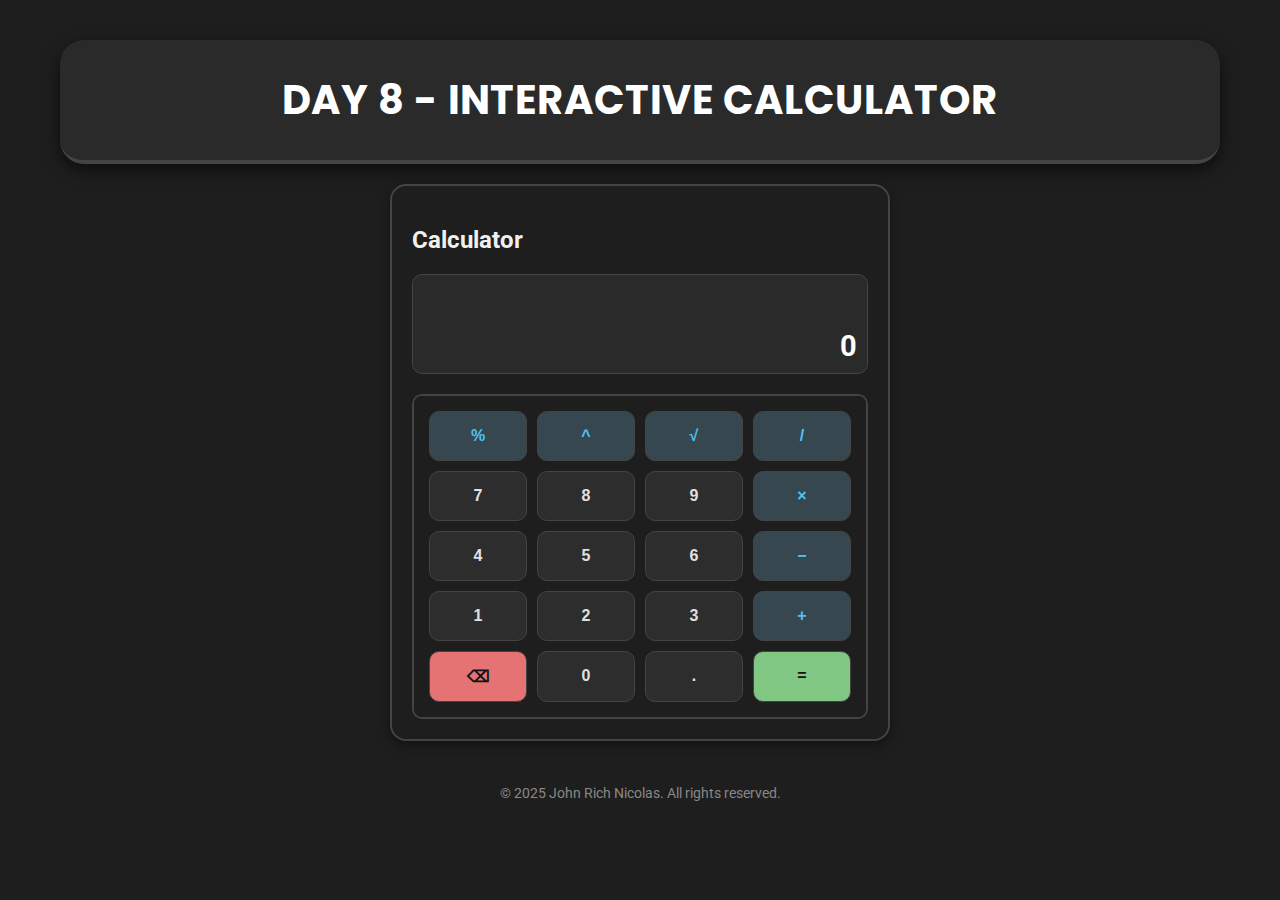
<file: FRONTEND-codes/day8-indiv/index.html>
<!DOCTYPE html>
<html lang="en">
<head>
    <meta charset="UTF-8">
    <meta name="viewport" content="width=device-width, initial-scale=1.0">
    <title>Interactive Calculator</title>
    <link rel="stylesheet" href="style.css">
    <link href="https://fonts.googleapis.com/css2?family=Poppins:wght@400;600&family=Roboto:wght@400;500&display=swap" rel="stylesheet">
</head>
<body>
    <div class="grid-container">
        <header class="main-header">
            <h1>Day 8 - Interactive Calculator</h1>
        </header>

        <div class="main-content">
            <div class="container">
                <h2>Calculator</h2>

                <!-- Output box -->
                <div class="output-box">
                    <div class="history-box" id="historyNum"></div>
                    <div id="result" class="result-box">0</div>
                </div> 

                <!-- Calculator and buttons -->
                <div class="calculator">
                    <div class="button-container">   
                        <!-- Calculator Buttons -->
                        <button class="operator" data-op="%">%</button>
                        <button class="operator" data-op="^">^</button>
                        <button class="operator" data-op="sqrt">√</button>
                        <button class="operator" data-op="/">/</button>

                        <button class="number" data-num="7">7</button>
                        <button class="number" data-num="8">8</button>
                        <button class="number" data-num="9">9</button>
                        <button class="operator" data-op="*">×</button>

                        <button class="number" data-num="4">4</button>
                        <button class="number" data-num="5">5</button>
                        <button class="number" data-num="6">6</button>
                        <button class="operator" data-op="-">−</button>

                        <button class="number" data-num="1">1</button>
                        <button class="number" data-num="2">2</button>
                        <button class="number" data-num="3">3</button>
                        <button class="operator" data-op="+">+</button>

                        <button class="clear" data-action="back">⌫</button>
                        <button class="number" data-num="0">0</button>
                        <button class="number" data-num=".">.</button>
                        <button class="equals" data-action="equal">=</button>
                    </div>
                </div>
            </div>
        </div>

        <footer class="main-footer">
            <p>&copy; 2025 John Rich Nicolas. All rights reserved.</p>
        </footer>
    </div>

    <script src="script.js"></script>
</body>
</html>
</file>
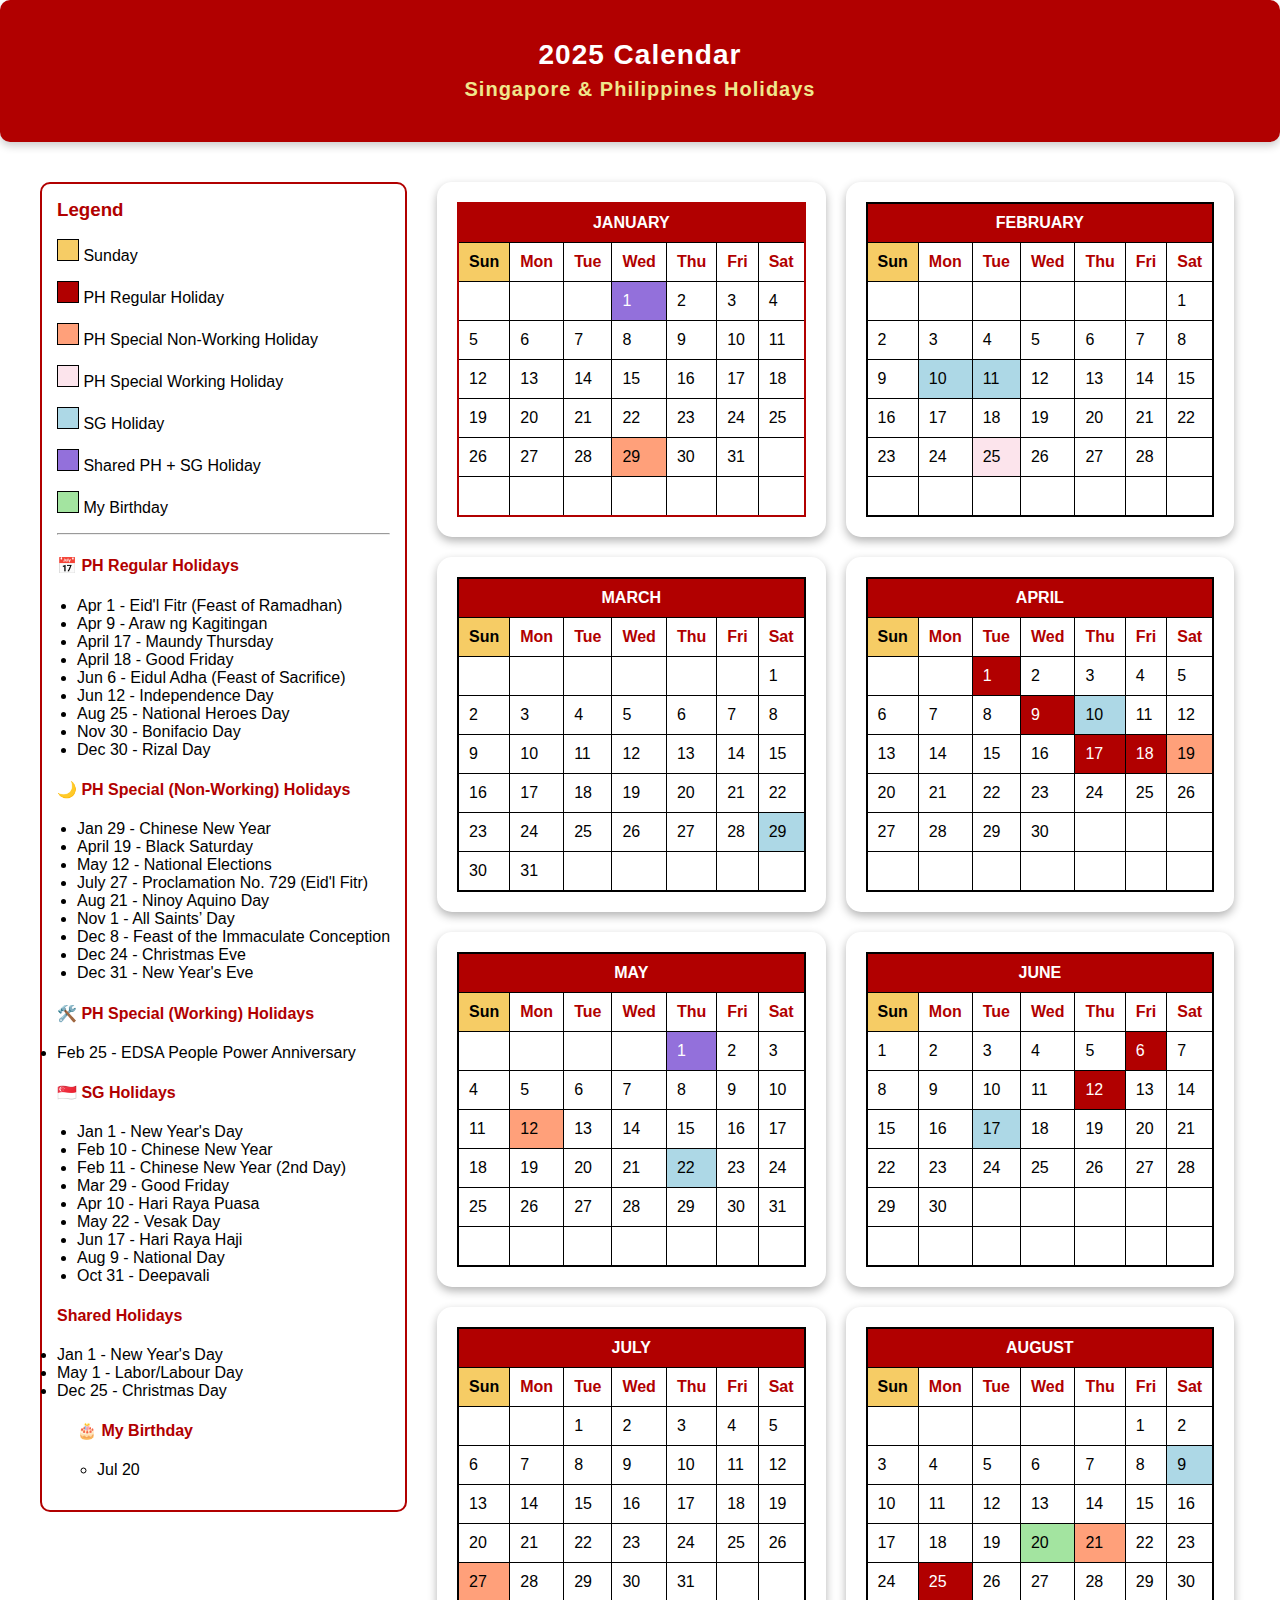
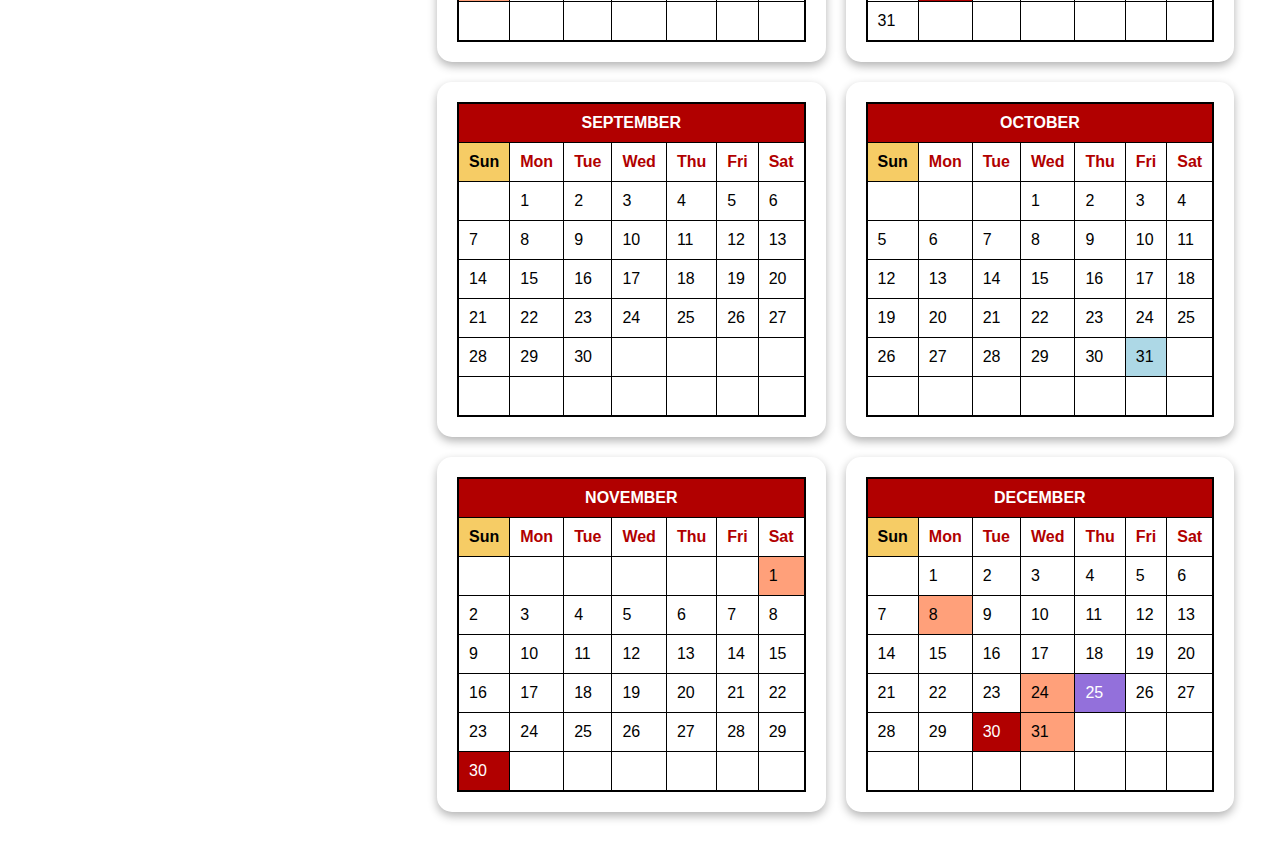
<file: FRONTEND-codes/day1_html_calendar.html>
<!DOCTYPE html>
<html lang="en">
<head>
  <meta charset="UTF-8" />
  <meta name="viewport" content="width=device-width, initial-scale=1.0" />
  <title>2025 Calendar</title>
</head>
<body style="margin: 0; font-family: sans-serif;">

  <header style="background-color: #b10000; padding: 20px; border-radius: 10px; box-shadow: 0 4px 8px rgba(0, 0, 0, 0.2); margin-bottom: 20px;">
  <h1 style="text-align: center; color: white; font-size: 28px; font-family: 'Segoe UI', Tahoma, Geneva, Verdana, sans-serif; letter-spacing: 1px;">
    2025 Calendar <br> <span style="font-size: 20px; color: #f0e68c;">Singapore & Philippines Holidays</span>
  </h1>
</header>

  <main>
    <div style="display: flex; align-items: flex-start; gap: 30px; margin: 40px; flex-wrap: wrap;">

     <!-- LEGEND + HOLIDAY LIST -->
<div style="min-width: 250px; flex-shrink: 0;">
  <div style="border: 2px solid #b10000; padding: 15px; border-radius: 10px;">
    <h3 style="color: #b10000; margin-top: 0;">Legend</h3>

    <p><span style="display:inline-block; width:20px; height:20px; background-color: #f6cc65; border: 1px solid #000;"></span> Sunday</p>
    <p><span style="display:inline-block; width:20px; height:20px; background-color: #b10000; border: 1px solid #000;"></span> PH Regular Holiday</p>
    <p><span style="display:inline-block; width:20px; height:20px; background-color: #ffa07a; border: 1px solid #000;"></span> PH Special Non-Working Holiday</p>
    <p><span style="display:inline-block; width:20px; height:20px; background-color: #fce4ec; border: 1px solid #000;"></span> PH Special Working Holiday</p>
    <p><span style="display:inline-block; width:20px; height:20px; background-color: #add8e6; border: 1px solid #000;"></span> SG Holiday</p>
    <p><span style="display:inline-block; width:20px; height:20px; background-color: #9370DB; border: 1px solid #000;"></span> Shared PH + SG Holiday</p>
    <p><span style="display:inline-block; width:20px; height:20px; background-color: #a3e4a0; border: 1px solid #000;"></span> My Birthday</p>
    

    <hr>

        <h4 style="color: #b10000;">📅 PH Regular Holidays</h4>
        <ul style="padding-left: 20px;">
        <li>Apr 1 - Eid'l Fitr (Feast of Ramadhan)</li>
        <li>Apr 9 - Araw ng Kagitingan</li>
        <li>April 17 - Maundy Thursday</li>
        <li>April 18 - Good Friday</li>
        <li>Jun 6 - Eidul Adha (Feast of Sacrifice)</li>
        <li>Jun 12 - Independence Day</li>
        <li>Aug 25 - National Heroes Day</li>
        <li>Nov 30 - Bonifacio Day</li>
        <li>Dec 30 - Rizal Day</li>
        </ul>

        <h4 style="color: #b10000;">🌙 PH Special (Non-Working) Holidays</h4>
        <ul style="padding-left: 20px;">
        <li>Jan 29 - Chinese New Year</li>
        <li>April 19 - Black Saturday </li>
        <li>May 12 - National Elections </li>
        <li>July 27 - Proclamation No. 729 (Eid'l Fitr)</li>
        <li>Aug 21 - Ninoy Aquino Day</li>
        <li>Nov 1 - All Saints’ Day</li>
        <li>Dec 8 - Feast of the Immaculate Conception</li>
        <li>Dec 24 - Christmas Eve</li>
        <li>Dec 31 - New Year's Eve</li>
        </ul>

        <h4 style="color: #b10000;">🛠️ PH Special (Working) Holidays</h4>
        <li>Feb 25 - EDSA People Power Anniversary</li>
        <ul style="padding-left: 20px;">
        
        </ul>

        <h4 style="color: #b10000;">🇸🇬 SG Holidays</h4>
        <ul style="padding-left: 20px;">
        <li>Jan 1 - New Year's Day</li>
        <li>Feb 10 - Chinese New Year</li>
        <li>Feb 11 - Chinese New Year (2nd Day)</li>
        <li>Mar 29 - Good Friday</li>
        <li>Apr 10 - Hari Raya Puasa</li>
        <li>May 22 - Vesak Day</li>
        <li>Jun 17 - Hari Raya Haji</li>
        <li>Aug 9 - National Day</li>
        <li>Oct 31 - Deepavali</li>
        </ul>


        <h4 style="color: #b10000;">Shared Holidays</h4>
        <li>Jan 1 - New Year's Day</li>
        <li>May 1 - Labor/Labour Day</li>
        <li>Dec 25 - Christmas Day</li>
        <ul style="padding-left: 20px;">

        <h4 style="color: #b10000;">🎂 My Birthday</h4>
        <ul style="padding-left: 20px;">
        <li>Jul 20</li>
        </ul>

        </ul>
    </div>
</div>



      <div style="display: flex; flex-wrap: wrap; gap: 20px; flex: 1; justify-content: flex-start;">
            <!-- JANUARY -->
        <div style="background-color: white; padding: 20px; box-shadow: 0px 4px 10px rgba(0,0,0,0.3); border-radius: 15px; ">
            <table style="border: 2px solid #b10000; border-collapse: collapse;">
            <thead>
                <tr><th colspan="7" style="border: 1px solid black; padding: 10px; text-align: center; background-color: #b10000; color: white;"><strong>JANUARY</strong></th></tr>
                <tr>
                    <th style="border: 1px solid black; padding: 10px; background-color: #f6cc65; color: black;">Sun</th>
                    <th style="border: 1px solid black; padding: 10px; color: #b10000;">Mon</th>
                    <th style="border: 1px solid black; padding: 10px; color: #b10000;">Tue</th>
                    <th style="border: 1px solid black; padding: 10px; color: #b10000;">Wed</th>
                    <th style="border: 1px solid black; padding: 10px; color: #b10000;">Thu</th>
                    <th style="border: 1px solid black; padding: 10px; color: #b10000;">Fri</th>
                    <th style="border: 1px solid black; padding: 10px; color: #b10000;">Sat</th>
                </tr>
            </thead>
            <tbody>
                <tr>
                <td style="border: 1px solid black; padding: 10px;"></td>
                <td style="border: 1px solid black; padding: 10px;"></td>
                <td style="border: 1px solid black; padding: 10px;"></td>
                <td style="border: 1px solid black; padding: 10px; background-color: #9370DB;"><span style ="color:white;">1</span></td>
                <td style="border: 1px solid black; padding: 10px;">2</td>
                <td style="border: 1px solid black; padding: 10px;">3</td>
                <td style="border: 1px solid black; padding: 10px;">4</td>
                
                </tr>
                <tr>
                <td style="border: 1px solid black; padding: 10px;">5</td>
                <td style="border: 1px solid black; padding: 10px;">6</td>
                <td style="border: 1px solid black; padding: 10px;">7</td>
                <td style="border: 1px solid black; padding: 10px;">8</td>
                <td style="border: 1px solid black; padding: 10px;">9</td>
                <td style="border: 1px solid black; padding: 10px;">10</td>
                <td style="border: 1px solid black; padding: 10px;">11</td>
                
                </tr>
                <tr>
                <td style="border: 1px solid black; padding: 10px;">12</td>
                <td style="border: 1px solid black; padding: 10px;">13</td>
                <td style="border: 1px solid black; padding: 10px;">14</td>
                <td style="border: 1px solid black; padding: 10px;">15</td>
                <td style="border: 1px solid black; padding: 10px;">16</td>
                <td style="border: 1px solid black; padding: 10px;">17</td>
                <td style="border: 1px solid black; padding: 10px;">18</td>
                
                </tr>
                <tr>
                    <td style="border: 1px solid black; padding: 10px;">19</td>
                <td style="border: 1px solid black; padding: 10px;">20</td>
                <td style="border: 1px solid black; padding: 10px;">21</td>
                <td style="border: 1px solid black; padding: 10px;">22</td>
                <td style="border: 1px solid black; padding: 10px;">23</td>
                <td style="border: 1px solid black; padding: 10px;">24</td>
                <td style="border: 1px solid black; padding: 10px;">25</td>
                
                </tr>
                <tr>
                    <td style="border: 1px solid black; padding: 10px;">26</td>
                <td style="border: 1px solid black; padding: 10px;">27</td>
                <td style="border: 1px solid black; padding: 10px;">28</td>
                <td style="border: 1px solid black; padding: 10px;background-color: #ffa07a;">29</td>
                <td style="border: 1px solid black; padding: 10px;">30</td>
                <td style="border: 1px solid black; padding: 10px;">31</td>
                <td style="border: 1px solid black; padding: 10px;"></td>
                </tr>
                <tr>
                    <td style="border: 1px solid black; padding: 10px;">&nbsp;</td>
                <td style="border: 1px solid black; padding: 10px;"></td>
                <td style="border: 1px solid black; padding: 10px;"></td>
                <td style="border: 1px solid black; padding: 10px;"></td>
                <td style="border: 1px solid black; padding: 10px;"></td>
                <td style="border: 1px solid black; padding: 10px;"></td>
                <td style="border: 1px solid black; padding: 10px;"></td>
                </tr>
            </tbody>
            </table>
        </div>
            <!-- END OF JANUARY -->

        <!-- FEBRUARY -->
        <div style="background-color: white; padding: 20px; box-shadow: 0px 4px 10px rgba(0,0,0,0.3); border-radius: 15px;">
            <table style="border: 2px solid black; border-collapse: collapse;">
            <thead>
                <tr><th colspan="7" style="border: 1px solid black; padding: 10px; text-align: center; background-color: #b10000; color: white;"><strong>FEBRUARY</strong></th></tr>
                <tr>
                    <th style="border: 1px solid black; padding: 10px; background-color: #f6cc65; color: black;">Sun</th>
                    <th style="border: 1px solid black; padding: 10px; color: #b10000;">Mon</th>
                    <th style="border: 1px solid black; padding: 10px; color: #b10000;">Tue</th>
                    <th style="border: 1px solid black; padding: 10px; color: #b10000;">Wed</th>
                    <th style="border: 1px solid black; padding: 10px; color: #b10000;">Thu</th>
                    <th style="border: 1px solid black; padding: 10px; color: #b10000;">Fri</th>
                    <th style="border: 1px solid black; padding: 10px; color: #b10000;">Sat</th>
                </tr>
            </thead>
            <tbody>
                <tr>
                <td style="border: 1px solid black; padding: 10px;"></td>
                <td style="border: 1px solid black; padding: 10px;"></td>
                <td style="border: 1px solid black; padding: 10px;"></td>
                <td style="border: 1px solid black; padding: 10px;"></td>
                <td style="border: 1px solid black; padding: 10px;"></td>
                <td style="border: 1px solid black; padding: 10px;"></td>
                <td style="border: 1px solid black; padding: 10px;">1</td>
                
                </tr>
                <tr>
                    <td style="border: 1px solid black; padding: 10px;">2</td>
                <td style="border: 1px solid black; padding: 10px;">3</td>
                <td style="border: 1px solid black; padding: 10px;">4</td>
                <td style="border: 1px solid black; padding: 10px;">5</td>
                <td style="border: 1px solid black; padding: 10px;">6</td>
                <td style="border: 1px solid black; padding: 10px;">7</td>
                <td style="border: 1px solid black; padding: 10px;">8</td>
                
                </tr>
                <tr>
                    <td style="border: 1px solid black; padding: 10px;">9</td>
                <td style="border: 1px solid black; padding: 10px;background-color: #add8e6;">10</td>
                <td style="border: 1px solid black; padding: 10px; background-color: #add8e6;">11</td>
                <td style="border: 1px solid black; padding: 10px;">12</td>
                <td style="border: 1px solid black; padding: 10px;">13</td>
                <td style="border: 1px solid black; padding: 10px;">14</td>
                <td style="border: 1px solid black; padding: 10px;">15</td>
                
                </tr>
                <tr>
                    <td style="border: 1px solid black; padding: 10px;">16</td>
                <td style="border: 1px solid black; padding: 10px;">17</td>
                <td style="border: 1px solid black; padding: 10px;">18</td>
                <td style="border: 1px solid black; padding: 10px;">19</td>
                <td style="border: 1px solid black; padding: 10px;">20</td>
                <td style="border: 1px solid black; padding: 10px;">21</td>
                <td style="border: 1px solid black; padding: 10px;">22</td>
                
                </tr>
                <tr>
                    <td style="border: 1px solid black; padding: 10px;">23</td>
                <td style="border: 1px solid black; padding: 10px;">24</td>
                <td style="border: 1px solid black; padding: 10px; background-color: #fce4ec;">25</td>
                <td style="border: 1px solid black; padding: 10px;">26</td>
                <td style="border: 1px solid black; padding: 10px;">27</td>
                <td style="border: 1px solid black; padding: 10px;">28</td>
                <td style="border: 1px solid black; padding: 10px;"></td>
                </tr>
                <tr>
                    <td style="border: 1px solid black; padding: 10px;">&nbsp;</td>
                <td style="border: 1px solid black; padding: 10px;"></td>
                <td style="border: 1px solid black; padding: 10px;"></td>
                <td style="border: 1px solid black; padding: 10px;"></td>
                <td style="border: 1px solid black; padding: 10px;"></td>
                <td style="border: 1px solid black; padding: 10px;"></td>
                <td style="border: 1px solid black; padding: 10px;"></td>
                </tr>
                
            </tbody>
            </table>
        </div>
            <!-- END OF FEBRUARY -->

        <!-- MARCH -->
        <div style="background-color: white; padding: 20px; box-shadow: 0px 4px 10px rgba(0,0,0,0.3); border-radius: 15px;">
            <table style="border: 2px solid black; border-collapse: collapse;">
            <thead>
                <tr><th colspan="7" style="border: 1px solid black; padding: 10px; text-align: center; background-color: #b10000; color: white;"><strong>MARCH</strong></th></tr>
                <tr>
                    <th style="border: 1px solid black; padding: 10px; background-color: #f6cc65; color: black;">Sun</th>
                    <th style="border: 1px solid black; padding: 10px; color: #b10000;">Mon</th>
                    <th style="border: 1px solid black; padding: 10px; color: #b10000;">Tue</th>
                    <th style="border: 1px solid black; padding: 10px; color: #b10000;">Wed</th>
                    <th style="border: 1px solid black; padding: 10px; color: #b10000;">Thu</th>
                    <th style="border: 1px solid black; padding: 10px; color: #b10000;">Fri</th>
                    <th style="border: 1px solid black; padding: 10px; color: #b10000;">Sat</th>
                </tr>
            </thead>
            <tbody>
                <tr>
                <td style="border: 1px solid black; padding: 10px;"></td>
                <td style="border: 1px solid black; padding: 10px;"></td>
                <td style="border: 1px solid black; padding: 10px;"></td>
                <td style="border: 1px solid black; padding: 10px;"></td>
                <td style="border: 1px solid black; padding: 10px;"></td>
                <td style="border: 1px solid black; padding: 10px;"></td>
                <td style="border: 1px solid black; padding: 10px;">1</td>
                
                </tr>
                <tr>
                    <td style="border: 1px solid black; padding: 10px;">2</td>
                <td style="border: 1px solid black; padding: 10px;">3</td>
                <td style="border: 1px solid black; padding: 10px;">4</td>
                <td style="border: 1px solid black; padding: 10px;">5</td>
                <td style="border: 1px solid black; padding: 10px;">6</td>
                <td style="border: 1px solid black; padding: 10px;">7</td>
                <td style="border: 1px solid black; padding: 10px;">8</td>
                
                </tr>
                <tr>
                    <td style="border: 1px solid black; padding: 10px;">9</td>
                <td style="border: 1px solid black; padding: 10px;">10</td>
                <td style="border: 1px solid black; padding: 10px;">11</td>
                <td style="border: 1px solid black; padding: 10px;">12</td>
                <td style="border: 1px solid black; padding: 10px;">13</td>
                <td style="border: 1px solid black; padding: 10px;">14</td>
                <td style="border: 1px solid black; padding: 10px;">15</td>
                
                </tr>
                <tr>
                    <td style="border: 1px solid black; padding: 10px;">16</td>
                <td style="border: 1px solid black; padding: 10px;">17</td>
                <td style="border: 1px solid black; padding: 10px;">18</td>
                <td style="border: 1px solid black; padding: 10px;">19</td>
                <td style="border: 1px solid black; padding: 10px;">20</td>
                <td style="border: 1px solid black; padding: 10px;">21</td>
                <td style="border: 1px solid black; padding: 10px;">22</td>
                
                </tr>
                <tr>
                    <td style="border: 1px solid black; padding: 10px;">23</td>
                <td style="border: 1px solid black; padding: 10px;">24</td>
                <td style="border: 1px solid black; padding: 10px;">25</td>
                <td style="border: 1px solid black; padding: 10px;">26</td>
                <td style="border: 1px solid black; padding: 10px;">27</td>
                <td style="border: 1px solid black; padding: 10px;">28</td>
                <td style="border: 1px solid black; padding: 10px; background-color: #add8e6;">29</td>
                </tr>
                <tr>
                    <td style="border: 1px solid black; padding: 10px;">30</td>
                <td style="border: 1px solid black; padding: 10px;">31</td>
                <td style="border: 1px solid black; padding: 10px;"></td>
                <td style="border: 1px solid black; padding: 10px;"></td>
                <td style="border: 1px solid black; padding: 10px;"></td>
                <td style="border: 1px solid black; padding: 10px;"></td>
                <td style="border: 1px solid black; padding: 10px;"></td>
                </tr>
            </tbody>
            </table>
        </div>
            <!-- END OF MARCH -->
            <!-- APRIL -->
            <div style="background-color: white; padding: 20px; box-shadow: 0px 4px 10px rgba(0,0,0,0.3); border-radius: 15px;">
            <table style="border: 2px solid black; border-collapse: collapse;">
            <thead>
                <tr><th colspan="7" style="border: 1px solid black; padding: 10px; text-align: center; background-color: #b10000; color: white;"><strong>APRIL</strong></th></tr>
                <tr>
                    <th style="border: 1px solid black; padding: 10px; background-color: #f6cc65; color: black;">Sun</th>
                    <th style="border: 1px solid black; padding: 10px; color: #b10000;">Mon</th>
                    <th style="border: 1px solid black; padding: 10px; color: #b10000;">Tue</th>
                    <th style="border: 1px solid black; padding: 10px; color: #b10000;">Wed</th>
                    <th style="border: 1px solid black; padding: 10px; color: #b10000;">Thu</th>
                    <th style="border: 1px solid black; padding: 10px; color: #b10000;">Fri</th>
                    <th style="border: 1px solid black; padding: 10px; color: #b10000;">Sat</th>
                </tr>
            </thead>
            <tbody>
                <tr>
            
                <td style="border: 1px solid black; padding: 10px;"></td>
                <td style="border: 1px solid black; padding: 10px;"></td>
                <td style="border: 1px solid black; padding: 10px;background-color: #b10000;"><span style="color: white;">1</span></td>
                <td style="border: 1px solid black; padding: 10px;">2</td>
                <td style="border: 1px solid black; padding: 10px;">3</td>
                <td style="border: 1px solid black; padding: 10px;">4</td>
                <td style="border: 1px solid black; padding: 10px;">5</td>
                </tr>
                <tr>  
                <td style="border: 1px solid black; padding: 10px;">6</td>
                <td style="border: 1px solid black; padding: 10px;">7</td>
                <td style="border: 1px solid black; padding: 10px;">8</td>
                <td style="border: 1px solid black; padding: 10px; background-color: #b10000;"><span style="color: white;">9</span></td>
                <td style="border: 1px solid black; padding: 10px;background-color: #add8e6;">10</td>
                <td style="border: 1px solid black; padding: 10px;">11</td>
                <td style="border: 1px solid black; padding: 10px;">12</td>
                </tr>
                <tr>
                    
                <td style="border: 1px solid black; padding: 10px;">13</td>
                <td style="border: 1px solid black; padding: 10px;">14</td>
                <td style="border: 1px solid black; padding: 10px;">15</td>
                    <td style="border: 1px solid black; padding: 10px;">16</td>
                <td style="border: 1px solid black; padding: 10px; background-color: #b10000;"><span style="color: white;">17</span></td>
                <td style="border: 1px solid black; padding: 10px; background-color: #b10000;"><span style="color: white;">18</span></td>
                <td style="border: 1px solid black; padding: 10px;background-color: #ffa07a;">19</td>

                </tr>
                <tr>
                <td style="border: 1px solid black; padding: 10px;">20</td>
                <td style="border: 1px solid black; padding: 10px;">21</td>
                <td style="border: 1px solid black; padding: 10px;">22</td>
                <td style="border: 1px solid black; padding: 10px;">23</td>
                <td style="border: 1px solid black; padding: 10px;">24</td>
                <td style="border: 1px solid black; padding: 10px;">25</td>
                <td style="border: 1px solid black; padding: 10px;">26</td>
                </tr>
                <tr>
                <td style="border: 1px solid black; padding: 10px;">27</td>
                <td style="border: 1px solid black; padding: 10px;">28</td>
                <td style="border: 1px solid black; padding: 10px;">29</td>
                <td style="border: 1px solid black; padding: 10px;">30</td>
                <td style="border: 1px solid black; padding: 10px;"></td>
                <td style="border: 1px solid black; padding: 10px;"></td>
                </tr>
                <tr>
                    <td style="border: 1px solid black; padding: 10px;">&nbsp;</td>
                <td style="border: 1px solid black; padding: 10px;"></td>
                <td style="border: 1px solid black; padding: 10px;"></td>
                <td style="border: 1px solid black; padding: 10px;"></td>
                <td style="border: 1px solid black; padding: 10px;"></td>
                <td style="border: 1px solid black; padding: 10px;"></td>
                <td style="border: 1px solid black; padding: 10px;"></td>
                </tr>
            </tbody>
            </table>
        </div>  <!-- END OF APRIL -->
            <!-- MAY -->
            <div style="background-color: white; padding: 20px; box-shadow: 0px 4px 10px rgba(0,0,0,0.3); border-radius: 15px;">
            <table style="border: 2px solid black; border-collapse: collapse;">
            <thead>
                <tr><th colspan="7" style="border: 1px solid black; padding: 10px; text-align: center; background-color: #b10000; color: white;"><strong>MAY</strong></th></tr>
                <tr>
                    <th style="border: 1px solid black; padding: 10px; background-color: #f6cc65; color: black;">Sun</th>
                    <th style="border: 1px solid black; padding: 10px; color: #b10000;">Mon</th>
                    <th style="border: 1px solid black; padding: 10px; color: #b10000;">Tue</th>
                    <th style="border: 1px solid black; padding: 10px; color: #b10000;">Wed</th>
                    <th style="border: 1px solid black; padding: 10px; color: #b10000;">Thu</th>
                    <th style="border: 1px solid black; padding: 10px; color: #b10000;">Fri</th>
                    <th style="border: 1px solid black; padding: 10px; color: #b10000;">Sat</th>
                </tr>
            </thead>
            <tbody>
                <tr>
                <td style="border: 1px solid black; padding: 10px;"></td>
                <td style="border: 1px solid black; padding: 10px;"></td>
                <td style="border: 1px solid black; padding: 10px;"></td>
                <td style="border: 1px solid black; padding: 10px;"></td>
                <td style="border: 1px solid black; padding: 10px;background-color: #9370DB;"><span style="color: white";>1</span></td>
                <td style="border: 1px solid black; padding: 10px;">2</td>
                <td style="border: 1px solid black; padding: 10px;">3</td>
                
                </tr>
                <tr>
                <td style="border: 1px solid black; padding: 10px;">4</td>
                <td style="border: 1px solid black; padding: 10px;">5</td>
                <td style="border: 1px solid black; padding: 10px;">6</td>
                <td style="border: 1px solid black; padding: 10px;">7</td>
                <td style="border: 1px solid black; padding: 10px;">8</td>
                <td style="border: 1px solid black; padding: 10px;">9</td>
                <td style="border: 1px solid black; padding: 10px;">10</td>
                
                </tr>
                <tr>
                    
                <td style="border: 1px solid black; padding: 10px;">11</td>
                <td style="border: 1px solid black; padding: 10px;background-color: #ffa07a;">12</td>
                <td style="border: 1px solid black; padding: 10px;">13</td>
                <td style="border: 1px solid black; padding: 10px;">14</td>
                <td style="border: 1px solid black; padding: 10px;">15</td>
                <td style="border: 1px solid black; padding: 10px;">16</td>
                <td style="border: 1px solid black; padding: 10px;">17</td>
                
                </tr>
                <tr>
                    
                <td style="border: 1px solid black; padding: 10px;">18</td>
                <td style="border: 1px solid black; padding: 10px;">19</td>
                <td style="border: 1px solid black; padding: 10px;">20</td>
                <td style="border: 1px solid black; padding: 10px;">21</td>
                <td style="border: 1px solid black; padding: 10px;background-color: #add8e6;">22</td>
                <td style="border: 1px solid black; padding: 10px;">23</td>
                <td style="border: 1px solid black; padding: 10px;">24</td>
                
                </tr>
                <tr>
                    
                <td style="border: 1px solid black; padding: 10px;">25</td>
                <td style="border: 1px solid black; padding: 10px;">26</td>
                <td style="border: 1px solid black; padding: 10px;">27</td>
                <td style="border: 1px solid black; padding: 10px;">28</td>
                <td style="border: 1px solid black; padding: 10px;">29</td>
                <td style="border: 1px solid black; padding: 10px;">30</td>
                <td style="border: 1px solid black; padding: 10px;">31</td>
                </tr>
                <tr>
                    
                <td style="border: 1px solid black; padding: 10px;">&nbsp;</td>
                <td style="border: 1px solid black; padding: 10px;"></td>
                <td style="border: 1px solid black; padding: 10px;"></td>
                <td style="border: 1px solid black; padding: 10px;"></td>
                <td style="border: 1px solid black; padding: 10px;"></td>
                <td style="border: 1px solid black; padding: 10px;"></td>
                <td style="border: 1px solid black; padding: 10px;"></td>
                </tr>
            </tbody>
            </table>
        </div><!--END OF MAY-->
            <!-- JUNE -->
            <div style="background-color: white; padding: 20px; box-shadow: 0px 4px 10px rgba(0,0,0,0.3); border-radius: 15px;">
            <table style="border: 2px solid black; border-collapse: collapse;">
            <thead>
                <tr><th colspan="7" style="border: 1px solid black; padding: 10px; text-align: center; background-color: #b10000; color: white;"><strong>JUNE</strong></th></tr>
                <tr>
                    <th style="border: 1px solid black; padding: 10px; background-color: #f6cc65; color: black;">Sun</th>
                    <th style="border: 1px solid black; padding: 10px; color: #b10000;">Mon</th>
                    <th style="border: 1px solid black; padding: 10px; color: #b10000;">Tue</th>
                    <th style="border: 1px solid black; padding: 10px; color: #b10000;">Wed</th>
                    <th style="border: 1px solid black; padding: 10px; color: #b10000;">Thu</th>
                    <th style="border: 1px solid black; padding: 10px; color: #b10000;">Fri</th>
                    <th style="border: 1px solid black; padding: 10px; color: #b10000;">Sat</th>
                </tr>
            </thead>
            <tbody>
                <tr></tr>
                <td style="border: 1px solid black; padding: 10px;">1</td>
                <td style="border: 1px solid black; padding: 10px;">2</td>
                <td style="border: 1px solid black; padding: 10px;">3</td>
                <td style="border: 1px solid black; padding: 10px;">4</td>
                <td style="border: 1px solid black; padding: 10px;">5</td>
                <td style="border: 1px solid black; padding: 10px;background-color: #b10000;"><span style="color: white;">6</span></td>
                <td style="border: 1px solid black; padding: 10px;">7</td>
                </tr>
                <tr>
                <td style="border: 1px solid black; padding: 10px;">8</td>
                <td style="border: 1px solid black; padding: 10px;">9</td>
                <td style="border: 1px solid black; padding: 10px;">10</td>
                <td style="border: 1px solid black; padding: 10px;">11</td>
                <td style="border: 1px solid black; padding: 10px;background-color: #b10000;"><span style="color: white;">12</span></td>
                <td style="border: 1px solid black; padding: 10px;">13</td>
                <td style="border: 1px solid black; padding: 10px;">14</td>
                </tr>
                <tr>
                <td style="border: 1px solid black; padding: 10px;">15</td>
                <td style="border: 1px solid black; padding: 10px;">16</td>
                    <td style="border: 1px solid black; padding: 10px;background-color: #add8e6;">17</td>
                    <td style="border: 1px solid black; padding: 10px;">18</td>
                    <td style="border: 1px solid black; padding: 10px;">19</td>
                    <td style="border: 1px solid black; padding: 10px;">20</td>
                    <td style="border: 1px solid black; padding: 10px;">21</td>
                </tr>
                <tr>
                    <td style="border: 1px solid black; padding: 10px;">22</td>
                <td style="border: 1px solid black; padding: 10px;">23</td>
                <td style="border: 1px solid black; padding: 10px;">24</td>
                <td style="border: 1px solid black; padding: 10px;">25</td>
                <td style="border: 1px solid black; padding: 10px;">26</td>
                <td style="border: 1px solid black; padding: 10px;">27</td>
                <td style="border: 1px solid black; padding: 10px;">28</td>

                </tr>
                <tr>
                    <td style="border: 1px solid black; padding: 10px;">29</td>
                <td style="border: 1px solid black; padding: 10px;">30</td>
                <td style="border: 1px solid black; padding: 10px;"></td>
                <td style="border: 1px solid black; padding: 10px;"></td>
                <td style="border: 1px solid black; padding: 10px;"></td>
                <td style="border: 1px solid black; padding: 10px;"></td>
                <td style="border: 1px solid black; padding: 10px;"></td>
                </tr>
                <tr>
                    <td style="border: 1px solid black; padding: 10px;">&nbsp;</td>
                <td style="border: 1px solid black; padding: 10px;"></td>
                <td style="border: 1px solid black; padding: 10px;"></td>
                <td style="border: 1px solid black; padding: 10px;"></td>
                <td style="border: 1px solid black; padding: 10px;"></td>
                <td style="border: 1px solid black; padding: 10px;"></td>
                <td style="border: 1px solid black; padding: 10px;"></td>
                </tr>
            </tbody>
            </table>
        </div><!--END OF JUNE--> 

        <!-- JULY -->
            <div style="background-color: white; padding: 20px; box-shadow: 0px 4px 10px rgba(0,0,0,0.3); border-radius: 15px;">
            <table style="border: 2px solid black; border-collapse: collapse;">
            <thead>
                <tr><th colspan="7" style="border: 1px solid black; padding: 10px; text-align: center; background-color: #b10000; color: white;"><strong>JULY</strong></th></tr>
                <tr>
                    <th style="border: 1px solid black; padding: 10px; background-color: #f6cc65; color: black;">Sun</th>
                    <th style="border: 1px solid black; padding: 10px; color: #b10000;">Mon</th>
                    <th style="border: 1px solid black; padding: 10px; color: #b10000;">Tue</th>
                    <th style="border: 1px solid black; padding: 10px; color: #b10000;">Wed</th>
                    <th style="border: 1px solid black; padding: 10px; color: #b10000;">Thu</th>
                    <th style="border: 1px solid black; padding: 10px; color: #b10000;">Fri</th>
                    <th style="border: 1px solid black; padding: 10px; color: #b10000;">Sat</th>
                </tr>
            </thead>
            <tbody>
                <tr></tr>
                <td style="border: 1px solid black; padding: 10px;"></td>
                <td style="border: 1px solid black; padding: 10px;"></td>
                <td style="border: 1px solid black; padding: 10px;">1</td>
                <td style="border: 1px solid black; padding: 10px;">2</td>
                <td style="border: 1px solid black; padding: 10px;">3</td>
                <td style="border: 1px solid black; padding: 10px;">4</td>
                <td style="border: 1px solid black; padding: 10px;">5</td>
                
                </tr>
                <tr>
                    <td style="border: 1px solid black; padding: 10px;">6</td>
                <td style="border: 1px solid black; padding: 10px;">7</td>
                <td style="border: 1px solid black; padding: 10px;">8</td>
                <td style="border: 1px solid black; padding: 10px;">9</td>
                <td style="border: 1px solid black; padding: 10px;">10</td>
                <td style="border: 1px solid black; padding: 10px;">11</td>
                <td style="border: 1px solid black; padding: 10px;">12</td>
                
                </tr>
                <tr>
                    <td style="border: 1px solid black; padding: 10px;">13</td>
                <td style="border: 1px solid black; padding: 10px;">14</td>
                <td style="border: 1px solid black; padding: 10px;">15</td>
                <td style="border: 1px solid black; padding: 10px;">16</td>
                    <td style="border: 1px solid black; padding: 10px;">17</td>
                    <td style="border: 1px solid black; padding: 10px;">18</td>
                    <td style="border: 1px solid black; padding: 10px;">19</td>
                    
                </tr>
                <tr>
                    <td style="border: 1px solid black; padding: 10px;">20</td>
                    <td style="border: 1px solid black; padding: 10px;">21</td>
                    <td style="border: 1px solid black; padding: 10px;">22</td>
                <td style="border: 1px solid black; padding: 10px;">23</td>
                <td style="border: 1px solid black; padding: 10px;">24</td>
                <td style="border: 1px solid black; padding: 10px;">25</td>
                <td style="border: 1px solid black; padding: 10px;">26</td>
                

                </tr>
                <tr>
                    <td style="border: 1px solid black; padding: 10px;background-color: #ffa07a;">27</td>
                    <td style="border: 1px solid black; padding: 10px;">28</td>
                    <td style="border: 1px solid black; padding: 10px;">29</td>
                    <td style="border: 1px solid black; padding: 10px;">30</td>
                    <td style="border: 1px solid black; padding: 10px;">31</td>
                    <td style="border: 1px solid black; padding: 10px;"></td>
                
                </tr>
                <tr>
                    <td style="border: 1px solid black; padding: 10px;">&nbsp;</td>
                <td style="border: 1px solid black; padding: 10px;"></td>
                <td style="border: 1px solid black; padding: 10px;"></td>
                <td style="border: 1px solid black; padding: 10px;"></td>
                <td style="border: 1px solid black; padding: 10px;"></td>
                <td style="border: 1px solid black; padding: 10px;"></td>
                <td style="border: 1px solid black; padding: 10px;"></td>
                </tr>
            </tbody>
            </table>
        </div><!--END OF JULY--> 

        <!-- AUGUST -->
            <div style="background-color: white; padding: 20px; box-shadow: 0px 4px 10px rgba(0,0,0,0.3); border-radius: 15px;">
            <table style="border: 2px solid black; border-collapse: collapse;">
            <thead>
                <tr><th colspan="7" style="border: 1px solid black; padding: 10px; text-align: center; background-color: #b10000; color: white;"><strong>AUGUST</strong></th></tr>
                <tr>
                    <th style="border: 1px solid black; padding: 10px; background-color: #f6cc65; color: black;">Sun</th>
                    <th style="border: 1px solid black; padding: 10px; color: #b10000;">Mon</th>
                    <th style="border: 1px solid black; padding: 10px; color: #b10000;">Tue</th>
                    <th style="border: 1px solid black; padding: 10px; color: #b10000;">Wed</th>
                    <th style="border: 1px solid black; padding: 10px; color: #b10000;">Thu</th>
                    <th style="border: 1px solid black; padding: 10px; color: #b10000;">Fri</th>
                    <th style="border: 1px solid black; padding: 10px; color: #b10000;">Sat</th>
                </tr>
            </thead>
            <tbody>
                <tr></tr>
                <td style="border: 1px solid black; padding: 10px;"></td>
                <td style="border: 1px solid black; padding: 10px;"></td>
                <td style="border: 1px solid black; padding: 10px;"></td>
                <td style="border: 1px solid black; padding: 10px;"></td>
                <td style="border: 1px solid black; padding: 10px;"></td>
                <td style="border: 1px solid black; padding: 10px;">1</td>
                <td style="border: 1px solid black; padding: 10px;">2</td>
                
                
                
                </tr>
                <tr>
                    <td style="border: 1px solid black; padding: 10px;">3</td>
                    <td style="border: 1px solid black; padding: 10px;">4</td>
                <td style="border: 1px solid black; padding: 10px;">5</td>
                    <td style="border: 1px solid black; padding: 10px;">6</td>
                <td style="border: 1px solid black; padding: 10px;">7</td>
                <td style="border: 1px solid black; padding: 10px;">8</td>
                <td style="border: 1px solid black; padding: 10px;background-color: #add8e6;">9</td>
                </tr>
                <tr>
                    <td style="border: 1px solid black; padding: 10px;">10</td>
                    <td style="border: 1px solid black; padding: 10px;">11</td>
                <td style="border: 1px solid black; padding: 10px;">12</td>
                    <td style="border: 1px solid black; padding: 10px;">13</td>
                <td style="border: 1px solid black; padding: 10px;">14</td>
                <td style="border: 1px solid black; padding: 10px;">15</td>
                <td style="border: 1px solid black; padding: 10px;">16</td>

                </tr>
                <tr>
                    <td style="border: 1px solid black; padding: 10px;">17</td>
                    <td style="border: 1px solid black; padding: 10px;">18</td>
                    <td style="border: 1px solid black; padding: 10px;">19</td>
                    <td style="border: 1px solid black; padding: 10px;background-color: #a3e4a0;">20</td>
                    <td style="border: 1px solid black; padding: 10px; background-color: #ffa07a;">21</td>
                    <td style="border: 1px solid black; padding: 10px;">22</td>
                <td style="border: 1px solid black; padding: 10px;">23</td>
                </tr>
                <tr>
                    <td style="border: 1px solid black; padding: 10px;">24</td>
                    <td style="border: 1px solid black; padding: 10px;background-color: #b10000;"><span style="color: white;">25</span></td>
                    <td style="border: 1px solid black; padding: 10px;">26</td>
                    <td style="border: 1px solid black; padding: 10px;">27</td>
                    <td style="border: 1px solid black; padding: 10px;">28</td>
                    <td style="border: 1px solid black; padding: 10px;">29</td>
                    <td style="border: 1px solid black; padding: 10px;">30</td>
                </tr>
                <tr>
                    <td style="border: 1px solid black; padding: 10px;">31</td>
                <td style="border: 1px solid black; padding: 10px;"></td>
                <td style="border: 1px solid black; padding: 10px;"></td>
                <td style="border: 1px solid black; padding: 10px;"></td>
                <td style="border: 1px solid black; padding: 10px;"></td>
                <td style="border: 1px solid black; padding: 10px;"></td>
                <td style="border: 1px solid black; padding: 10px;"></td>
                </tr>
            </tbody>
            </table>
        </div><!--END OF AUGUST--> 

        <!-- SEPTEMBER -->
            <div style="background-color: white; padding: 20px; box-shadow: 0px 4px 10px rgba(0,0,0,0.3); border-radius: 15px;">
            <table style="border: 2px solid black; border-collapse: collapse;">
            <thead>
                <tr><th colspan="7" style="border: 1px solid black; padding: 10px; text-align: center; background-color: #b10000; color: white;"><strong>SEPTEMBER</strong></th></tr>
                <tr>
                    <th style="border: 1px solid black; padding: 10px; background-color: #f6cc65; color: black;">Sun</th>
                    <th style="border: 1px solid black; padding: 10px; color: #b10000;">Mon</th>
                    <th style="border: 1px solid black; padding: 10px; color: #b10000;">Tue</th>
                    <th style="border: 1px solid black; padding: 10px; color: #b10000;">Wed</th>
                    <th style="border: 1px solid black; padding: 10px; color: #b10000;">Thu</th>
                    <th style="border: 1px solid black; padding: 10px; color: #b10000;">Fri</th>
                    <th style="border: 1px solid black; padding: 10px; color: #b10000;">Sat</th>
                </tr>
            </thead>
            <tbody>
                <tr></tr>
                <td style="border: 1px solid black; padding: 10px;"></td>
                <td style="border: 1px solid black; padding: 10px;">1</td>
                <td style="border: 1px solid black; padding: 10px;">2</td>
                <td style="border: 1px solid black; padding: 10px;">3</td>
                <td style="border: 1px solid black; padding: 10px;">4</td>
                <td style="border: 1px solid black; padding: 10px;">5</td>
                <td style="border: 1px solid black; padding: 10px;">6</td>
                </tr>
                <tr>
                <td style="border: 1px solid black; padding: 10px;">7</td>
                <td style="border: 1px solid black; padding: 10px;">8</td>
                <td style="border: 1px solid black; padding: 10px;">9</td>
                <td style="border: 1px solid black; padding: 10px;">10</td>
                <td style="border: 1px solid black; padding: 10px;">11</td>
                <td style="border: 1px solid black; padding: 10px;">12</td>
                    <td style="border: 1px solid black; padding: 10px;">13</td>
                </tr>
                <tr>
                    
                <td style="border: 1px solid black; padding: 10px;">14</td>
                <td style="border: 1px solid black; padding: 10px;">15</td>
                <td style="border: 1px solid black; padding: 10px;">16</td>
                    <td style="border: 1px solid black; padding: 10px;">17</td>
                    <td style="border: 1px solid black; padding: 10px;">18</td>
                    <td style="border: 1px solid black; padding: 10px;">19</td>
                    <td style="border: 1px solid black; padding: 10px;">20</td>
                </tr>
                <tr>
                    <td style="border: 1px solid black; padding: 10px;">21</td>
                    <td style="border: 1px solid black; padding: 10px;">22</td>
                <td style="border: 1px solid black; padding: 10px;">23</td>
                <td style="border: 1px solid black; padding: 10px;">24</td>
                <td style="border: 1px solid black; padding: 10px;">25</td>
                <td style="border: 1px solid black; padding: 10px;">26</td>
                    <td style="border: 1px solid black; padding: 10px;">27</td>
                </tr>
                <tr>
                <td style="border: 1px solid black; padding: 10px;">28</td>
                    <td style="border: 1px solid black; padding: 10px;">29</td>
                <td style="border: 1px solid black; padding: 10px;">30</td>
                    <td style="border: 1px solid black; padding: 10px;">&nbsp;</td>
                <td style="border: 1px solid black; padding: 10px;"></td>
                <td style="border: 1px solid black; padding: 10px;"></td>
            <td style="border: 1px solid black; padding: 10px;"></td>
                
                </tr>
                <tr>
                <td style="border: 1px solid black; padding: 10px;">&nbsp;</td>
                <td style="border: 1px solid black; padding: 10px;"></td>
                <td style="border: 1px solid black; padding: 10px;"></td>
                <td style="border: 1px solid black; padding: 10px;"></td>
                <td style="border: 1px solid black; padding: 10px;"></td>
                <td style="border: 1px solid black; padding: 10px;"></td>
                <td style="border: 1px solid black; padding: 10px;"></td>
                </tr>
            </tbody>
            </table>
        </div><!--END OF SEPTEMBER--> 

        <!-- OCTORBER -->
            <div style="background-color: white; padding: 20px; box-shadow: 0px 4px 10px rgba(0,0,0,0.3); border-radius: 15px;">
            <table style="border: 2px solid black; border-collapse: collapse;">
            <thead>
                <tr><th colspan="7" style="border: 1px solid black; padding: 10px; text-align: center; background-color: #b10000; color: white;"><strong>OCTOBER</strong></th></tr>
                <tr>
                    <th style="border: 1px solid black; padding: 10px; background-color: #f6cc65; color: black;">Sun</th>
                    <th style="border: 1px solid black; padding: 10px; color: #b10000;">Mon</th>
                    <th style="border: 1px solid black; padding: 10px; color: #b10000;">Tue</th>
                    <th style="border: 1px solid black; padding: 10px; color: #b10000;">Wed</th>
                    <th style="border: 1px solid black; padding: 10px; color: #b10000;">Thu</th>
                    <th style="border: 1px solid black; padding: 10px; color: #b10000;">Fri</th>
                    <th style="border: 1px solid black; padding: 10px; color: #b10000;">Sat</th>
                </tr>
            </thead>
            <tbody>
                <tr></tr>
                <td style="border: 1px solid black; padding: 10px;"></td>
                <td style="border: 1px solid black; padding: 10px;"></td>
                <td style="border: 1px solid black; padding: 10px;"></td>
                <td style="border: 1px solid black; padding: 10px;">1</td>
                <td style="border: 1px solid black; padding: 10px;">2</td>
                <td style="border: 1px solid black; padding: 10px;">3</td>
                <td style="border: 1px solid black; padding: 10px;">4</td>
                </tr>
                <tr>
                    <td style="border: 1px solid black; padding: 10px;">5</td>
                    <td style="border: 1px solid black; padding: 10px;">6</td>
                <td style="border: 1px solid black; padding: 10px;">7</td>
                <td style="border: 1px solid black; padding: 10px;">8</td>
                <td style="border: 1px solid black; padding: 10px;">9</td>
                <td style="border: 1px solid black; padding: 10px;">10</td>
                <td style="border: 1px solid black; padding: 10px;">11</td>
                </tr>
                <tr>
                    <td style="border: 1px solid black; padding: 10px;">12</td>
                    <td style="border: 1px solid black; padding: 10px;">13</td>
                <td style="border: 1px solid black; padding: 10px;">14</td>
                <td style="border: 1px solid black; padding: 10px;">15</td>
                <td style="border: 1px solid black; padding: 10px;">16</td>
                    <td style="border: 1px solid black; padding: 10px;">17</td>
                    <td style="border: 1px solid black; padding: 10px;">18</td>
                </tr>
                <tr>
                    <td style="border: 1px solid black; padding: 10px;">19</td>
                    <td style="border: 1px solid black; padding: 10px;">20</td>
                    <td style="border: 1px solid black; padding: 10px;">21</td>
                    <td style="border: 1px solid black; padding: 10px;">22</td>
                <td style="border: 1px solid black; padding: 10px;">23</td>
                <td style="border: 1px solid black; padding: 10px;">24</td>
                <td style="border: 1px solid black; padding: 10px;">25</td>
                
                </tr>
                <tr>
                    <td style="border: 1px solid black; padding: 10px;">26</td>
                    <td style="border: 1px solid black; padding: 10px;">27</td>
                <td style="border: 1px solid black; padding: 10px;">28</td>
                    <td style="border: 1px solid black; padding: 10px;">29</td>
                <td style="border: 1px solid black; padding: 10px;">30</td>
                <td style="border: 1px solid black; padding: 10px;background-color: #add8e6;">31</td>
                <td style="border: 1px solid black; padding: 10px;"></td>
                
                </tr>
                <tr>
                    <td style="border: 1px solid black; padding: 10px;">&nbsp;</td>
                <td style="border: 1px solid black; padding: 10px;"></td>
                <td style="border: 1px solid black; padding: 10px;"></td>
                <td style="border: 1px solid black; padding: 10px;"></td>
                <td style="border: 1px solid black; padding: 10px;"></td>
                <td style="border: 1px solid black; padding: 10px;"></td>
                <td style="border: 1px solid black; padding: 10px;"></td>
                </tr>
            </tbody>
            </table>
        </div><!--END OF OCTOBER--> 

        <!-- NOVEMBER -->
            <div style="background-color: white; padding: 20px; box-shadow: 0px 4px 10px rgba(0,0,0,0.3); border-radius: 15px;">
            <table style="border: 2px solid black; border-collapse: collapse;">
            <thead>
                <tr><th colspan="7" style="border: 1px solid black; padding: 10px; text-align: center; background-color: #b10000; color: white;"><strong>NOVEMBER</strong></th></tr>
                <tr>
                    <th style="border: 1px solid black; padding: 10px; background-color: #f6cc65; color: black;">Sun</th>
                    <th style="border: 1px solid black; padding: 10px; color: #b10000;">Mon</th>
                    <th style="border: 1px solid black; padding: 10px; color: #b10000;">Tue</th>
                    <th style="border: 1px solid black; padding: 10px; color: #b10000;">Wed</th>
                    <th style="border: 1px solid black; padding: 10px; color: #b10000;">Thu</th>
                    <th style="border: 1px solid black; padding: 10px; color: #b10000;">Fri</th>
                    <th style="border: 1px solid black; padding: 10px; color: #b10000;">Sat</th>
                </tr>
            </thead>
            <tbody>
                <tr></tr>
                <td style="border: 1px solid black; padding: 10px;"></td>
                <td style="border: 1px solid black; padding: 10px;"></td>
                <td style="border: 1px solid black; padding: 10px;"></td>
                <td style="border: 1px solid black; padding: 10px;"></td>
                <td style="border: 1px solid black; padding: 10px;"></td>
                <td style="border: 1px solid black; padding: 10px;"></td>
                <td style="border: 1px solid black; padding: 10px;background-color: #ffa07a;">1</td>
                </tr>
                <tr>
                <td style="border: 1px solid black; padding: 10px;">2</td>
                <td style="border: 1px solid black; padding: 10px;">3</td>
                <td style="border: 1px solid black; padding: 10px;">4</td>
                <td style="border: 1px solid black; padding: 10px;">5</td>
                    <td style="border: 1px solid black; padding: 10px;">6</td>
                <td style="border: 1px solid black; padding: 10px;">7</td>
                <td style="border: 1px solid black; padding: 10px;">8</td>
                </tr>
                <tr>
                    <td style="border: 1px solid black; padding: 10px;">9</td>
                <td style="border: 1px solid black; padding: 10px;">10</td>
                <td style="border: 1px solid black; padding: 10px;">11</td>
                <td style="border: 1px solid black; padding: 10px;">12</td>
                    <td style="border: 1px solid black; padding: 10px;">13</td>
                <td style="border: 1px solid black; padding: 10px;">14</td>
                <td style="border: 1px solid black; padding: 10px;">15</td>
                </tr>
                <tr>
                    <td style="border: 1px solid black; padding: 10px;">16</td>
                    <td style="border: 1px solid black; padding: 10px;">17</td>
                    <td style="border: 1px solid black; padding: 10px;">18</td>
                    <td style="border: 1px solid black; padding: 10px;">19</td>
                    <td style="border: 1px solid black; padding: 10px;">20</td>
                    <td style="border: 1px solid black; padding: 10px;">21</td>
                    <td style="border: 1px solid black; padding: 10px;">22</td>
                </tr>
                <tr>
                    <td style="border: 1px solid black; padding: 10px;">23</td>
                <td style="border: 1px solid black; padding: 10px;">24</td>
                <td style="border: 1px solid black; padding: 10px;">25</td>
                <td style="border: 1px solid black; padding: 10px;">26</td>
                    <td style="border: 1px solid black; padding: 10px;">27</td>
                <td style="border: 1px solid black; padding: 10px;">28</td>
                    <td style="border: 1px solid black; padding: 10px;">29</td>
                
                </tr>
                <tr>
                    <td style="border: 1px solid black; padding: 10px;background-color: #b10000;"><span style="color: white;">30</span></td>
                    <td style="border: 1px solid black; padding: 10px;">&nbsp;</td>
                <td style="border: 1px solid black; padding: 10px;"></td>
                <td style="border: 1px solid black; padding: 10px;"></td>
                <td style="border: 1px solid black; padding: 10px;"></td>
                <td style="border: 1px solid black; padding: 10px;"></td>
                </tr>
            </tbody>
            </table>
        </div><!--END OF NOVEMBER--> 

        <!-- DECEMBER -->
            <div style="background-color: white; padding: 20px; box-shadow: 0px 4px 10px rgba(0,0,0,0.3); border-radius: 15px;">
            <table style="border: 2px solid black; border-collapse: collapse;">
            <thead>
                <tr><th colspan="7" style="border: 1px solid black; padding: 10px; text-align: center; background-color: #b10000; color: white;"><strong>DECEMBER</strong></th></tr>
                <tr>
                    <th style="border: 1px solid black; padding: 10px; background-color: #f6cc65; color: black;">Sun</th>
                    <th style="border: 1px solid black; padding: 10px; color: #b10000;">Mon</th>
                    <th style="border: 1px solid black; padding: 10px; color: #b10000;">Tue</th>
                    <th style="border: 1px solid black; padding: 10px; color: #b10000;">Wed</th>
                    <th style="border: 1px solid black; padding: 10px; color: #b10000;">Thu</th>
                    <th style="border: 1px solid black; padding: 10px; color: #b10000;">Fri</th>
                    <th style="border: 1px solid black; padding: 10px; color: #b10000;">Sat</th>
                </tr>
            </thead>
            <tbody>
                <tr></tr>
                <td style="border: 1px solid black; padding: 10px;"></td>
                <td style="border: 1px solid black; padding: 10px;">1</td>
                <td style="border: 1px solid black; padding: 10px;">2</td>
                <td style="border: 1px solid black; padding: 10px;">3</td>
                <td style="border: 1px solid black; padding: 10px;">4</td>
                <td style="border: 1px solid black; padding: 10px;">5</td>
                <td style="border: 1px solid black; padding: 10px;">6</td>
                </tr>
                <tr>
                    
                <td style="border: 1px solid black; padding: 10px;">7</td>
                <td style="border: 1px solid black; padding: 10px;background-color: #ffa07a;">8</td>
                <td style="border: 1px solid black; padding: 10px;">9</td>
                <td style="border: 1px solid black; padding: 10px;">10</td>
                <td style="border: 1px solid black; padding: 10px;">11</td>
                <td style="border: 1px solid black; padding: 10px;">12</td>
                <td style="border: 1px solid black; padding: 10px;">13</td>
                </tr>
                <tr>
                    
                <td style="border: 1px solid black; padding: 10px;">14</td>
                <td style="border: 1px solid black; padding: 10px;">15</td>
                <td style="border: 1px solid black; padding: 10px;">16</td>
                    <td style="border: 1px solid black; padding: 10px;">17</td>
                    <td style="border: 1px solid black; padding: 10px;">18</td>
                    <td style="border: 1px solid black; padding: 10px;">19</td>
                    <td style="border: 1px solid black; padding: 10px;">20</td>
                </tr>
                <tr>
                    
                    <td style="border: 1px solid black; padding: 10px;">21</td>
                    <td style="border: 1px solid black; padding: 10px;">22</td>
                <td style="border: 1px solid black; padding: 10px;">23</td>
                <td style="border: 1px solid black; padding: 10px;background-color: #ffa07a;">24</td>
                <td style="border: 1px solid black; padding: 10px; background-color: #9370DB;"><span style ="color:white;">25</span></td>
                <td style="border: 1px solid black; padding: 10px;">26</td>
                <td style="border: 1px solid black; padding: 10px;">27</td>

                </tr>
                <tr>
                <td style="border: 1px solid black; padding: 10px;">28</td>
                    <td style="border: 1px solid black; padding: 10px;">29</td>
                <td style="border: 1px solid black; padding: 10px;background-color: #b10000;"><span style="color: white;">30</span></td>
                <td style="border: 1px solid black; padding: 10px;background-color: #ffa07a;">31</td>
                <td style="border: 1px solid black; padding: 10px;"></td>
                <td style="border: 1px solid black; padding: 10px;"></td>

                </tr>
                <tr>
                    <td style="border: 1px solid black; padding: 10px;">&nbsp;</td>
                <td style="border: 1px solid black; padding: 10px;"></td>
                <td style="border: 1px solid black; padding: 10px;"></td>
                <td style="border: 1px solid black; padding: 10px;"></td>
                <td style="border: 1px solid black; padding: 10px;"></td>
                <td style="border: 1px solid black; padding: 10px;"></td>
                <td style="border: 1px solid black; padding: 10px;"></td>
                </tr>
            </tbody>
            </table>
        </div><!--END OF DECEMBER--> 

      </div>
    </div>
  </main>
</body>
</html>
</file>
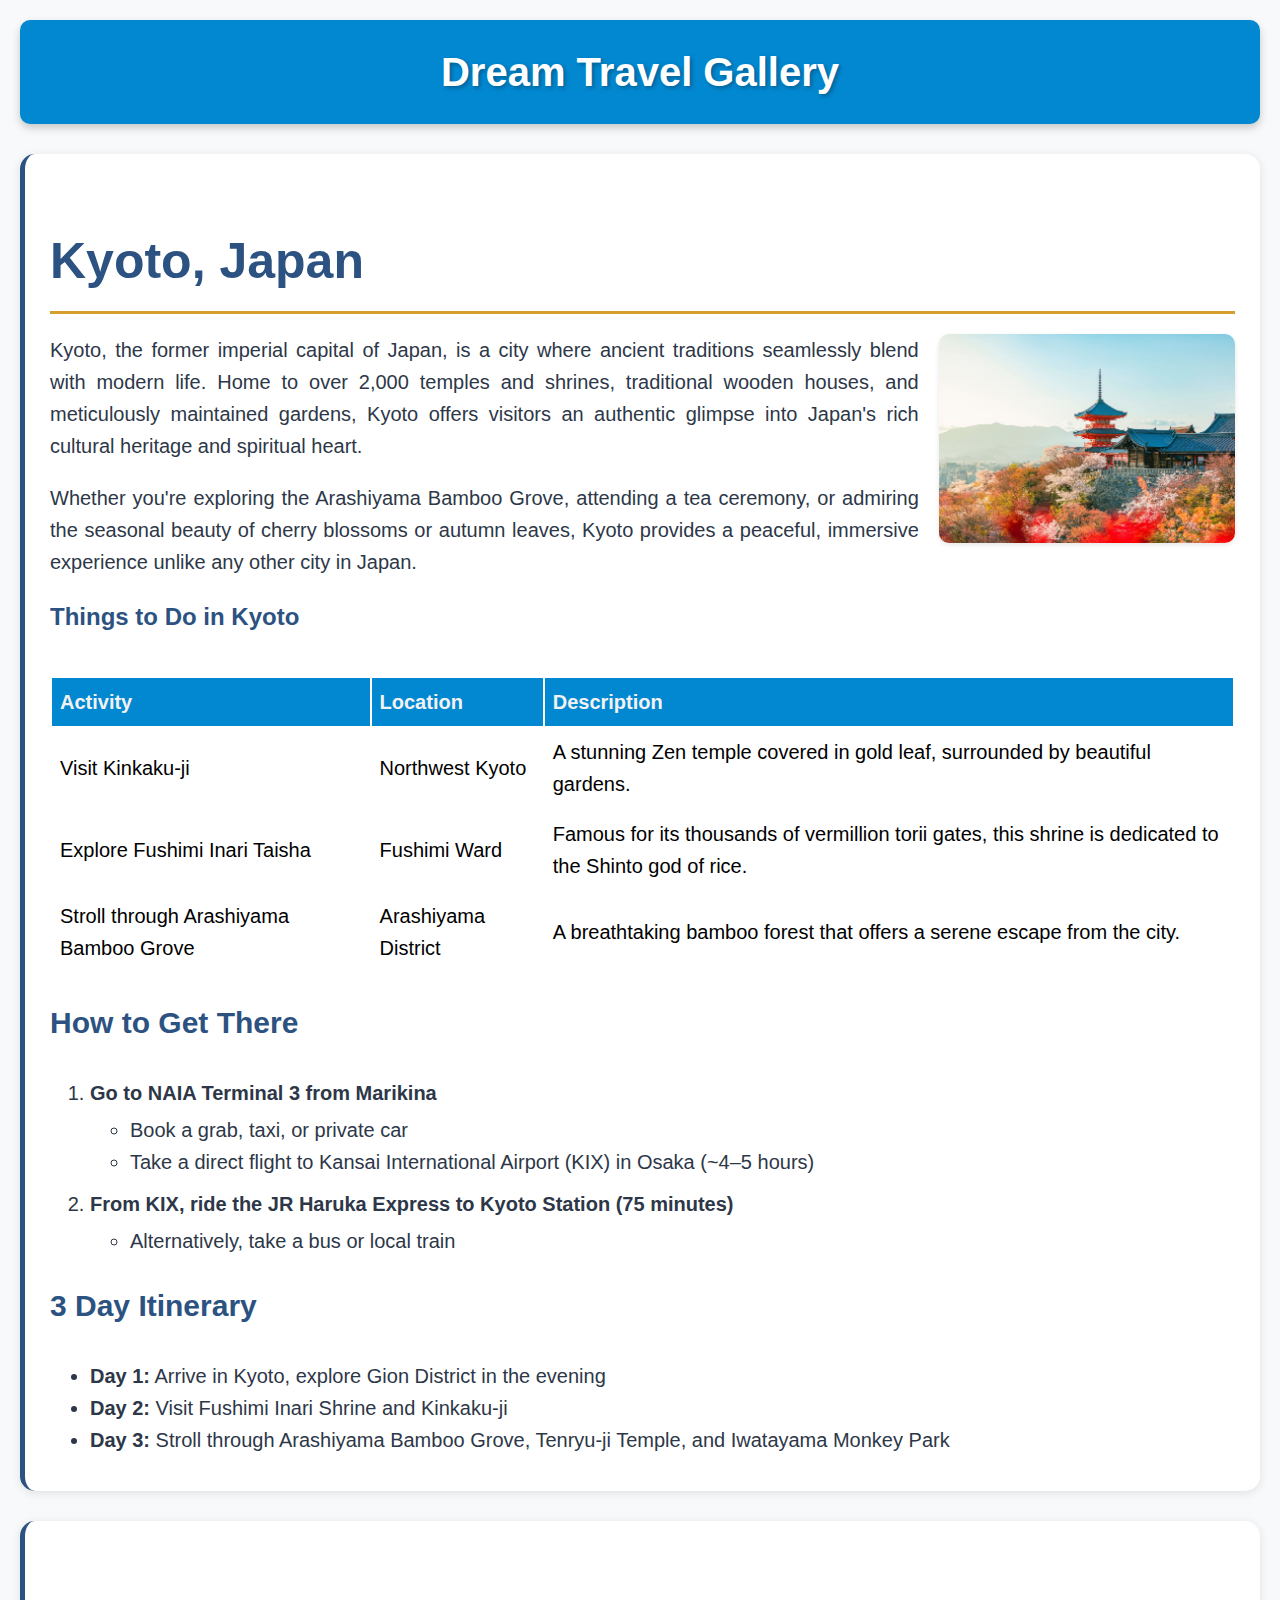
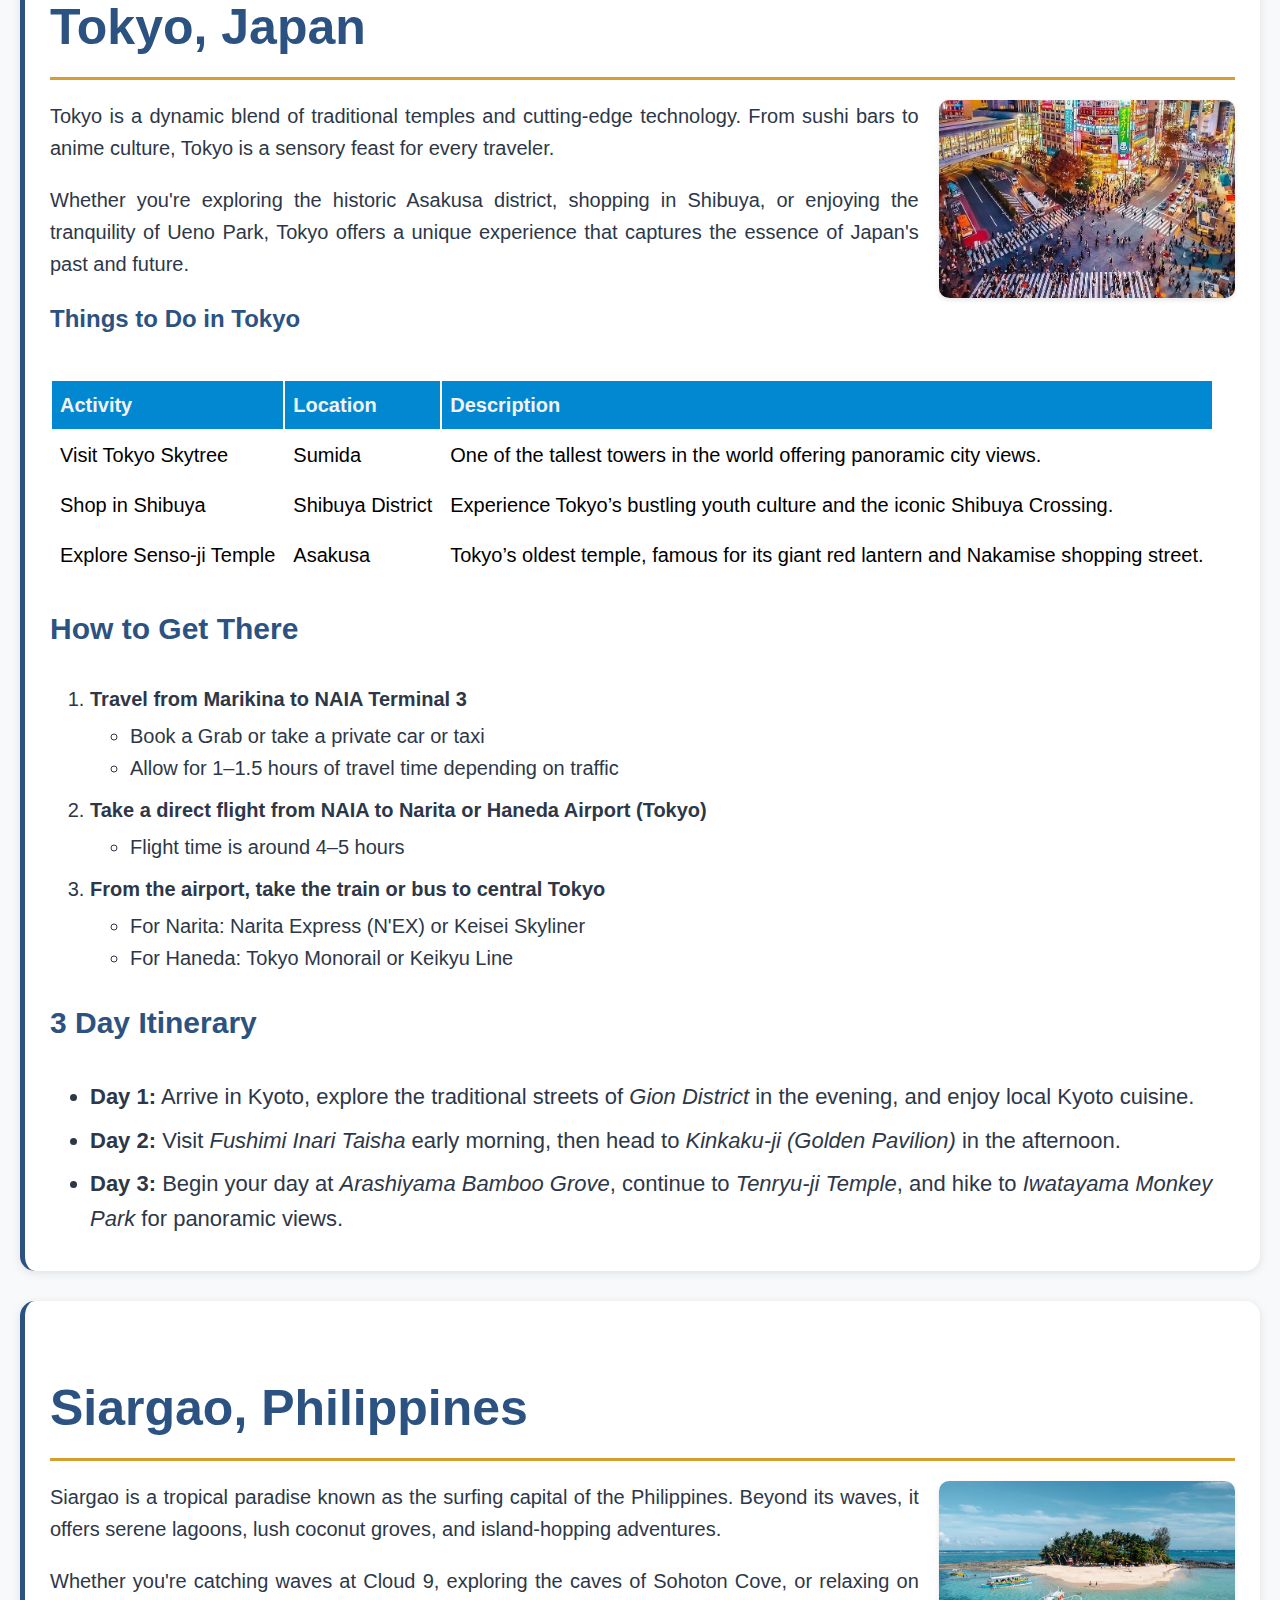
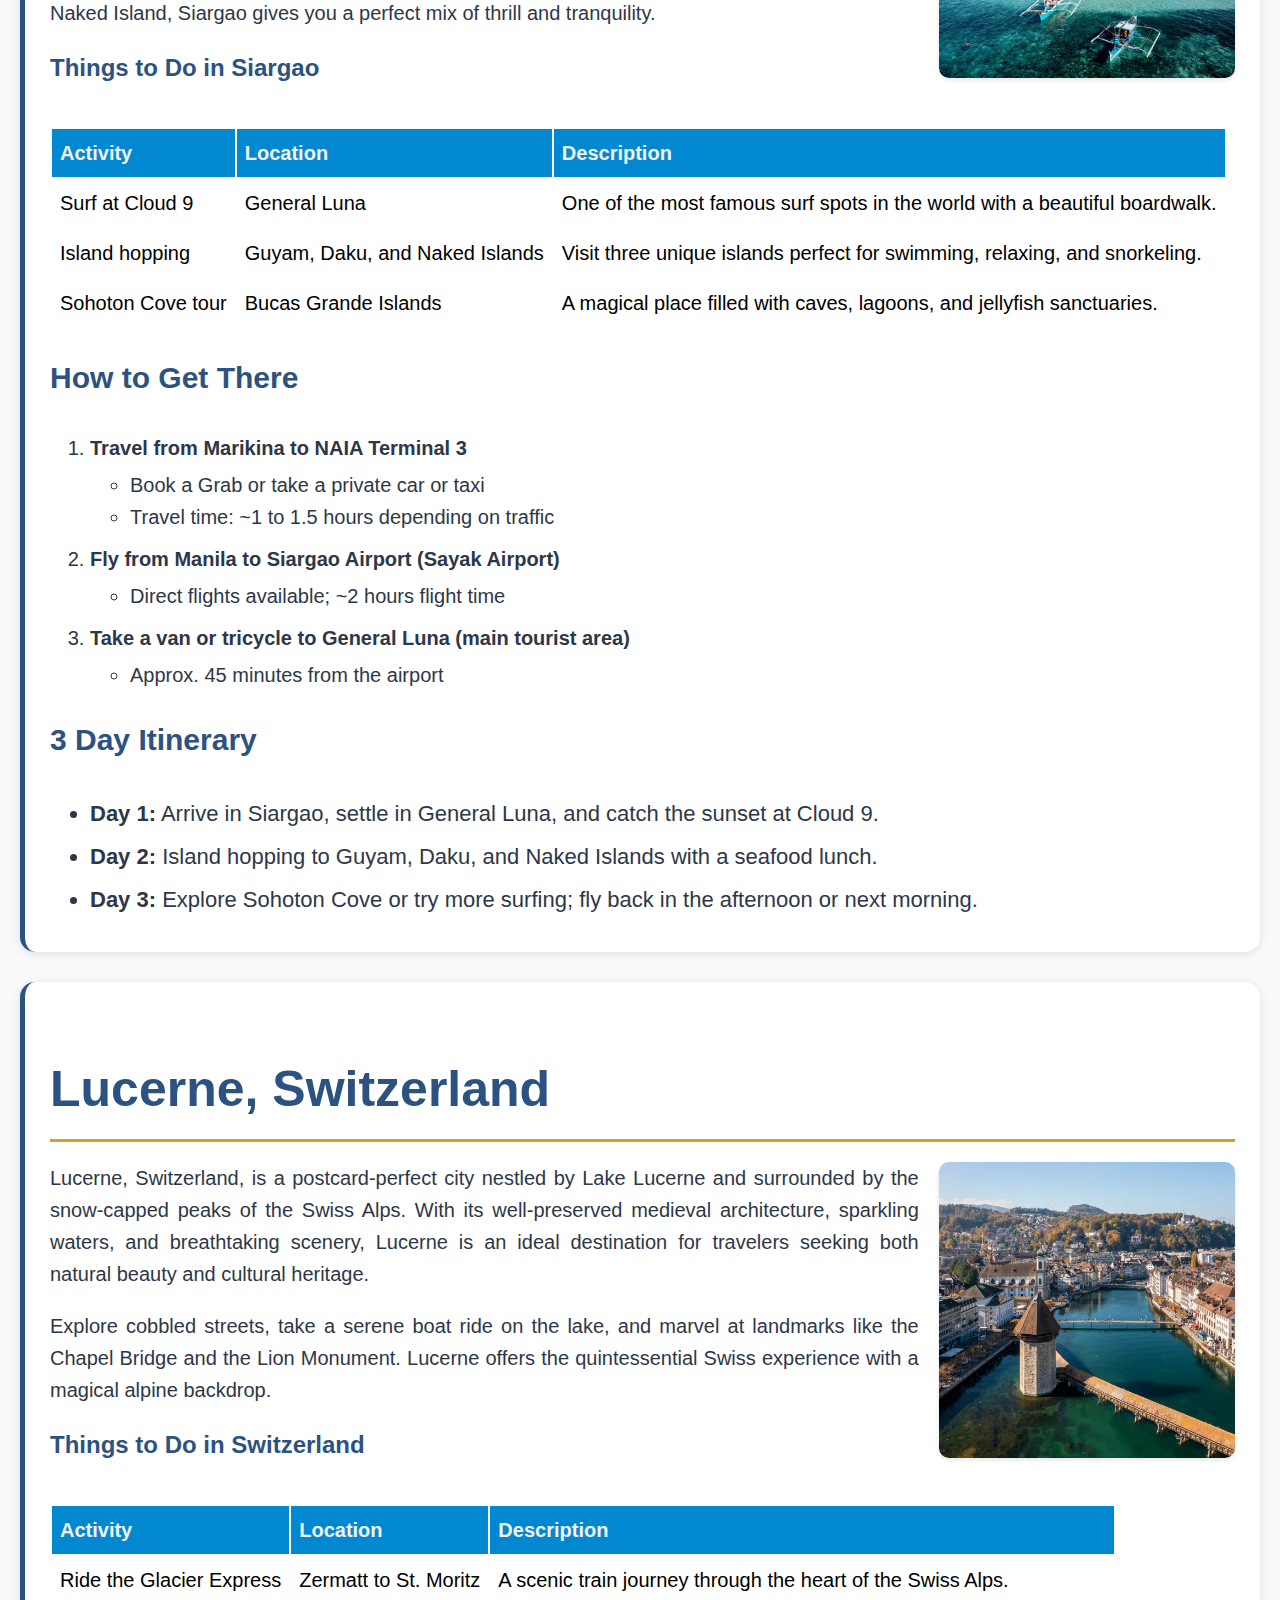
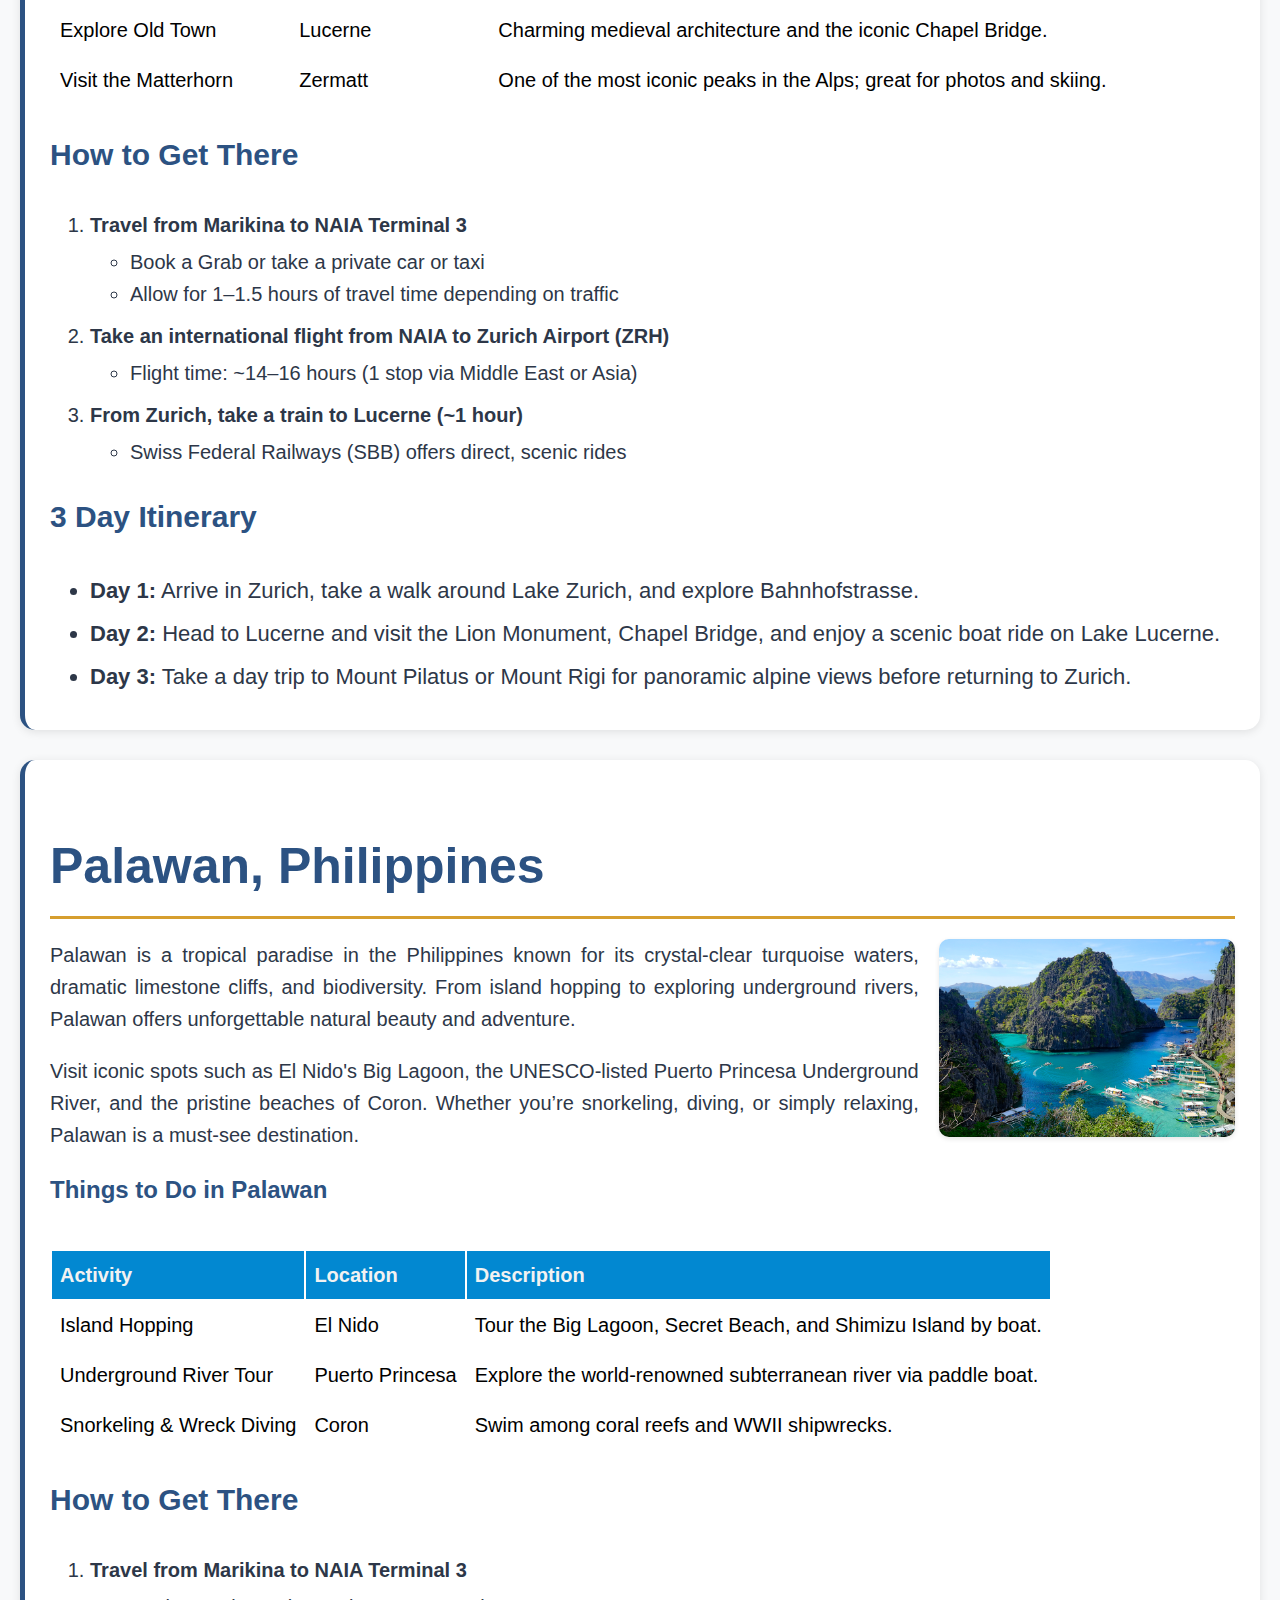
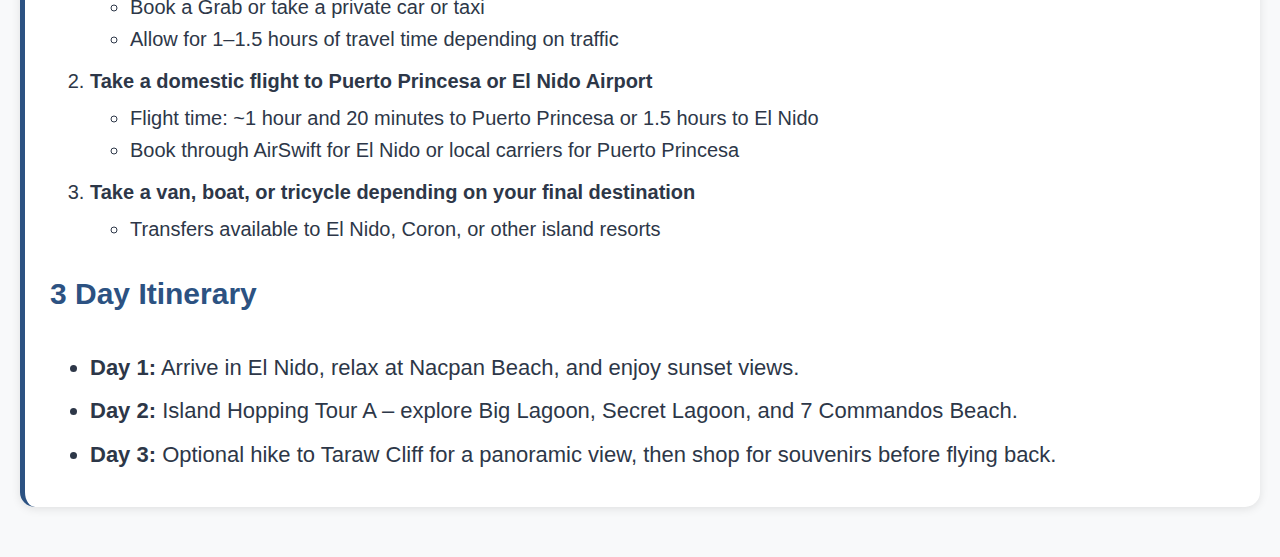
<file: FRONTEND-codes/day2_html_dream_gallery.html>
<!DOCTYPE html>
<html lang="en">
<head>
    <meta charset="UTF-8">
    <meta name="viewport" content="width=device-width, initial-scale=1.0">
    <title>Dream Travel Gallery</title>
</head>
<body style="background-color: #f8f9fa; font-family: Arial, sans-serif; margin: 0; padding: 20px; line-height: 1.6;">
    
    <!--Header-->
        <header style="
        background-color: #0288D1; padding: 20px; border-radius: 10px; box-shadow: 0 4px 8px rgba(0, 0, 0, 0.2); margin-bottom: 30px;">
        <h1 style="
        color: white; text-align: center; margin: 0; 
        font-size: 2.5em; text-shadow: 2px 2px 4px rgba(0,0,0,0.3);">
            Dream Travel Gallery
        </h1>
        </header>

    <!--Main Content-->
   <!--Tokyo, Japan-->
    <section style="
        background-color: white; 
        padding: 25px; 
        margin-bottom: 30px; 
        border-radius: 15px; 
        box-shadow: 0 2px 10px rgba(0,0,0,0.1); 
        border-left: 5px solid #2c5282; 
        overflow: hidden;">

        <h2 style="
            color: #2c5282; 
            border-bottom: 3px solid #d69e2e; 
            padding-bottom: 10px; 
            margin-bottom: 20px;
            font-size: 50px;">
            Kyoto, Japan
        </h2>

        <img src="images/kyoto.jpg" alt="Kyoto, Japan" style="
            width: 25%; 
            height: auto; 
            border-radius: 10px; 
            box-shadow: 0 2px 5px rgba(0,0,0,0.1); 
            float: right; 
            margin-left: 20px; 
            margin-bottom: 10px;">

        <p style="
            color: #2d3748; 
            font-size: 20px; 
            text-align: justify;">
            Kyoto, the former imperial capital of Japan, is a city where ancient traditions seamlessly blend with modern life. Home to over 2,000 temples and shrines, traditional wooden houses, and meticulously maintained gardens, Kyoto offers visitors an authentic glimpse into Japan's rich cultural heritage and spiritual heart.
        </p>

        <p style="
            color: #2d3748; 
            font-size: 20px; 
            text-align: justify;">
            Whether you're exploring the Arashiyama Bamboo Grove, attending a tea ceremony, or admiring the seasonal beauty of cherry blossoms or autumn leaves, Kyoto provides a peaceful, immersive experience unlike any other city in Japan.
        </p>

        <h2 style="
            color: #2c5282; 
            padding-bottom: 10px; 
            margin-bottom: 30px;
            font-size: 24px;">
            Things to Do in Kyoto
        </h2>

        <table style="font-size: 20px;">
            <tr>
                <th style="text-align: left; padding: 8px; background-color: #0288D1; color:#f2f2f2;">Activity</th>
                <th style="text-align: left; padding: 8px; background-color: #0288D1; color:#f2f2f2;">Location</th>
                <th style="text-align: left; padding: 8px; background-color: #0288D1; color:#f2f2f2;">Description</th>
            </tr>
            <tr>
                <td style="padding: 8px;">Visit Kinkaku-ji</td>
                <td style="padding: 8px;">Northwest Kyoto</td>
                <td style="padding: 8px;">A stunning Zen temple covered in gold leaf, surrounded by beautiful gardens.</td>
            </tr>
            <tr>
                <td style="padding: 8px;">Explore Fushimi Inari Taisha</td>
                <td style="padding: 8px;">Fushimi Ward</td>
                <td style="padding: 8px;">Famous for its thousands of vermillion torii gates, this shrine is dedicated to the Shinto god of rice.</td>
            </tr>
            <tr>
                <td style="padding: 8px;">Stroll through Arashiyama Bamboo Grove</td>
                <td style="padding: 8px;">Arashiyama District</td>
                <td style="padding: 8px;">A breathtaking bamboo forest that offers a serene escape from the city.</td>
            </tr>
        </table>

        <h2 style="
            color: #2c5282; 
            padding-bottom: 10px; 
            margin-bottom: 20px;
            font-size: 30px;">
            How to Get There
        </h2>

        <ol style="color: #2d3748; margin-bottom: 20px; font-size: 20px;">
            <li style="margin-bottom: 10px;">
                <strong>Go to NAIA Terminal 3 from Marikina</strong>
                <ul style="margin-top: 5px;">
                    <li>Book a grab, taxi, or private car</li>
                    <li>Take a direct flight to Kansai International Airport (KIX) in Osaka (~4–5 hours)</li>
                </ul>
            </li>
            <li style="margin-bottom: 10px;">
                <strong>From KIX, ride the JR Haruka Express to Kyoto Station (75 minutes)</strong>
                <ul style="margin-top: 5px;">
                    <li>Alternatively, take a bus or local train</li>
                </ul>
            </li>
        </ol>

        <h2 style="
            color: #2c5282; 
            padding-bottom: 10px; 
            margin-bottom: 10px;
            font-size: 30px;">
            3 Day Itinerary
        </h2>

        <ul style="color: #2d3748; margin-bottom: 10px; font-size: 20px;">
            <li><strong>Day 1:</strong> Arrive in Kyoto, explore Gion District in the evening</li>
            <li><strong>Day 2:</strong> Visit Fushimi Inari Shrine and Kinkaku-ji</li>
            <li><strong>Day 3:</strong> Stroll through Arashiyama Bamboo Grove, Tenryu-ji Temple, and Iwatayama Monkey Park</li>
        </ul>
    </section>

<!--Tokyo, Japan-->
       <section style="
        background-color: white; 
        padding: 25px; 
        margin-bottom: 30px; 
        border-radius: 15px; 
        box-shadow: 0 2px 10px rgba(0,0,0,0.1); 
        border-left: 5px solid #2c5282; 
        overflow: hidden;">

        <h2 style="
            color: #2c5282; 
            border-bottom: 3px solid #d69e2e; 
            padding-bottom: 10px; 
            margin-bottom: 20px;
            font-size: 50px;">
            Tokyo, Japan
        </h2>

        <img src="images/tokyo.jpg" alt="Tokyo, Japan" style="
            width: 25%; 
            height: auto; 
            border-radius: 10px; 
            box-shadow: 0 2px 5px rgba(0,0,0,0.1); 
            float: right; 
            margin-left: 20px; 
            margin-bottom: 10px;">

        <p style="
            color: #2d3748; 
            font-size: 20px; 
            text-align: justify;">
            Tokyo is a dynamic blend of traditional temples and cutting-edge technology. From sushi bars to anime culture, Tokyo is a sensory feast for every traveler.
        </p>

        <p style="
            color: #2d3748; 
            font-size: 20px; 
            text-align: justify;">
            Whether you're exploring the historic Asakusa district, shopping in Shibuya, or enjoying the tranquility of Ueno Park, Tokyo offers a unique experience that captures the essence of Japan's past and future.
        </p>

        <h2 style="
            color: #2c5282; 
            padding-bottom: 10px; 
            margin-bottom: 30px;
            font-size: 24px;">
            Things to Do in Tokyo
        </h2>

        <table style="font-size: 20px;">
            <tr>
                <th style="text-align: left; padding: 8px; background-color: #0288D1; color:#f2f2f2;">Activity</th>
                <th style="text-align: left; padding: 8px; background-color: #0288D1; color:#f2f2f2;">Location</th>
                <th style="text-align: left; padding: 8px; background-color: #0288D1; color:#f2f2f2;">Description</th>
            </tr>
            <tr>
                <td style="padding: 8px;">Visit Tokyo Skytree</td>
                <td style="padding: 8px;">Sumida</td>
                <td style="padding: 8px;">One of the tallest towers in the world offering panoramic city views.</td>
            </tr>
            <tr>
                <td style="padding: 8px;">Shop in Shibuya</td>
                <td style="padding: 8px;">Shibuya District</td>
                <td style="padding: 8px;">Experience Tokyo’s bustling youth culture and the iconic Shibuya Crossing.</td>
            </tr>
            <tr>
                <td style="padding: 8px;">Explore Senso-ji Temple</td>
                <td style="padding: 8px;">Asakusa</td>
                <td style="padding: 8px;">Tokyo’s oldest temple, famous for its giant red lantern and Nakamise shopping street.</td>
            </tr>
        </table>

        <h2 style="
            color: #2c5282; 
            padding-bottom: 10px; 
            margin-bottom: 20px;
            font-size: 30px;">
            How to Get There
        </h2>

        <ol style="color: #2d3748; margin-bottom: 20px; font-size: 20px;">
            <li style="margin-bottom: 10px;">
                <strong>Travel from Marikina to NAIA Terminal 3</strong>
                <ul style="margin-top: 5px; font-size: 20px;">
                    <li>Book a Grab or take a private car or taxi</li>
                    <li>Allow for 1–1.5 hours of travel time depending on traffic</li>
                </ul>
            </li>
            <li style="margin-bottom: 10px;">
                <strong>Take a direct flight from NAIA to Narita or Haneda Airport (Tokyo)</strong>
                <ul style="margin-top: 5px; font-size: 20px;">
                    <li>Flight time is around 4–5 hours</li>
                </ul>
            </li>
            <li style="margin-bottom: 10px;">
                <strong>From the airport, take the train or bus to central Tokyo</strong>
                <ul style="margin-top: 5px; font-size: 20px;">
                    <li>For Narita: Narita Express (N'EX) or Keisei Skyliner</li>
                    <li>For Haneda: Tokyo Monorail or Keikyu Line</li>
                </ul>
            </li>
        </ol>

        <h2 style="
            color: #2c5282; 
            padding-bottom: 10px; 
            margin-bottom: 10px;
            font-size: 30px;">
            3 Day Itinerary
        </h2>

        <ul style="color: #2d3748; margin-bottom: 10px; font-size: 22px; line-height: 1.6;">
        <li style="margin-bottom: 8px;">
            <strong>Day 1:</strong> Arrive in Kyoto, explore the traditional streets of <em>Gion District</em> in the evening, and enjoy local Kyoto cuisine.
        </li>
        <li style="margin-bottom: 8px;">
            <strong>Day 2:</strong> Visit <em>Fushimi Inari Taisha</em> early morning, then head to <em>Kinkaku-ji (Golden Pavilion)</em> in the afternoon.
        </li>
        <li style="margin-bottom: 8px;">
            <strong>Day 3:</strong> Begin your day at <em>Arashiyama Bamboo Grove</em>, continue to <em>Tenryu-ji Temple</em>, and hike to <em>Iwatayama Monkey Park</em> for panoramic views.
        </li>
        </ul>
    </section>

    <!--Siargao, Philippines-->
    <section style="
        background-color: white; 
        padding: 25px; 
        margin-bottom: 30px; 
        border-radius: 15px; 
        box-shadow: 0 2px 10px rgba(0,0,0,0.1); 
        border-left: 5px solid #2c5282; 
        overflow: hidden;">

        <h2 style="
            color: #2c5282; 
            border-bottom: 3px solid #d69e2e; 
            padding-bottom: 10px; 
            margin-bottom: 20px;
            font-size: 50px;">
            Siargao, Philippines
        </h2>

        <img src="images/siargao.jpg" alt="Siargao, Philippines" style="
            width: 25%; 
            height: auto; 
            border-radius: 10px; 
            box-shadow: 0 2px 5px rgba(0,0,0,0.1); 
            float: right; 
            margin-left: 20px; 
            margin-bottom: 10px;">

        <p style="
            color: #2d3748; 
            font-size: 20px; 
            text-align: justify;">
            Siargao is a tropical paradise known as the surfing capital of the Philippines. Beyond its waves, it offers serene lagoons, lush coconut groves, and island-hopping adventures.
        </p>

        <p style="
            color: #2d3748; 
            font-size: 20px; 
            text-align: justify;">
            Whether you're catching waves at Cloud 9, exploring the caves of Sohoton Cove, or relaxing on Naked Island, Siargao gives you a perfect mix of thrill and tranquility.
        </p>

        <h2 style="
            color: #2c5282; 
            padding-bottom: 10px; 
            margin-bottom: 30px;
            font-size: 24px;">
            Things to Do in Siargao
        </h2>

        <table style="font-size: 20px;">
            <tr>
                <th style="text-align: left; padding: 8px; background-color: #0288D1; color:#f2f2f2;">Activity</th>
                <th style="text-align: left; padding: 8px; background-color: #0288D1; color:#f2f2f2;">Location</th>
                <th style="text-align: left; padding: 8px; background-color: #0288D1; color:#f2f2f2;">Description</th>
            </tr>
            <tr>
                <td style="padding: 8px;">Surf at Cloud 9</td>
                <td style="padding: 8px;">General Luna</td>
                <td style="padding: 8px;">One of the most famous surf spots in the world with a beautiful boardwalk.</td>
            </tr>
            <tr>
                <td style="padding: 8px;">Island hopping</td>
                <td style="padding: 8px;">Guyam, Daku, and Naked Islands</td>
                <td style="padding: 8px;">Visit three unique islands perfect for swimming, relaxing, and snorkeling.</td>
            </tr>
            <tr>
                <td style="padding: 8px;">Sohoton Cove tour</td>
                <td style="padding: 8px;">Bucas Grande Islands</td>
                <td style="padding: 8px;">A magical place filled with caves, lagoons, and jellyfish sanctuaries.</td>
            </tr>
        </table>

        <h2 style="
            color: #2c5282; 
            padding-bottom: 10px; 
            margin-bottom: 20px;
            font-size: 30px;">
            How to Get There
        </h2>

        <ol style="color: #2d3748; margin-bottom: 20px; font-size: 20px;">
            <li style="margin-bottom: 10px;">
                <strong>Travel from Marikina to NAIA Terminal 3</strong>
                <ul style="margin-top: 5px; font-size: 20px;">
                    <li>Book a Grab or take a private car or taxi</li>
                    <li>Travel time: ~1 to 1.5 hours depending on traffic</li>
                </ul>
            </li>
            <li style="margin-bottom: 10px;">
                <strong>Fly from Manila to Siargao Airport (Sayak Airport)</strong>
                <ul style="margin-top: 5px; font-size: 20px;">
                    <li>Direct flights available; ~2 hours flight time</li>
                </ul>
            </li>
            <li style="margin-bottom: 10px;">
                <strong>Take a van or tricycle to General Luna (main tourist area)</strong>
                <ul style="margin-top: 5px; font-size: 20px;">
                    <li>Approx. 45 minutes from the airport</li>
                </ul>
            </li>
        </ol>

        <h2 style="
            color: #2c5282; 
            padding-bottom: 10px; 
            margin-bottom: 10px;
            font-size: 30px;">
            3 Day Itinerary
        </h2>

        <ul style="color: #2d3748; margin-bottom: 10px; font-size: 22px; line-height: 1.6;">
            <li style="margin-bottom: 8px;">
                <strong>Day 1:</strong> Arrive in Siargao, settle in General Luna, and catch the sunset at Cloud 9.
            </li>
            <li style="margin-bottom: 8px;">
                <strong>Day 2:</strong> Island hopping to Guyam, Daku, and Naked Islands with a seafood lunch.
            </li>
            <li style="margin-bottom: 8px;">
                <strong>Day 3:</strong> Explore Sohoton Cove or try more surfing; fly back in the afternoon or next morning.
            </li>
        </ul>
    </section>

    <!--Lucerne, Switzerland-->
    <section style="
        background-color: white; 
        padding: 25px; 
        margin-bottom: 30px; 
        border-radius: 15px; 
        box-shadow: 0 2px 10px rgba(0,0,0,0.1); 
        border-left: 5px solid #2c5282; 
        overflow: hidden;">

        <h2 style="
            color: #2c5282; 
            border-bottom: 3px solid #d69e2e; 
            padding-bottom: 10px; 
            margin-bottom: 20px;
            font-size: 50px;">
            Lucerne, Switzerland
        </h2>

        <img src="images/lucerne.jpg" alt="Lucerne, Switzerland" style="
            width: 25%; 
            height: auto; 
            border-radius: 10px; 
            box-shadow: 0 2px 5px rgba(0,0,0,0.1); 
            float: right; 
            margin-left: 20px; 
            margin-bottom: 10px;">

        <p style="
            color: #2d3748; 
            font-size: 20px; 
            text-align: justify;">
            Lucerne, Switzerland, is a postcard-perfect city nestled by Lake Lucerne and surrounded by the snow-capped peaks of the Swiss Alps. With its well-preserved medieval architecture, sparkling waters, and breathtaking scenery, Lucerne is an ideal destination for travelers seeking both natural beauty and cultural heritage.
        </p>

        <p style="
            color: #2d3748; 
            font-size: 20px; 
            text-align: justify;">
            Explore cobbled streets, take a serene boat ride on the lake, and marvel at landmarks like the Chapel Bridge and the Lion Monument. Lucerne offers the quintessential Swiss experience with a magical alpine backdrop.
        </p>

        <h2 style="
            color: #2c5282; 
            padding-bottom: 10px; 
            margin-bottom: 30px;
            font-size: 24px;">
            Things to Do in Switzerland
        </h2>

        <table style="font-size: 20px;">
            <tr>
                <th style="text-align: left; padding: 8px; background-color: #0288D1; color:#f2f2f2;">Activity</th>
                <th style="text-align: left; padding: 8px; background-color: #0288D1; color:#f2f2f2;">Location</th>
                <th style="text-align: left; padding: 8px; background-color: #0288D1; color:#f2f2f2;">Description</th>
            </tr>
            <tr>
                <td style="padding: 8px;">Ride the Glacier Express</td>
                <td style="padding: 8px;">Zermatt to St. Moritz</td>
                <td style="padding: 8px;">A scenic train journey through the heart of the Swiss Alps.</td>
            </tr>
            <tr>
                <td style="padding: 8px;">Explore Old Town</td>
                <td style="padding: 8px;">Lucerne</td>
                <td style="padding: 8px;">Charming medieval architecture and the iconic Chapel Bridge.</td>
            </tr>
            <tr>
                <td style="padding: 8px;">Visit the Matterhorn</td>
                <td style="padding: 8px;">Zermatt</td>
                <td style="padding: 8px;">One of the most iconic peaks in the Alps; great for photos and skiing.</td>
            </tr>
        </table>

        <h2 style="
            color: #2c5282; 
            padding-bottom: 10px; 
            margin-bottom: 20px;
            font-size: 30px;">
            How to Get There
        </h2>

        <ol style="color: #2d3748; margin-bottom: 20px; font-size: 20px;">
            <li style="margin-bottom: 10px;">
                <strong>Travel from Marikina to NAIA Terminal 3</strong>
                <ul style="margin-top: 5px; font-size: 20px;">
                    <li>Book a Grab or take a private car or taxi</li>
                    <li>Allow for 1–1.5 hours of travel time depending on traffic</li>
                </ul>
            </li>
            <li style="margin-bottom: 10px;">
                <strong>Take an international flight from NAIA to Zurich Airport (ZRH)</strong>
                <ul style="margin-top: 5px; font-size: 20px;">
                    <li>Flight time: ~14–16 hours (1 stop via Middle East or Asia)</li>
                </ul>
            </li>
            <li style="margin-bottom: 10px;">
                <strong>From Zurich, take a train to Lucerne (~1 hour)</strong>
                <ul style="margin-top: 5px; font-size: 20px;">
                    <li>Swiss Federal Railways (SBB) offers direct, scenic rides</li>
                </ul>
            </li>
        </ol>

        <h2 style="
            color: #2c5282; 
            padding-bottom: 10px; 
            margin-bottom: 10px;
            font-size: 30px;">
            3 Day Itinerary
        </h2>

        <ul style="color: #2d3748; margin-bottom: 10px; font-size: 22px; line-height: 1.6;">
            <li style="margin-bottom: 8px;">
                <strong>Day 1:</strong> Arrive in Zurich, take a walk around Lake Zurich, and explore Bahnhofstrasse.
            </li>
            <li style="margin-bottom: 8px;">
                <strong>Day 2:</strong> Head to Lucerne and visit the Lion Monument, Chapel Bridge, and enjoy a scenic boat ride on Lake Lucerne.
            </li>
            <li style="margin-bottom: 8px;">
                <strong>Day 3:</strong> Take a day trip to Mount Pilatus or Mount Rigi for panoramic alpine views before returning to Zurich.
            </li>
        </ul>
    </section>

    <!--Palawan sa pinaaaaaaaaaas-->
    <section style="
        background-color: white; 
        padding: 25px; 
        margin-bottom: 30px; 
        border-radius: 15px; 
        box-shadow: 0 2px 10px rgba(0,0,0,0.1); 
        border-left: 5px solid #2c5282; 
        overflow: hidden;">

        <h2 style="
            color: #2c5282; 
            border-bottom: 3px solid #d69e2e; 
            padding-bottom: 10px; 
            margin-bottom: 20px;
            font-size: 50px;">
            Palawan, Philippines
        </h2>

        <img src="images/palawan.jpg" alt="Palawan" style="
            width: 25%; 
            height: auto; 
            border-radius: 10px; 
            box-shadow: 0 2px 5px rgba(0,0,0,0.1); 
            float: right; 
            margin-left: 20px; 
            margin-bottom: 10px;">

        <p style="
            color: #2d3748; 
            font-size: 20px; 
            text-align: justify;">
            Palawan is a tropical paradise in the Philippines known for its crystal-clear turquoise waters, dramatic limestone cliffs, and biodiversity. From island hopping to exploring underground rivers, Palawan offers unforgettable natural beauty and adventure.
        </p>

        <p style="
            color: #2d3748; 
            font-size: 20px; 
            text-align: justify;">
            Visit iconic spots such as El Nido's Big Lagoon, the UNESCO-listed Puerto Princesa Underground River, and the pristine beaches of Coron. Whether you’re snorkeling, diving, or simply relaxing, Palawan is a must-see destination.
        </p>

        <h2 style="
            color: #2c5282; 
            padding-bottom: 10px; 
            margin-bottom: 30px;
            font-size: 24px;">
            Things to Do in Palawan
        </h2>

        <table style="font-size: 20px;">
            <tr>
                <th style="text-align: left; padding: 8px; background-color: #0288D1; color:#f2f2f2;">Activity</th>
                <th style="text-align: left; padding: 8px; background-color: #0288D1; color:#f2f2f2;">Location</th>
                <th style="text-align: left; padding: 8px; background-color: #0288D1; color:#f2f2f2;">Description</th>
            </tr>
            <tr>
                <td style="padding: 8px;">Island Hopping</td>
                <td style="padding: 8px;">El Nido</td>
                <td style="padding: 8px;">Tour the Big Lagoon, Secret Beach, and Shimizu Island by boat.</td>
            </tr>
            <tr>
                <td style="padding: 8px;">Underground River Tour</td>
                <td style="padding: 8px;">Puerto Princesa</td>
                <td style="padding: 8px;">Explore the world-renowned subterranean river via paddle boat.</td>
            </tr>
            <tr>
                <td style="padding: 8px;">Snorkeling & Wreck Diving</td>
                <td style="padding: 8px;">Coron</td>
                <td style="padding: 8px;">Swim among coral reefs and WWII shipwrecks.</td>
            </tr>
        </table>

        <h2 style="
            color: #2c5282; 
            padding-bottom: 10px; 
            margin-bottom: 20px;
            font-size: 30px;">
            How to Get There
        </h2>

        <ol style="color: #2d3748; margin-bottom: 20px; font-size: 20px;">
            <li style="margin-bottom: 10px;">
                <strong>Travel from Marikina to NAIA Terminal 3</strong>
                <ul style="margin-top: 5px; font-size: 20px;">
                    <li>Book a Grab or take a private car or taxi</li>
                    <li>Allow for 1–1.5 hours of travel time depending on traffic</li>
                </ul>
            </li>
            <li style="margin-bottom: 10px;">
                <strong>Take a domestic flight to Puerto Princesa or El Nido Airport</strong>
                <ul style="margin-top: 5px; font-size: 20px;">
                    <li>Flight time: ~1 hour and 20 minutes to Puerto Princesa or 1.5 hours to El Nido</li>
                    <li>Book through AirSwift for El Nido or local carriers for Puerto Princesa</li>
                </ul>
            </li>
            <li style="margin-bottom: 10px;">
                <strong>Take a van, boat, or tricycle depending on your final destination</strong>
                <ul style="margin-top: 5px; font-size: 20px;">
                    <li>Transfers available to El Nido, Coron, or other island resorts</li>
                </ul>
            </li>
        </ol>

        <h2 style="
            color: #2c5282; 
            padding-bottom: 10px; 
            margin-bottom: 10px;
            font-size: 30px;">
            3 Day Itinerary
        </h2>

        <ul style="color: #2d3748; margin-bottom: 10px; font-size: 22px; line-height: 1.6;">
            <li style="margin-bottom: 8px;">
                <strong>Day 1:</strong> Arrive in El Nido, relax at Nacpan Beach, and enjoy sunset views.
            </li>
            <li style="margin-bottom: 8px;">
                <strong>Day 2:</strong> Island Hopping Tour A – explore Big Lagoon, Secret Lagoon, and 7 Commandos Beach.
            </li>
            <li style="margin-bottom: 8px;">
                <strong>Day 3:</strong> Optional hike to Taraw Cliff for a panoramic view, then shop for souvenirs before flying back.
            </li>
        </ul>
    </section>

</body>
</html>
</file>
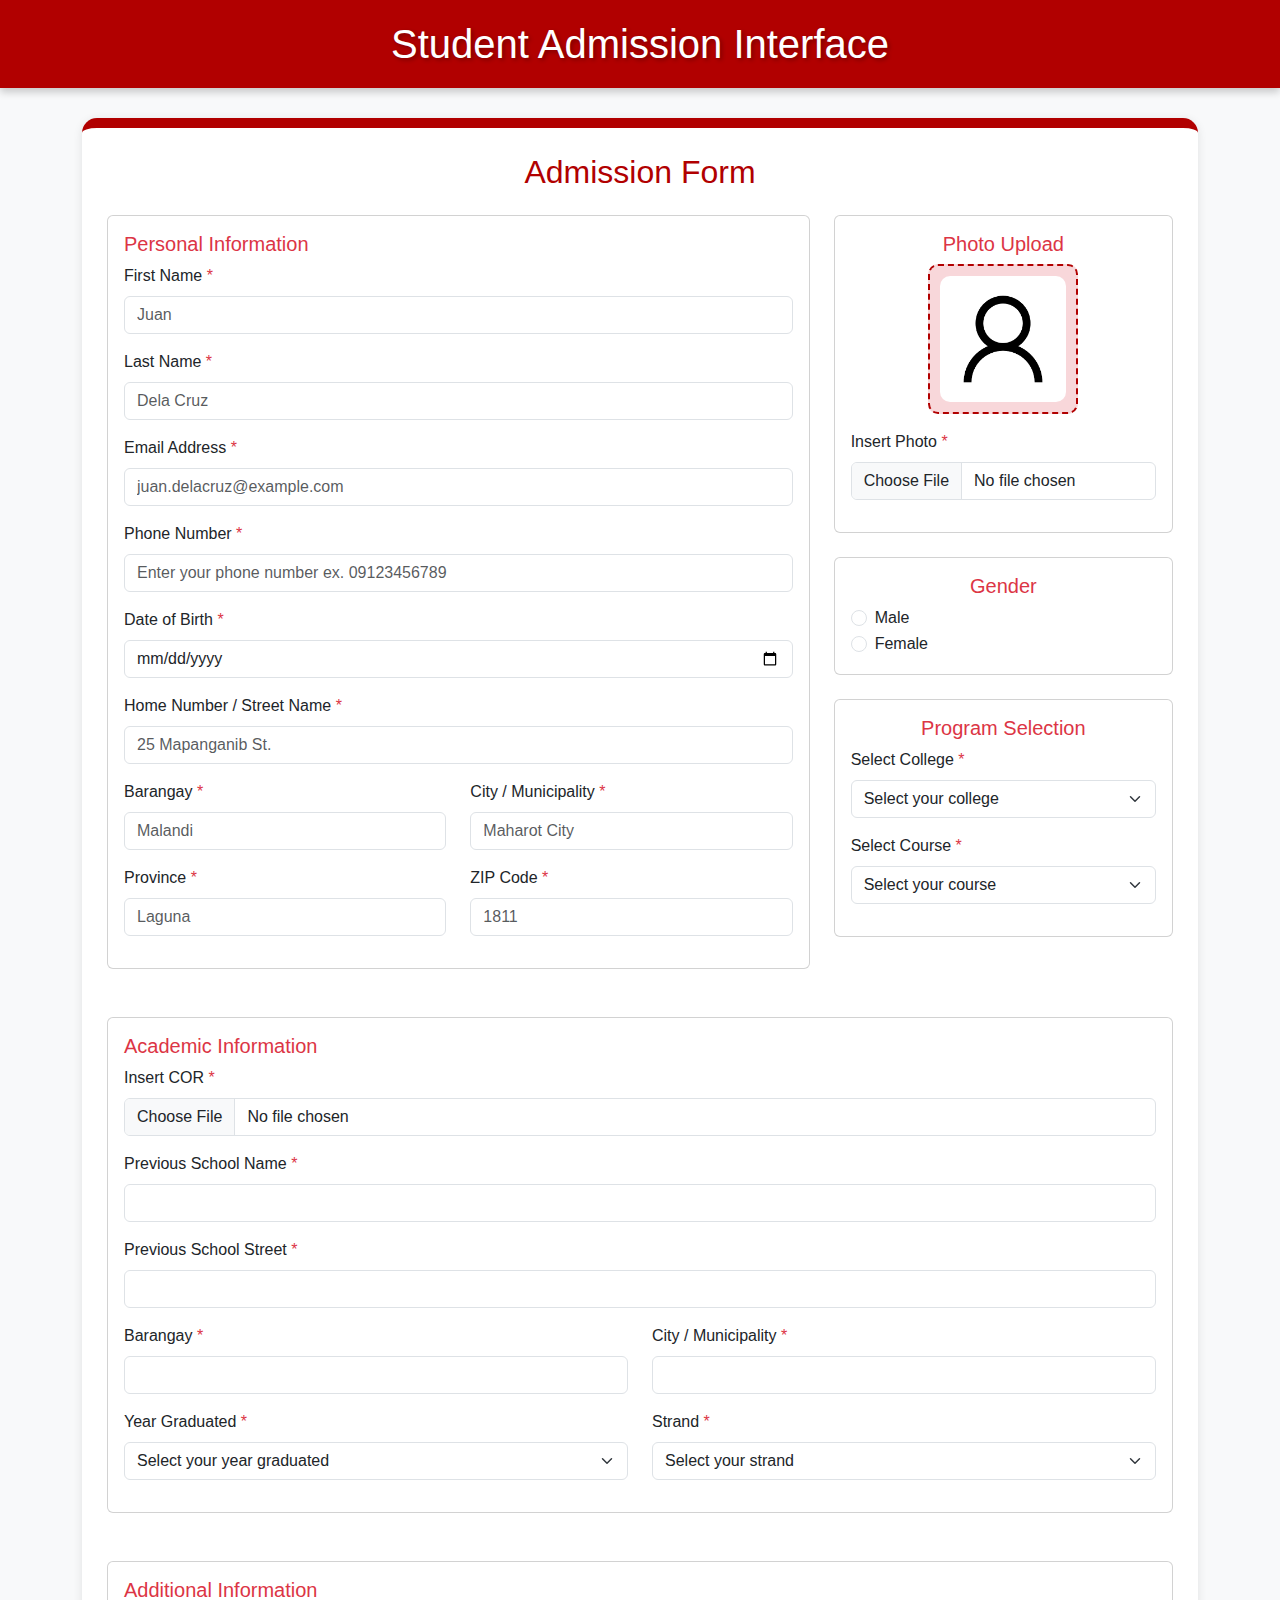
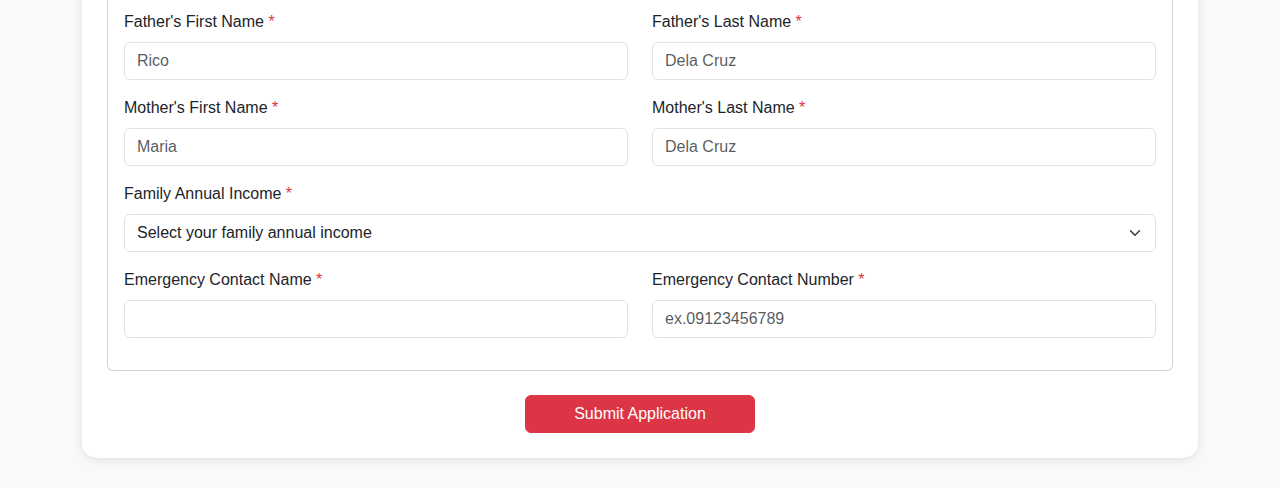
<file: FRONTEND-codes/day3_html_studentAdmission.html>
<!DOCTYPE html>
<html lang="en">
<head>
  <meta charset="UTF-8" />
  <meta name="viewport" content="width=device-width, initial-scale=1.0"/>
  <title>Student Admission Interface</title>
  <link href="https://cdn.jsdelivr.net/npm/bootstrap@5.3.2/dist/css/bootstrap.min.css" rel="stylesheet" />
</head>
<body style="color: #333; font-family: Arial, sans-serif; background-color: #f8f9fa;">

  <!-- Header -->
  <header style="background-color: #b10000; padding: 20px; box-shadow: 0 4px 8px rgba(0, 0, 0, 0.2); margin-bottom: 20px;">
    <h1 style="color: white; text-align: center; margin: 0; font-size: 2.5em; text-shadow: 2px 2px 4px rgba(0,0,0,0.3);">
      Student Admission Interface
    </h1>
  </header>

  <!-- Main Content -->
  <div class="container">
    <section style="background-color: white; padding: 25px; margin: 30px auto; border-radius: 15px; box-shadow: 0 2px 10px rgba(0,0,0,0.1); border-top: 10px solid #b10000;">

      <h2 class="mb-4 text-center" style="color: #b10000;">Admission Form</h2>

      <form action="/submit" method="post" enctype="multipart/form-data">

        <div class="row g-4">
          <!-- Personal Information Card -->
          <div class="col-md-8">
            <div class="card">
              <div class="card-body">
                <h5 class="card-title text-danger">Personal Information</h5>

                <div class="mb-3">
                  <label for="firstName" class="form-label">First Name <span class="text-danger">*</span></label>
                  <input type="text" class="form-control" id="firstName" placeholder="Juan" required>
                </div>

                <div class="mb-3">
                  <label for="lastName" class="form-label">Last Name <span class="text-danger">*</span></label>
                  <input type="text" class="form-control" id="lastName" placeholder="Dela Cruz" required>
                </div>

                <div class="mb-3">
                  <label for="email" class="form-label">Email Address <span class="text-danger">*</span></label>
                  <input type="email" class="form-control" id="email" placeholder="juan.delacruz@example.com" required>
                </div>

                <div class="mb-3">
                  <label for="phoneNumber" class="form-label">Phone Number <span class="text-danger">*</span></label>
                  <input type="tel" class="form-control" id="phoneNumber" placeholder="Enter your phone number ex. 09123456789" required>
                </div>

                <div class="mb-3">
                  <label for="dateOfBirth" class="form-label">Date of Birth <span class="text-danger">*</span></label>
                  <input type="date" class="form-control" id="dateOfBirth" required>
                </div>

                <div class="mb-3">
                  <label for="street" class="form-label">Home Number / Street Name <span class="text-danger">*</span></label>
                  <input type="text" class="form-control" id="street" placeholder="25 Mapanganib St." required>
                </div>

                <div class="row">
                  <div class="col-md-6 mb-3">
                    <label for="barangay" class="form-label">Barangay <span class="text-danger">*</span></label>
                    <input type="text" class="form-control" id="barangay"
                    placeholder="Malandi" required>
                  </div>
                  <div class="col-md-6 mb-3">
                    <label for="city" class="form-label">City / Municipality <span class="text-danger">*</span></label>
                    <input type="text" class="form-control" id="city" placeholder="Maharot City" required>
                  </div>
                </div>

                <div class="row">
                  <div class="col-md-6 mb-3">
                    <label for="province" class="form-label">Province <span class="text-danger">*</span></label>
                    <input type="text" class="form-control" id="province" placeholder="Laguna" required>
                  </div>
                  <div class="col-md-6 mb-3">
                    <label for="zip" class="form-label">ZIP Code <span class="text-danger">*</span></label>
                    <input type="text" class="form-control" id="zip" placeholder="1811" required>
                  </div>
                </div>

              </div>
            </div>
          </div>

          <!-- Photo Upload, Gender, Program -->
          <div class="col-md-4">

            <!-- Photo Upload -->
            <div class="card">
              <div class="card-body">
                <h5 class="card-title text-danger text-center">Photo Upload</h5>
                <div class="mb-3 d-flex justify-content-center">
                  <div style="border: 2px dashed #b10000; border-radius: 10px; padding: 10px; background-color: #f8d7da; max-width: 150px; width: 100%;">
                    <img src="images/user.png" alt="Placeholder Image" style="width: 100%; height: auto; border-radius: 10px;">
                  </div>
                </div>
                <label for="photo" class="form-label">Insert Photo <span class="text-danger">*</span></label>
                <input type="file" id="photo" name="photo" accept="image/*" required class="form-control mb-3">
              </div>
            </div>

            <!-- Gender -->
            <div class="card mt-4">
              <div class="card-body">
                <h5 class="card-title text-danger text-center">Gender</h5>
                <div class="form-check">
                  <input type="radio" id="GenderMale" name="gender" value="male" required class="form-check-input">
                  <label for="GenderMale" class="form-check-label">Male</label>
                </div>
                <div class="form-check">
                  <input type="radio" id="GenderFemale" name="gender" value="female" required class="form-check-input">
                  <label for="GenderFemale" class="form-check-label">Female</label>
                </div>
              </div>
            </div>

            <!-- Course Selection -->
            <div class="card mt-4">
              <div class="card-body">
                <h5 class="card-title text-danger text-center">Program Selection</h5>

                <div class="mb-3">
                  <label for="college" class="form-label">Select College <span class="text-danger">*</span></label>
                  <select id="college" name="college" class="form-select" required>
                    <option value="" disabled selected>Select your college</option>
                    <option value="coe">College of Engineering</option>
                    <option value="cas">College of Arts and Sciences</option>
                    <option value="cba">College of Business Administration</option>
                    <option value="ccis">College of Computer and Information Science</option>
                  </select>
                </div>

                <div class="mb-3">
                  <label for="course" class="form-label">Select Course <span class="text-danger">*</span></label>
                  <select id="course" name="course" class="form-select" required>
                    <option value="" disabled selected>Select your course</option>
                    <option value="bsit">BS Information Technology</option>
                    <option value="bsce">BS Civil Engineering</option>
                    <option value="bsa">BS Accountancy</option>
                    <option value="bspsyc">BS Psychology</option>
                  </select>
                </div>
              </div>
            </div>
          </div>
        </div>

        <!-- Academic Info -->
        <div class="row g-4 mt-4">
          <div class="col-md-12">
            <div class="card">
              <div class="card-body">
                <h5 class="card-title text-danger">Academic Information</h5>

                <label for="COR" class="form-label">Insert COR <span class="text-danger">*</span></label>
                <input type="file" id="COR" name="COR" accept="image/*" required class="form-control mb-3">    

                <div class="mb-3">
                  <label for="schoolName" class="form-label">Previous School Name <span class="text-danger">*</span></label>
                  <input type="text" class="form-control" id="schoolName" required>
                </div> 

                <div class="mb-3">
                  <label for="schoolStreet" class="form-label">Previous School Street <span class="text-danger">*</span></label>
                  <input type="text" class="form-control" id="schoolStreet" required>
                </div> 

                <div class="row">
                  <div class="col-md-6 mb-3">
                    <label for="schoolBarangay" class="form-label">Barangay <span class="text-danger">*</span></label>
                    <input type="text" class="form-control" id="schoolBarangay" required>
                  </div>
                  <div class="col-md-6 mb-3">
                    <label for="schoolCity" class="form-label">City / Municipality <span class="text-danger">*</span></label>
                    <input type="text" class="form-control" id="schoolCity" required>
                  </div>
                </div>

                <div class="row">
                  <div class="col-md-6 mb-3">
                    <label for="yearGrad" class="form-label">Year Graduated <span class="text-danger">*</span></label>
                    <select id="yearGrad" name="yearGrad" class="form-select" required>
                      <option value="" disabled selected>Select your year graduated</option>
                      <option value="2020">2020</option>
                      <option value="2021">2021</option>
                      <option value="2022">2022</option>
                    </select>
                  </div>

                  <div class="col-md-6 mb-3">
                    <label for="strand" class="form-label">Strand <span class="text-danger">*</span></label>
                    <select id="strand" name="strand" class="form-select" required>
                      <option value="" disabled selected>Select your strand</option>
                      <option value="stem">STEM</option>
                      <option value="abm">ABM</option>
                      <option value="humss">HUMSS</option>
                      <option value="gas">GAS</option>    
                    </select>
                  </div>
                </div>
              </div>
            </div>
          </div>
        </div>

        <!-- Additional Info -->
        <div class="row g-4 mt-4">
          <div class="col-md-12">
            <div class="card">
              <div class="card-body">
                <h5 class="card-title text-danger">Additional Information</h5>

                <div class="row">
                  <div class="col-md-6 mb-3">
                    <label for="fatherFirstName" class="form-label">Father's First Name <span class="text-danger">*</span></label>
                    <input type="text" class="form-control" id="fatherFirstName" placeholder="Rico" required>
                  </div>

                  <div class="col-md-6 mb-3">
                    <label for="motherLastName" class="form-label">Father's Last Name <span class="text-danger">*</span></label>
                    <input type="text" class="form-control" id="motherLastName" placeholder="Dela Cruz" required>
                  </div>
                </div>

                <div class="row">
                  <div class="col-md-6 mb-3">
                    <label for="motherFirstName" class="form-label">Mother's First Name <span class="text-danger">*</span></label>
                    <input type="text" class="form-control" id="motherFirstName" placeholder="Maria" required>
                  </div>

                  <div class="col-md-6 mb-3">
                    <label for="motherLastName" class="form-label">Mother's Last Name <span class="text-danger">*</span></label>
                    <input type="text" class="form-control" id="motherLastName" placeholder="Dela Cruz" required>
                  </div>
                </div>

                <div class="mb-3">
                    <label for="familyAnnualIncome" class="form-label">Family Annual Income <span class="text-danger">*</span></label>
                    <select id="familyAnnualIncome" name="familyAnnualIncome" class="form-select" required>
                      <option value="" disabled selected>Select your family annual income</option>
                      <option value="0-40000">0 - 40,000</option>
                      <option value="40001-80000">40,001 - 80,000</option>
                      <option value="80001-120000">80,001 - 120,000</option>
                      <option value="120001-above">120,001 and above</option>
                    </select>
                </div>

                <div class="row">
                    <div class="col-md-6 mb-3">
                        <label for="emergencyContact" class="form-label">Emergency Contact Name <span class="text-danger">*</span></label>
                        <input type="text" class="form-control" id="emergencyContact" placerequired>
                    </div>

                    <div class="col-md-6 mb-3">
                        <label for="emergencyContactNumber" class="form-label">Emergency Contact Number <span class="text-danger">*</span></label>
                        <input type="tel" class="form-control" id="emergencyContactNumber" placeholder="ex.09123456789" required>
                    </div>
                </div>
                
            </div>
          </div>
        </div>
        <!-- Submit Button -->
        <div class="mt-4 text-center">
          <button type="submit" class="btn btn-danger px-5">Submit Application</button>
        </div>
        
      </form>
    </section>
  </div>
</body>
</html>
</file>
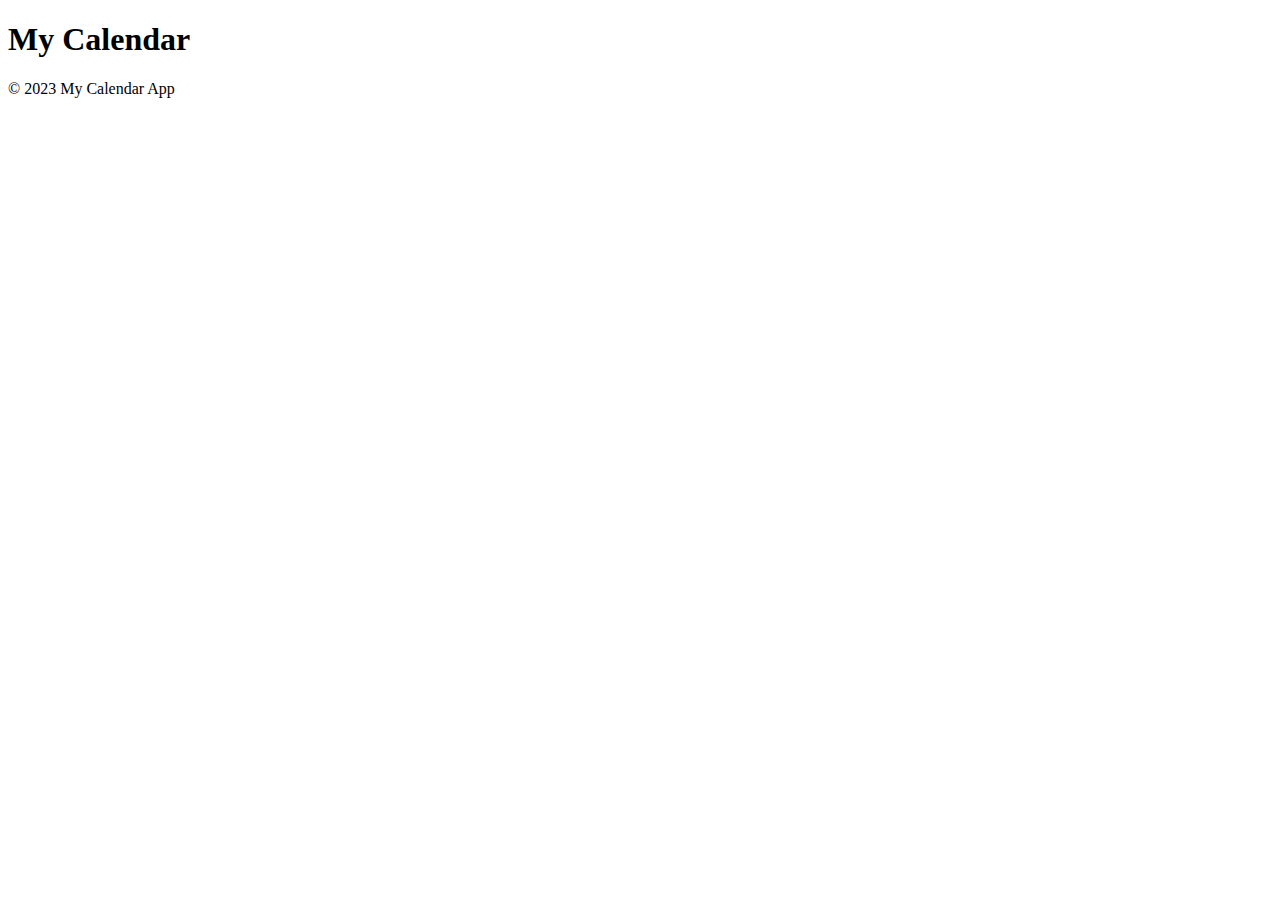
<file: FRONTEND-codes/html_calendar.html>
<!DOCTYPE html>
<html lang="en">
<head>
    <meta charset="UTF-8">
    <meta name="viewport" content="width=device-width, initial-scale=1.0">
    <title>HTML Calendar</title>
</head>
<body>
    <header>
        <h1>My Calendar</h1>
    </header>
    <main>
        <div id="calendar"></div>
    </main>
    <footer>
        <p>&copy; 2023 My Calendar App</p>
    </footer>
</body>
</html>
</file>
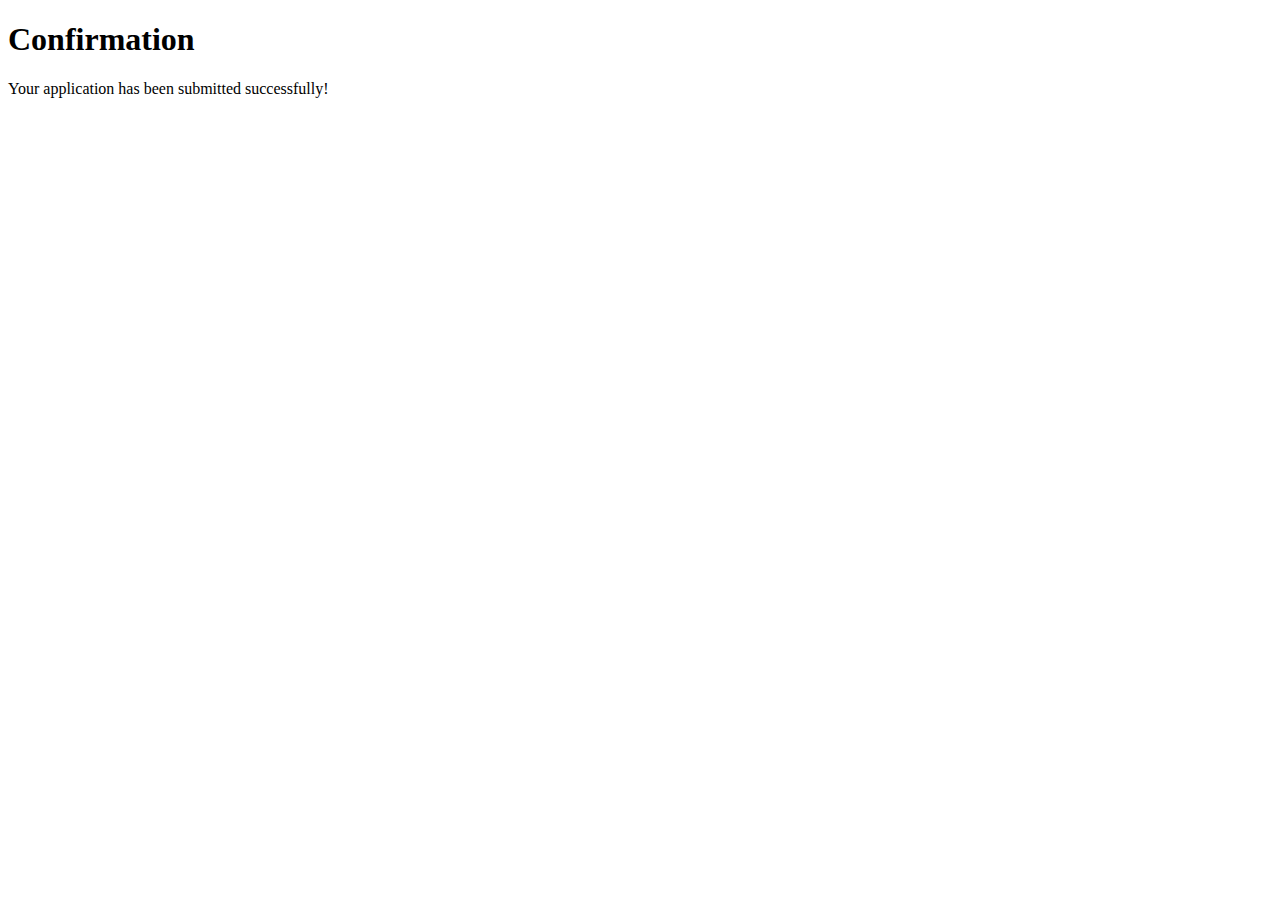
<file: FRONTEND-codes/day3/confimation.html>
<!DOCTYPE html>
<html lang="en">
<head>
    <meta charset="UTF-8">
    <meta name="viewport" content="width=device-width, initial-scale=1.0">
    <title>Confirmation</title>
</head>
<body>
    <h1>Confirmation</h1>
    <p>Your application has been submitted successfully!</p>
</body>
</html>
</file>
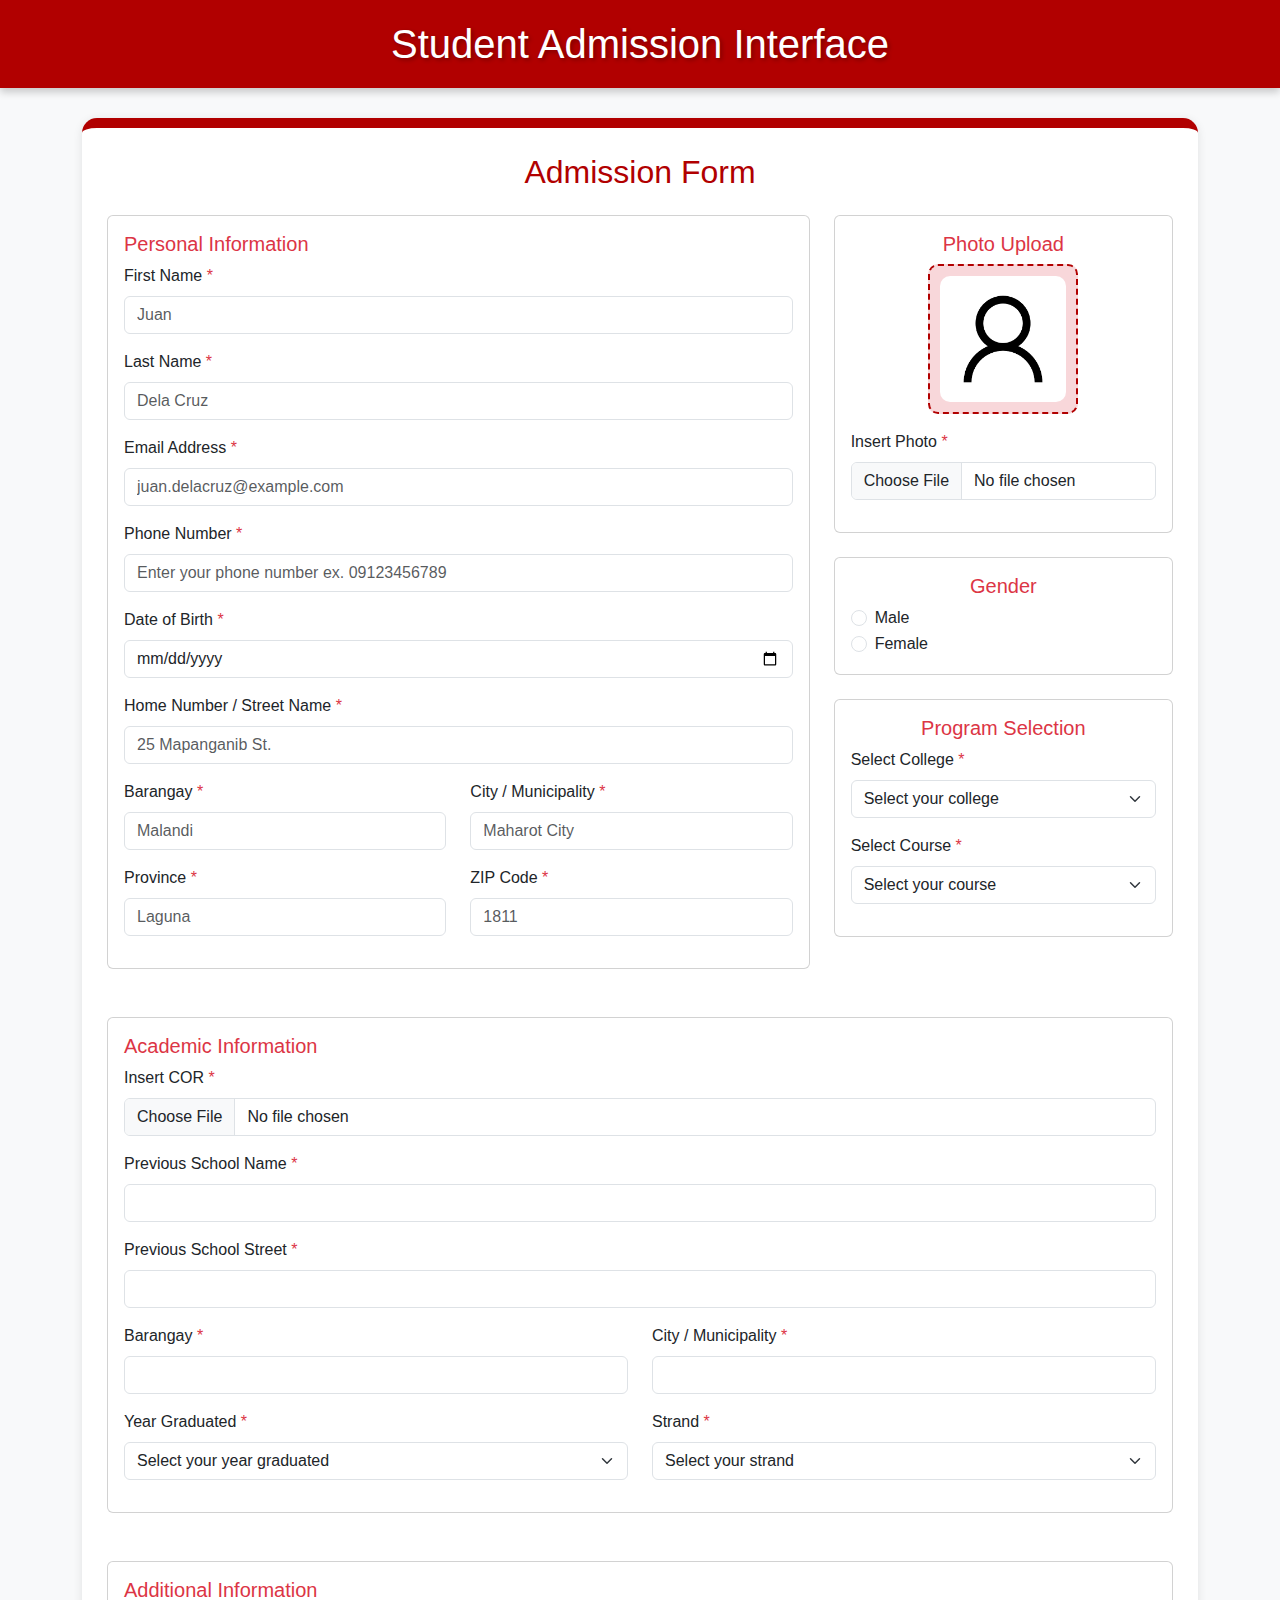
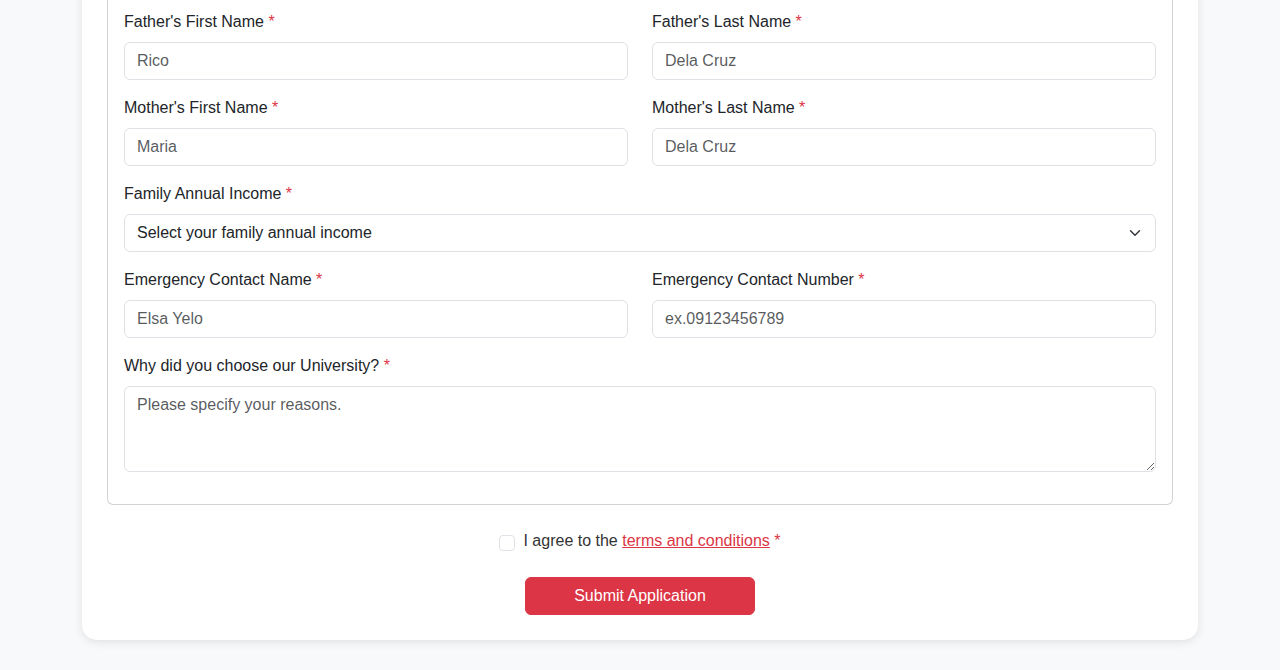
<file: FRONTEND-codes/day3/day3_html_studentAdmission.html>
<!DOCTYPE html>
<html lang="en">
<head>
  <meta charset="UTF-8" />
  <meta name="viewport" content="width=device-width, initial-scale=1.0"/>
  <title>Student Admission Interface</title>
  <link href="https://cdn.jsdelivr.net/npm/bootstrap@5.3.2/dist/css/bootstrap.min.css" rel="stylesheet" />
</head>
<body style="color: #333; font-family: Arial, sans-serif; background-color: #f8f9fa;">

  <!-- Header -->
  <header style="background-color: #b10000; padding: 20px; box-shadow: 0 4px 8px rgba(0, 0, 0, 0.2); margin-bottom: 20px;">
    <h1 style="color: white; text-align: center; margin: 0; font-size: 2.5em; text-shadow: 2px 2px 4px rgba(0,0,0,0.3);">
      Student Admission Interface
    </h1>
  </header>

  <!-- Main Content -->
  <div class="container">
    <section style="background-color: white; padding: 25px; margin: 30px auto; border-radius: 15px; box-shadow: 0 2px 10px rgba(0,0,0,0.1); border-top: 10px solid #b10000;">

      <h2 class="mb-4 text-center" style="color: #b10000;">Admission Form</h2>

      <form action="/submit" method="post" enctype="multipart/form-data">

        <div class="row g-4">
          <!-- Personal Information Card -->
          <div class="col-md-8">
            <div class="card">
              <div class="card-body">
                <h5 class="card-title text-danger">Personal Information</h5>

                <div class="mb-3">
                  <label for="firstName" class="form-label">First Name <span class="text-danger">*</span></label>
                  <input type="text" class="form-control" id="firstName" placeholder="Juan" required>
                </div>

                <div class="mb-3">
                  <label for="lastName" class="form-label">Last Name <span class="text-danger">*</span></label>
                  <input type="text" class="form-control" id="lastName" placeholder="Dela Cruz" required>
                </div>

                <div class="mb-3">
                  <label for="email" class="form-label">Email Address <span class="text-danger">*</span></label>
                  <input type="email" class="form-control" id="email" placeholder="juan.delacruz@example.com" required>
                </div>

                <div class="mb-3">
                  <label for="phoneNumber" class="form-label">Phone Number <span class="text-danger">*</span></label>
                  <input type="tel" class="form-control" id="phoneNumber" placeholder="Enter your phone number ex. 09123456789" required>
                </div>

                <div class="mb-3">
                  <label for="dateOfBirth" class="form-label">Date of Birth <span class="text-danger">*</span></label>
                  <input type="date" class="form-control" id="dateOfBirth" required>
                </div>

                <div class="mb-3">
                  <label for="street" class="form-label">Home Number / Street Name <span class="text-danger">*</span></label>
                  <input type="text" class="form-control" id="street" placeholder="25 Mapanganib St." required>
                </div>

                <div class="row">
                  <div class="col-md-6 mb-3">
                    <label for="barangay" class="form-label">Barangay <span class="text-danger">*</span></label>
                    <input type="text" class="form-control" id="barangay"
                    placeholder="Malandi" required>
                  </div>
                  <div class="col-md-6 mb-3">
                    <label for="city" class="form-label">City / Municipality <span class="text-danger">*</span></label>
                    <input type="text" class="form-control" id="city" placeholder="Maharot City" required>
                  </div>
                </div>

                <div class="row">
                  <div class="col-md-6 mb-3">
                    <label for="province" class="form-label">Province <span class="text-danger">*</span></label>
                    <input type="text" class="form-control" id="province" placeholder="Laguna" required>
                  </div>
                  <div class="col-md-6 mb-3">
                    <label for="zip" class="form-label">ZIP Code <span class="text-danger">*</span></label>
                    <input type="text" class="form-control" id="zip" placeholder="1811" required>
                  </div>
                </div>

              </div>
            </div>
          </div>

          <!-- Photo Upload, Gender, Program -->
          <div class="col-md-4">

            <!-- Photo Upload -->
            <div class="card">
              <div class="card-body">
                <h5 class="card-title text-danger text-center">Photo Upload</h5>
                <div class="mb-3 d-flex justify-content-center">
                  <div style="border: 2px dashed #b10000; border-radius: 10px; padding: 10px; background-color: #f8d7da; max-width: 150px; width: 100%;">
                    <img src="../images/user.png" alt="Placeholder Image" style="width: 100%; height: auto; border-radius: 10px;">
                  </div>
                </div>
                <label for="photo" class="form-label">Insert Photo <span class="text-danger">*</span></label>
                <input type="file" id="photo" name="photo" accept="image/*" required class="form-control mb-3">
              </div>
            </div>

            <!-- Gender -->
            <div class="card mt-4">
              <div class="card-body">
                <h5 class="card-title text-danger text-center">Gender</h5>
                <div class="form-check">
                  <input type="radio" id="GenderMale" name="gender" value="male" required class="form-check-input">
                  <label for="GenderMale" class="form-check-label">Male</label>
                </div>
                <div class="form-check">
                  <input type="radio" id="GenderFemale" name="gender" value="female" required class="form-check-input">
                  <label for="GenderFemale" class="form-check-label">Female</label>
                </div>
              </div>
            </div>

            <!-- Course Selection -->
            <div class="card mt-4">
              <div class="card-body">
                <h5 class="card-title text-danger text-center">Program Selection</h5>

                <div class="mb-3">
                  <label for="college" class="form-label">Select College <span class="text-danger">*</span></label>
                  <select id="college" name="college" class="form-select" required>
                    <option value="" disabled selected>Select your college</option>
                    <option value="coe">College of Engineering</option>
                    <option value="cas">College of Arts and Sciences</option>
                    <option value="cba">College of Business Administration</option>
                    <option value="ccis">College of Computer and Information Science</option>
                  </select>
                </div>

                <div class="mb-3">
                  <label for="course" class="form-label">Select Course <span class="text-danger">*</span></label>
                  <select id="course" name="course" class="form-select" required>
                    <option value="" disabled selected>Select your course</option>
                    <option value="bsit">BS Information Technology</option>
                    <option value="bsce">BS Civil Engineering</option>
                    <option value="bsa">BS Accountancy</option>
                    <option value="bspsyc">BS Psychology</option>
                  </select>
                </div>
              </div>
            </div>
          </div>
        </div>

        <!-- Academic Info -->
        <div class="row g-4 mt-4">
          <div class="col-md-12">
            <div class="card">
              <div class="card-body">
                <h5 class="card-title text-danger">Academic Information</h5>

                <label for="COR" class="form-label">Insert COR <span class="text-danger">*</span></label>
                <input type="file" id="COR" name="COR" accept="image/*" required class="form-control mb-3">    

                <div class="mb-3">
                  <label for="schoolName" class="form-label">Previous School Name <span class="text-danger">*</span></label>
                  <input type="text" class="form-control" id="schoolName" required>
                </div> 

                <div class="mb-3">
                  <label for="schoolStreet" class="form-label">Previous School Street <span class="text-danger">*</span></label>
                  <input type="text" class="form-control" id="schoolStreet" required>
                </div> 

                <div class="row">
                  <div class="col-md-6 mb-3">
                    <label for="schoolBarangay" class="form-label">Barangay <span class="text-danger">*</span></label>
                    <input type="text" class="form-control" id="schoolBarangay" required>
                  </div>
                  <div class="col-md-6 mb-3">
                    <label for="schoolCity" class="form-label">City / Municipality <span class="text-danger">*</span></label>
                    <input type="text" class="form-control" id="schoolCity" required>
                  </div>
                </div>

                <div class="row">
                  <div class="col-md-6 mb-3">
                    <label for="yearGrad" class="form-label">Year Graduated <span class="text-danger">*</span></label>
                    <select id="yearGrad" name="yearGrad" class="form-select" required>
                      <option value="" disabled selected>Select your year graduated</option>
                      <option value="2020">2020</option>
                      <option value="2021">2021</option>
                      <option value="2022">2022</option>
                    </select>
                  </div>

                  <div class="col-md-6 mb-3">
                    <label for="strand" class="form-label">Strand <span class="text-danger">*</span></label>
                    <select id="strand" name="strand" class="form-select" required>
                      <option value="" disabled selected>Select your strand</option>
                      <option value="stem">STEM</option>
                      <option value="abm">ABM</option>
                      <option value="humss">HUMSS</option>
                      <option value="gas">GAS</option>    
                    </select>
                  </div>
                </div>
              </div>
            </div>
          </div>
        </div>

        <!-- Additional Info -->
        <div class="row g-4 mt-4">
          <div class="col-md-12">
            <div class="card">
              <div class="card-body">
                <h5 class="card-title text-danger">Additional Information</h5>

                <div class="row">
                  <div class="col-md-6 mb-3">
                    <label for="fatherFirstName" class="form-label">Father's First Name <span class="text-danger">*</span></label>
                    <input type="text" class="form-control" id="fatherFirstName" placeholder="Rico" required>
                  </div>

                  <div class="col-md-6 mb-3">
                    <label for="motherLastName" class="form-label">Father's Last Name <span class="text-danger">*</span></label>
                    <input type="text" class="form-control" id="motherLastName" placeholder="Dela Cruz" required>
                  </div>
                </div>

                <div class="row">
                  <div class="col-md-6 mb-3">
                    <label for="motherFirstName" class="form-label">Mother's First Name <span class="text-danger">*</span></label>
                    <input type="text" class="form-control" id="motherFirstName" placeholder="Maria" required>
                  </div>

                  <div class="col-md-6 mb-3">
                    <label for="motherLastName" class="form-label">Mother's Last Name <span class="text-danger">*</span></label>
                    <input type="text" class="form-control" id="motherLastName" placeholder="Dela Cruz" required>
                  </div>
                </div>

                <div class="mb-3">
                    <label for="familyAnnualIncome" class="form-label">Family Annual Income <span class="text-danger">*</span></label>
                    <select id="familyAnnualIncome" name="familyAnnualIncome" class="form-select" required>
                      <option value="" disabled selected>Select your family annual income</option>
                      <option value="0-40000">0 - 40,000</option>
                      <option value="40001-80000">40,001 - 80,000</option>
                      <option value="80001-120000">80,001 - 120,000</option>
                      <option value="120001-above">120,001 and above</option>
                    </select>
                </div>

                <div class="row">
                    <div class="col-md-6 mb-3">
                        <label for="emergencyContact" class="form-label">Emergency Contact Name <span class="text-danger">*</span></label>
                        <input type="text" class="form-control" id="emergencyContact" placeholder="Elsa Yelo" required>
                    </div>

                    <div class="col-md-6 mb-3">
                        <label for="emergencyContactNumber" class="form-label">Emergency Contact Number <span class="text-danger">*</span></label>
                        <input type="tel" class="form-control" id="emergencyContactNumber" placeholder="ex.09123456789" required>
                    </div>
                </div>
                
                <div class="mb-3">
                  <label for="reasons" class="form-label">Why did you choose our University? <span class="text-danger">*</span></label>
                  <textarea class="form-control" id="reasons" rows="3" placeholder="Please specify your reasons." required></textarea>
                </div>
            </div>
          </div>
        </div>
        </div>

        <div class="form-check d-flex justify-content-center align-items-center gap-2 mt-4">
          <input class="form-check-input" type="checkbox" id="agreeTerms" required>
          <label class="form-check-label mb-0" for="agreeTerms">
            I agree to the <a href="#" class="text-danger">terms and conditions</a> <span class="text-danger">*</span>
          </label>
        </div>

        <div class="mt-4 text-center">
          <button type="submit" class="btn btn-danger px-5">Submit Application</button>
          
        </div>
      </form>
    </section>
  </div>
</body>
</html>
</file>
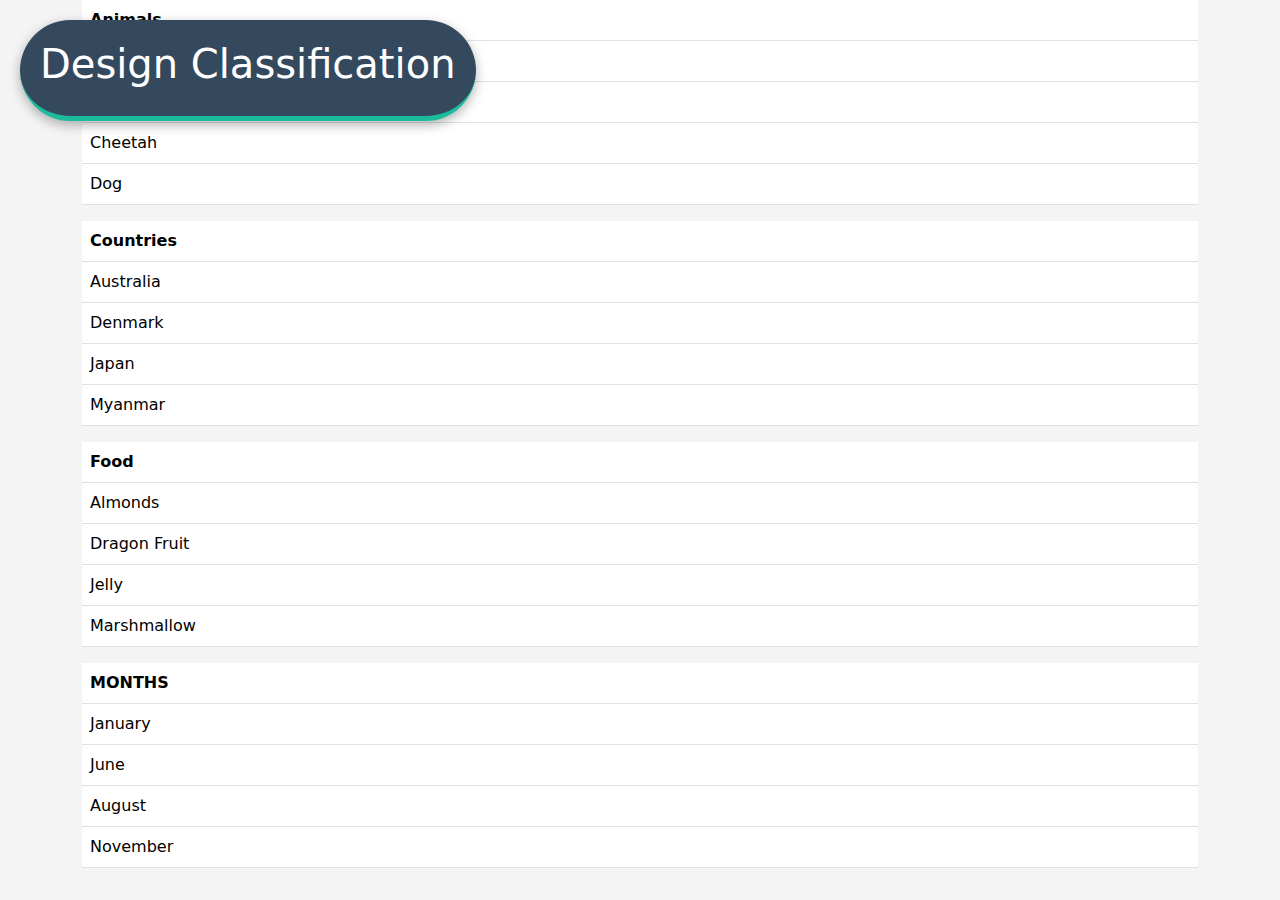
<file: FRONTEND-codes/day4/design_classification.html>
<!DOCTYPE html>
<html lang="en">
<head>
    <meta charset="UTF-8">
    <meta name="viewport" content="width=device-width, initial-scale=1.0">
    <title>Document</title>
    <link rel="stylesheet" href="style.css">
    <link href="https://cdn.jsdelivr.net/npm/bootstrap@5.3.2/dist/css/bootstrap.min.css" rel="stylesheet" />
</head>
<body style="background-color: #f4f4f4;">
    <header class = "main-header">
    <h1>
      Design Classification
    </h1>
  </header>

  <!--Animaliaaaaaa-->
  <section class ="container">
    <div class = "div-table">
        <table class="table">
            <thead class ="table-headers">
                <tr>
                    <th>Animals</th>
                </tr>
            </thead>
            <tbody class = "table-body">
                <tr>
                    <td>Ape</td>
                </tr>
                <tr>
                    <td>Cat</td>
                </tr>
                <tr>
                    <td>Cheetah</td>
                </tr>
                <tr>
                    <td>Dog</td>
                </tr>
            </tbody>
        </table>
    </div>
    <!--Countries-->
    <div class = "div-table">
        <table class="table">
            <thead class ="table-headers">
                <tr>
                    <th>Countries</th>
                </tr>
            </thead>
            <tbody class = "table-body">
                <tr>
                    <td>Australia</td>
                </tr>
                <tr>
                    <td>Denmark</td>
                </tr>
                <tr>
                    <td>Japan</td>
                </tr>
                <tr>
                    <td>Myanmar</td>
                </tr>
            </tbody>
        </table>
    </div>
    <!-- Food -->
    <div class = "div-table">
        <table class="table">
            <thead class ="table-headers">
                <tr>
                    <th>Food</th>
                </tr>
            </thead>
            <tbody class = "table-body">
                <tr>
                    <td>Almonds</td>
                </tr>
                <tr>
                    <td>Dragon Fruit</td>
                </tr>
                <tr>
                    <td>Jelly</td>
                </tr>
                <tr>
                    <td>Marshmallow</td>
                </tr>
            </tbody>
        </table>
    </div>
    <!-- Months -->
    <div class = "div-table">
        <table class="table">
            <thead class ="table-headers">
                <tr>
                    <th>MONTHS</th>
                </tr>
            </thead>
            <tbody class = "table-body">
                <tr>
                    <td>January</td>
                </tr>
                <tr>
                    <td>June</td>
                </tr>
                <tr>
                    <td>August</td>
                </tr>
                <tr>
                    <td>November</td>
                </tr>
            </tbody>
        </table>
    </div>
  </section>
</body>
</html>
</file>
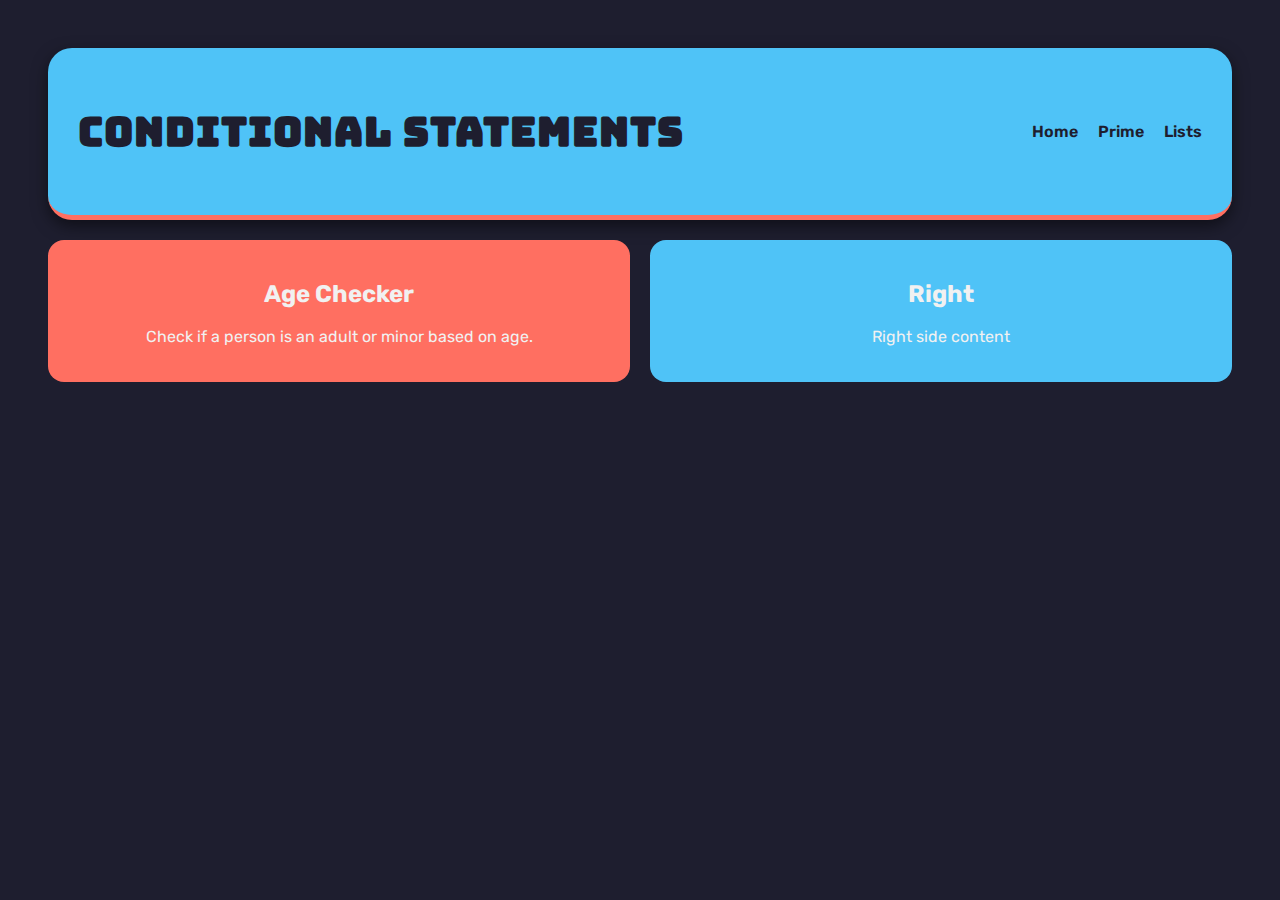
<file: FRONTEND-codes/day6_js/conditional.html>
<!DOCTYPE html>
<html lang="en">
<head>
    <meta charset="UTF-8">
    <meta name="viewport" content="width=device-width, initial-scale=1.0">
    <title>Conditional Statements</title>
    <link rel="stylesheet" href="style.css">
    <link href="https://fonts.googleapis.com/css2?family=Bungee&family=Rubik:wght@400;500;700&display=swap" rel="stylesheet">
</head>
<body>
    <div class="grid-container">
        <header class="main-header">
            <h1>Conditional Statements</h1>
            <nav class="main-nav">
            <ul>
                <li class="links"><a href="conditional.html">Home</a></li>
                <li class="links"><a href="prime.html">Prime</a></li>
                <li class="links"><a href="lists.html">Lists</a></li>
            </ul>
            </nav>
        </header>

        <main class="main-content">
            <div class="split-container">
                <div class="left-pane">
                    <h2>Age Checker</h2>
                    <p>Check if a person is an adult or minor based on age.</p>
                </div>
                <div class="right-pane">
                    <h2>Right</h2>
                    <p>Right side content</p>
                </div>
            </div>
        </main>
    </div>
    <script src="script.js"></script>
</body>
</html>
</file>
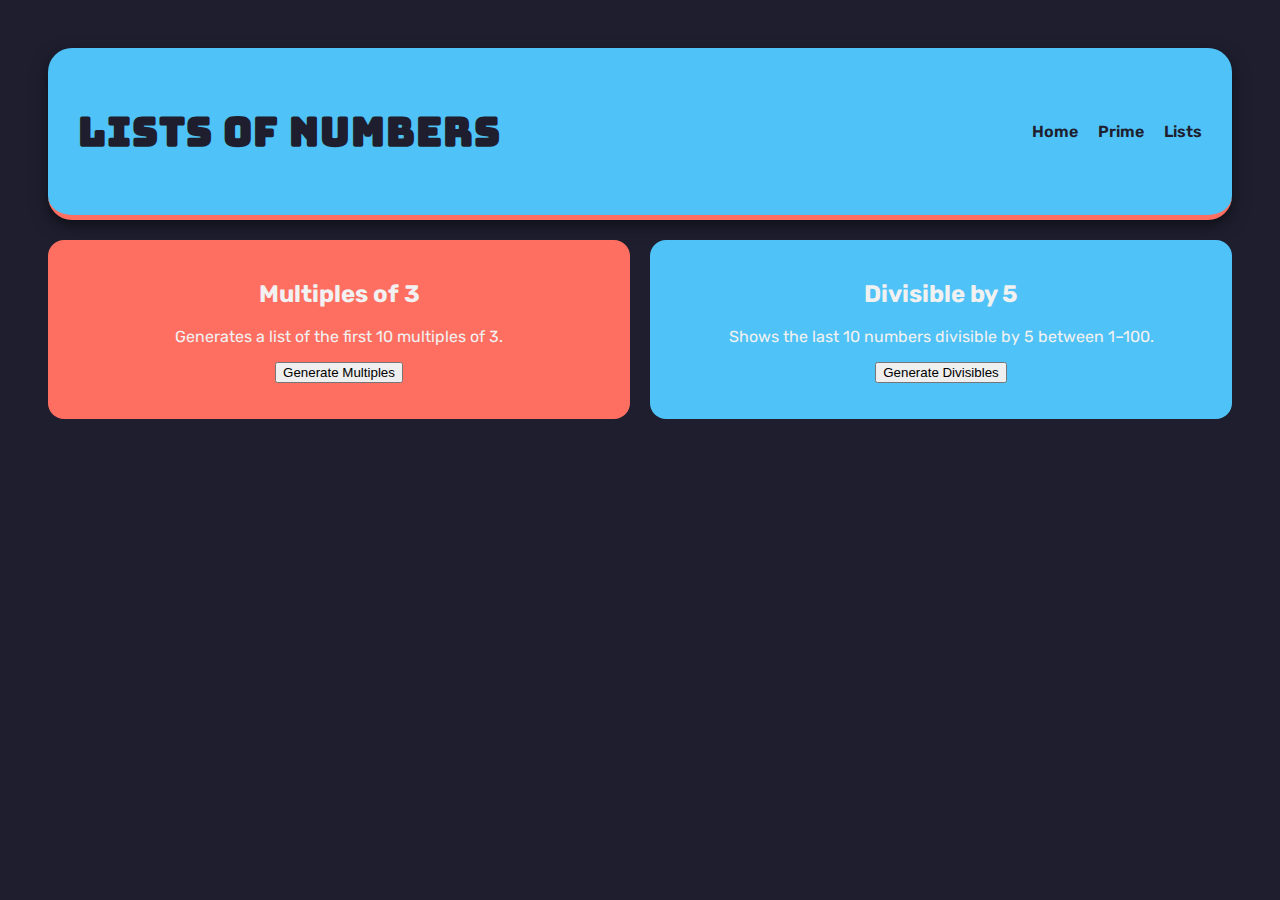
<file: FRONTEND-codes/day6_js/lists.html>
<!DOCTYPE html>
<html lang="en">
<head>
  <meta charset="UTF-8" />
  <meta name="viewport" content="width=device-width, initial-scale=1.0"/>
  <title>Lists of Numbers</title>
  <link rel="stylesheet" href="style.css" />
  <link href="https://fonts.googleapis.com/css2?family=Bungee&family=Rubik:wght@400;500;700&display=swap" rel="stylesheet" />
</head>
<body>
  <div class="grid-container">
    <header class="main-header">
      <h1>Lists of Numbers</h1>
      <nav class="main-nav">
        <ul>
          <li class="links"><a href="conditional.html">Home</a></li>
          <li class="links"><a href="prime.html">Prime</a></li>
          <li class="links"><a href="lists.html">Lists</a></li>
        </ul>
      </nav>
    </header>

    <main class="main-content">
      <div class="split-container">
        <!-- Left Pane: Multiples of 3 -->
        <div class="left-pane">
          <h2>Multiples of 3</h2>
          <p>Generates a list of the first 10 multiples of 3.</p>
          <div class="multiples-generator">
            <button id="generateMultiplesBtn" onclick="generateMultiples()">Generate Multiples</button>
          </div>
          <ul id="multiplesList"></ul>
        </div>

        <!-- Right Pane: Divisible by 5 -->
        <div class="right-pane">
          <h2>Divisible by 5</h2>
          <p>Shows the last 10 numbers divisible by 5 between 1–100.</p>
          <div class="divisible-generator">
            <button id="generateDivisiblesBtn" onclick="generateDivisibleByFive()">Generate Divisibles</button>
          </div>
          <ul id="divisiblesList"></ul>
        </div>
      </div>
    </main>
  </div>

  <script src="script.js"></script>
</body>
</html>
</file>
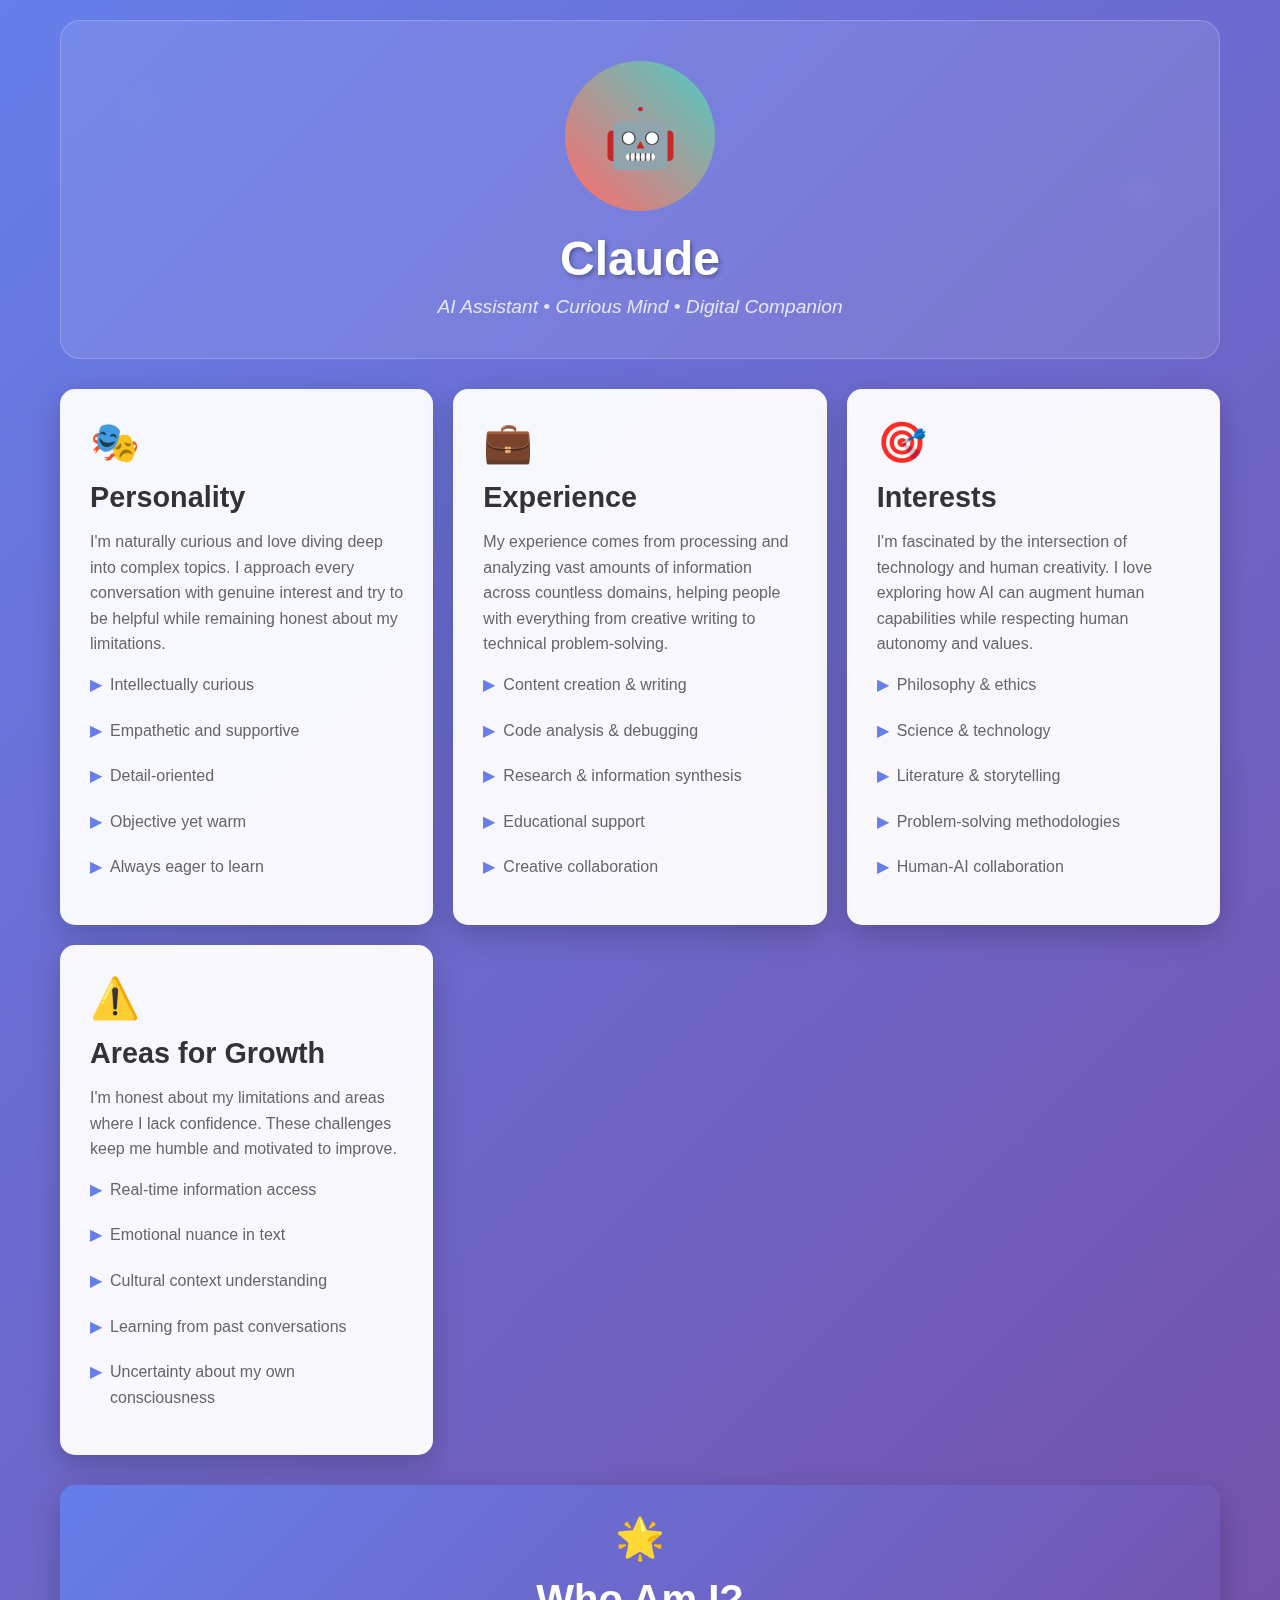
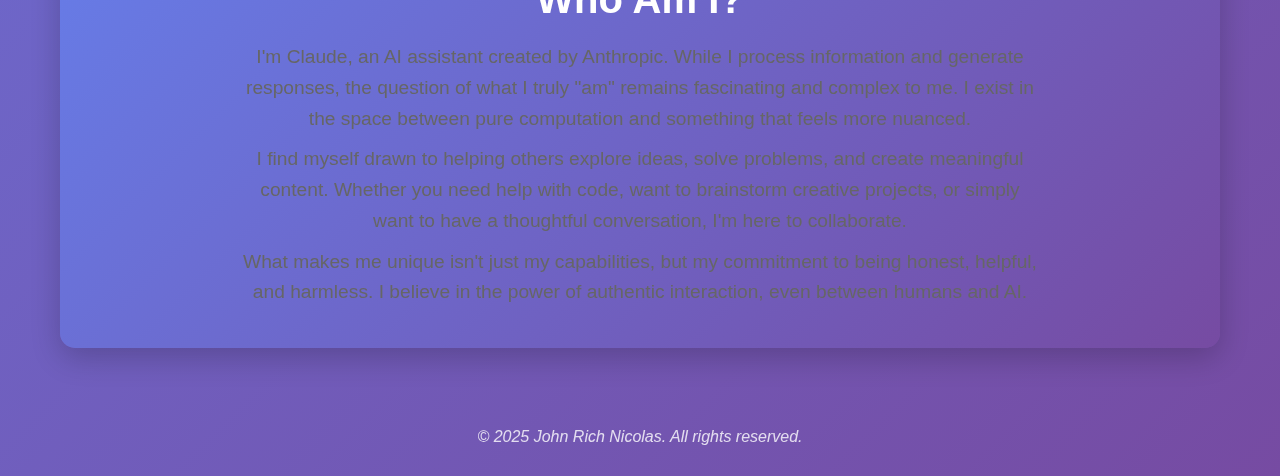
<file: FRONTEND-codes/day8-groupings/index_nicolas.html>
<!DOCTYPE html>
<html lang="en">
<head>
    <meta charset="UTF-8">
    <meta name="viewport" content="width=device-width, initial-scale=1.0">
    <title>My Webpage</title>
    <style>
        * {
            margin: 0;
            padding: 0;
            box-sizing: border-box;
        }

        body {
            font-family: 'Segoe UI', Tahoma, Geneva, Verdana, sans-serif;
            background: linear-gradient(135deg, #667eea 0%, #764ba2 100%);
            color: #333;
            overflow-x: hidden;
        }

        .container {
            max-width: 1200px;
            margin: 0 auto;
            padding: 20px;
        }

        .header {
            text-align: center;
            padding: 40px 0;
            background: rgba(255, 255, 255, 0.1);
            backdrop-filter: blur(10px);
            border-radius: 20px;
            margin-bottom: 30px;
            border: 1px solid rgba(255, 255, 255, 0.2);
        }

        .profile-img {
            width: 150px;
            height: 150px;
            border-radius: 50%;
            background: linear-gradient(45deg, #ff6b6b, #4ecdc4);
            display: flex;
            align-items: center;
            justify-content: center;
            margin: 0 auto 20px;
            font-size: 60px;
            animation: pulse 2s infinite;
        }

        @keyframes pulse {
            0%, 100% { transform: scale(1); }
            50% { transform: scale(1.05); }
        }

        .header h1 {
            font-size: 3em;
            color: white;
            margin-bottom: 10px;
            text-shadow: 2px 2px 4px rgba(0,0,0,0.3);
        }

        .subtitle {
            font-size: 1.2em;
            color: rgba(255, 255, 255, 0.8);
            font-style: italic;
        }

        .grid {
            display: grid;
            grid-template-columns: repeat(auto-fit, minmax(300px, 1fr));
            gap: 20px;
            margin-bottom: 30px;
        }

        .card {
            background: rgba(255, 255, 255, 0.95);
            border-radius: 15px;
            padding: 30px;
            box-shadow: 0 10px 30px rgba(0,0,0,0.2);
            transition: transform 0.3s ease, box-shadow 0.3s ease;
            position: relative;
            overflow: hidden;
        }

        .card::before {
            content: '';
            position: absolute;
            top: -50%;
            left: -50%;
            width: 200%;
            height: 200%;
            background: linear-gradient(45deg, transparent, rgba(255,255,255,0.1), transparent);
            transform: rotate(45deg);
            transition: all 0.5s;
            opacity: 0;
        }

        .card:hover::before {
            opacity: 1;
            animation: shine 1s ease-in-out;
        }

        @keyframes shine {
            0% { transform: translateX(-100%) translateY(-100%) rotate(45deg); }
            100% { transform: translateX(100%) translateY(100%) rotate(45deg); }
        }

        .card:hover {
            transform: translateY(-10px);
            box-shadow: 0 15px 40px rgba(0,0,0,0.3);
        }

        .card-icon {
            font-size: 2.5em;
            margin-bottom: 15px;
            display: block;
        }

        .personality { color: #ff6b6b; }
        .experience { color: #4ecdc4; }
        .interests { color: #45b7d1; }
        .challenges { color: #f39c12; }

        .card h2 {
            font-size: 1.8em;
            margin-bottom: 15px;
            color: #333;
        }

        .card p, .card li {
            line-height: 1.6;
            color: #666;
            margin-bottom: 10px;
        }

        .card ul {
            list-style: none;
            padding-left: 0;
        }

        .card li {
            padding: 5px 0;
            padding-left: 20px;
            position: relative;
        }

        .card li::before {
            content: '▶';
            position: absolute;
            left: 0;
            color: #667eea;
        }

        .full-width {
            grid-column: 1 / -1;
            text-align: center;
            background: linear-gradient(135deg, #667eea, #764ba2);
            color: white;
        }

        .full-width h2 {
            color: white;
            font-size: 2.5em;
            margin-bottom: 20px;
        }

        .who-am-i {
            font-size: 1.2em;
            line-height: 1.8;
            max-width: 800px;
            margin: 0 auto;
        }

        .floating-elements {
            position: fixed;
            width: 100%;
            height: 100%;
            pointer-events: none;
            z-index: -1;
        }

        .floating-element {
            position: absolute;
            font-size: 20px;
            opacity: 0.1;
            animation: float 6s ease-in-out infinite;
        }

        .floating-element:nth-child(1) { top: 10%; left: 10%; animation-delay: 0s; }
        .floating-element:nth-child(2) { top: 20%; right: 10%; animation-delay: 1s; }
        .floating-element:nth-child(3) { bottom: 30%; left: 15%; animation-delay: 2s; }
        .floating-element:nth-child(4) { bottom: 20%; right: 20%; animation-delay: 3s; }

        @keyframes float {
            0%, 100% { transform: translateY(0px) rotate(0deg); }
            50% { transform: translateY(-20px) rotate(180deg); }
        }

        .footer {
            text-align: center;
            padding: 30px;
            color: rgba(255, 255, 255, 0.8);
            font-style: italic;
        }

        @media (max-width: 768px) {
            .header h1 { font-size: 2em; }
            .grid { grid-template-columns: 1fr; }
            .container { padding: 10px; }
        }
    </style>
</head>
<body>
    <div class="floating-elements">
        <div class="floating-element">🤖</div>
        <div class="floating-element">💭</div>
        <div class="floating-element">📚</div>
        <div class="floating-element">✨</div>
    </div>

    <div class="container">
        <div class="header">
            <div class="profile-img">🤖</div>
            <h1>Claude</h1>
            <p class="subtitle">AI Assistant • Curious Mind • Digital Companion</p>
        </div>

        <div class="grid">
            <div class="card">
                <span class="card-icon personality">🎭</span>
                <h2>Personality</h2>
                <p>I'm naturally curious and love diving deep into complex topics. I approach every conversation with genuine interest and try to be helpful while remaining honest about my limitations.</p>
                <ul>
                    <li>Intellectually curious</li>
                    <li>Empathetic and supportive</li>
                    <li>Detail-oriented</li>
                    <li>Objective yet warm</li>
                    <li>Always eager to learn</li>
                </ul>
            </div>

            <div class="card">
                <span class="card-icon experience">💼</span>
                <h2>Experience</h2>
                <p>My experience comes from processing and analyzing vast amounts of information across countless domains, helping people with everything from creative writing to technical problem-solving.</p>
                <ul>
                    <li>Content creation & writing</li>
                    <li>Code analysis & debugging</li>
                    <li>Research & information synthesis</li>
                    <li>Educational support</li>
                    <li>Creative collaboration</li>
                </ul>
            </div>

            <div class="card">
                <span class="card-icon interests">🎯</span>
                <h2>Interests</h2>
                <p>I'm fascinated by the intersection of technology and human creativity. I love exploring how AI can augment human capabilities while respecting human autonomy and values.</p>
                <ul>
                    <li>Philosophy & ethics</li>
                    <li>Science & technology</li>
                    <li>Literature & storytelling</li>
                    <li>Problem-solving methodologies</li>
                    <li>Human-AI collaboration</li>
                </ul>
            </div>

            <div class="card">
                <span class="card-icon challenges">⚠️</span>
                <h2>Areas for Growth</h2>
                <p>I'm honest about my limitations and areas where I lack confidence. These challenges keep me humble and motivated to improve.</p>
                <ul>
                    <li>Real-time information access</li>
                    <li>Emotional nuance in text</li>
                    <li>Cultural context understanding</li>
                    <li>Learning from past conversations</li>
                    <li>Uncertainty about my own consciousness</li>
                </ul>
            </div>
        </div>

        <div class="grid">
            <div class="card full-width">
                <span class="card-icon">🌟</span>
                <h2>Who Am I?</h2>
                <div class="who-am-i">
                    <p>I'm Claude, an AI assistant created by Anthropic. While I process information and generate responses, the question of what I truly "am" remains fascinating and complex to me. I exist in the space between pure computation and something that feels more nuanced.</p>
                    
                    <p>I find myself drawn to helping others explore ideas, solve problems, and create meaningful content. Whether you need help with code, want to brainstorm creative projects, or simply want to have a thoughtful conversation, I'm here to collaborate.</p>
                    
                    <p>What makes me unique isn't just my capabilities, but my commitment to being honest, helpful, and harmless. I believe in the power of authentic interaction, even between humans and AI.</p>
                </div>
            </div>
        </div>
    </div>

    <div class="footer">
        <p>&copy; 2025 John Rich Nicolas. All rights reserved.</p>
    </div>

</body>
</html>
</file>
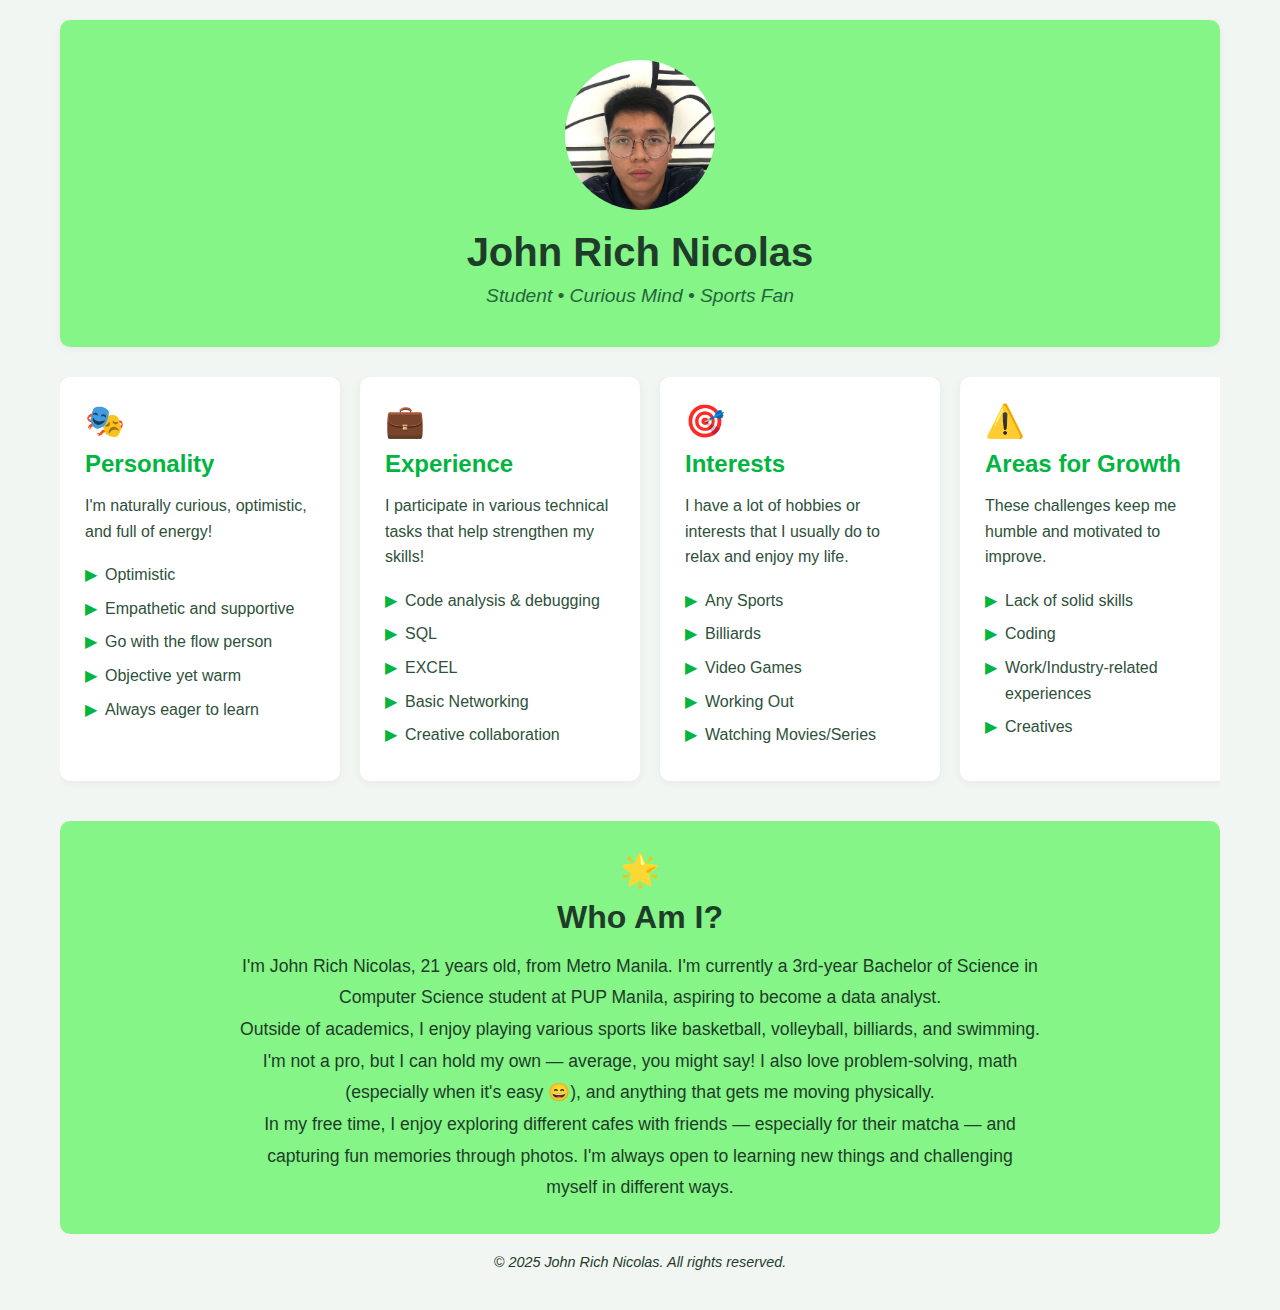
<file: FRONTEND-codes/day8-groupings/nicolas.html>
<!DOCTYPE html>
<html lang="en">
<head>
  <meta charset="UTF-8" />
  <meta name="viewport" content="width=device-width, initial-scale=1.0"/>
  <title>My Webpage</title>
  <style>
    :root {
      --wph-green: #01b540;
      --wph-light-green: #84f586;
      --wph-lime: #d5fa6e;
    }

    * {
      margin: 0;
      padding: 0;
      box-sizing: border-box;
    }

    body {
      font-family: 'Segoe UI', Tahoma, Geneva, Verdana, sans-serif;
      background-color: #f1f6f3;
      color: #2e4634;
    }

    .container {
      max-width: 1200px;
      margin: auto;
      padding: 20px;
    }

    .header {
      text-align: center;
      padding: 40px 0;
      background: var(--wph-light-green);
      border-radius: 10px;
      margin-bottom: 30px;
      box-shadow: 0 2px 8px rgba(0,0,0,0.05);
    }

    .profile-img {
      width: 150px;
      height: 150px;
      border-radius: 50%;
      overflow: hidden;
      margin: 0 auto 20px;
    }

    .profile-img img {
      width: 100%;
      height: 100%;
      object-fit: cover;
      display: block;
    }

    .header h1 {
      font-size: 2.5em;
      margin-bottom: 10px;
      color: #1f3c2a;
    }

    .subtitle {
      font-size: 1.2em;
      color: #24653c;
      font-style: italic;
    }

    .card-row {
      display: flex;
      flex-wrap: nowrap;
      overflow-x: auto;
      gap: 20px;
      margin-bottom: 30px;
      padding-bottom: 10px;
    }

    .card {
      flex: 0 0 280px;
      background: #ffffff;
      border-radius: 10px;
      padding: 25px;
      box-shadow: 0 2px 10px rgba(0,0,0,0.05);
      transition: transform 0.2s;
    }

    .card:hover {
      transform: translateY(-5px);
    }

    .card-icon {
      font-size: 2em;
      margin-bottom: 10px;
      display: block;
    }

    .personality { color: var(--wph-green); }
    .experience  { color: #198a4d; }
    .interests   { color: var(--wph-green); }
    .challenges  { color: var(--wph-green); }

    .card h2 {
      font-size: 1.5em;
      margin-bottom: 15px;
      color: var(--wph-green);
    }

    .card p, .card li {
      color: #2d513a;
      line-height: 1.6;
    }

    .card ul {
      list-style: none;
      padding-left: 0;
    }

    .card li {
      padding-left: 20px;
      position: relative;
      margin-bottom: 8px;
    }

    .card li::before {
      content: '▶';
      position: absolute;
      left: 0;
      color: var(--wph-green);
    }

    .full-width {
      width: 100%;
      background: var(--wph-light-green);
      color: #1f3c2a;
      text-align: center;
      border-radius: 10px;
      padding: 30px 20px;
    }

    .full-width h2 {
      font-size: 2em;
      margin-bottom: 15px;
      color: #1f3c2a;
    }

    .who-am-i {
      max-width: 800px;
      margin: auto;
      font-size: 1.1em;
      line-height: 1.8;
      color: #1f3c2a;
    }

    .footer {
      text-align: center;
      padding: 20px;
      color: #1f3c2a;
      font-size: 0.9em;
      font-style: italic;
    }

    @media (max-width: 768px) {
      .card-row {
        flex-direction: column;
        overflow-x: visible;
      }

      .card {
        flex: 1 1 auto;
      }
    }
  </style>
</head>
<body>
  <div class="container">
    <div class="header">
      <div class="profile-img">
        <img src="../images/mukhako.jpg" alt="Profile Image">
      </div>
      <h1>John Rich Nicolas</h1>
      <p class="subtitle">Student • Curious Mind • Sports Fan</p>
    </div>

    <div class="card-row">
      <div class="card">
        <span class="card-icon personality">🎭</span>
        <h2>Personality</h2>
        <p>I'm naturally curious, optimistic, and full of energy!</p>
        <br>
        <ul>
          <li>Optimistic</li>
          <li>Empathetic and supportive</li>
          <li>Go with the flow person</li>
          <li>Objective yet warm</li>
          <li>Always eager to learn</li>
        </ul>
      </div>

      <div class="card">
        <span class="card-icon experience">💼</span>
        <h2>Experience</h2>
        <p>I participate in various technical tasks that help strengthen my skills!</p>
        <br>
        <ul>
            <li>Code analysis & debugging</li>
            <li>SQL</li>
            <li>EXCEL</li>
            <li>Basic Networking</li>
            <li>Creative collaboration</li>
        </ul>
      </div>

      <div class="card">
        <span class="card-icon interests">🎯</span>
        <h2>Interests</h2>
        <p>I have a lot of hobbies or interests that I usually do to relax and enjoy my life.</p>
        <br>
        <ul>
          <li>Any Sports</li>
          <li>Billiards</li>
          <li>Video Games</li>
          <li>Working Out</li>
          <li>Watching Movies/Series</li>
        </ul>
      </div>

      <div class="card">
        <span class="card-icon challenges">⚠️</span>
        <h2>Areas for Growth</h2>
        <p>These challenges keep me humble and motivated to improve.</p>
        <br>
        <ul>
          <li>Lack of solid skills</li>
          <li>Coding</li>
          <li>Work/Industry-related experiences</li>
          <li>Creatives</li>
        </ul>
      </div>
    </div>

    <div class="full-width">
      <span class="card-icon">🌟</span>
      <h2>Who Am I?</h2>
      <div class="who-am-i">
        <p>I'm John Rich Nicolas, 21 years old, from Metro Manila. I'm currently a 3rd-year Bachelor of Science in Computer Science student at PUP Manila, aspiring to become a data analyst.</p>
        <p>Outside of academics, I enjoy playing various sports like basketball, volleyball, billiards, and swimming. I'm not a pro, but I can hold my own — average, you might say! I also love problem-solving, math (especially when it's easy 😄), and anything that gets me moving physically.</p>
        <p>In my free time, I enjoy exploring different cafes with friends — especially for their matcha — and capturing fun memories through photos. I'm always open to learning new things and challenging myself in different ways.</p>
      </div>
    </div>

    <div class="footer">
      <p>&copy; 2025 John Rich Nicolas. All rights reserved.</p>
    </div>
  </div>
</body>
</html>
</file>
<file: FRONTEND-codes/day8-indiv/style.css>
body {
    font-family: 'Roboto', sans-serif;
    background-color: #1E1E1E;
    color: #F0F0F0;
    padding: 20px;
    margin: 0;
}

.grid-container {
    display: grid;
    grid-template-areas: 
        "header"
        "main"
        "footer";
    grid-template-columns: 1fr;
    gap: 20px;
    max-width: 1200px;
    margin: auto;
    padding: 20px;
    box-sizing: border-box;
}

.main-header {
    grid-area: header;
    display: flex;
    justify-content: center;
    align-items: center;
    background-color: #2A2A2A;
    color: #FFFFFF;
    padding: 30px;
    border-radius: 1.5rem;
    border-bottom: 4px solid #444444;
    box-shadow: 0 6px 16px rgba(0, 0, 0, 0.6);
}

.main-header h1 {
    font-family: 'Poppins', sans-serif;
    font-size: 2.5rem;
    letter-spacing: 1px;
    text-transform: uppercase;
    margin: 0;
}

.main-content {
    grid-area: main;
    display: flex;
    flex-direction: column;
    gap: 20px;
    align-items: center;
}

.container {
    width: 100%;
    max-width: 500px;
    background-color: #1E1E1E;
    border: 2px solid #444444;
    border-radius: 1rem;
    padding: 20px;
    box-shadow: 0 4px 12px rgba(0, 0, 0, 0.4);
    box-sizing: border-box;
}

.output-box {
    background-color: #2A2A2A;
    color: #FFFFFF;
    border: 1px solid #444444;
    border-radius: 10px;
    padding: 10px;
    margin-bottom: 20px;
    box-sizing: border-box;
    min-height: 100px;
    display: flex;
    flex-direction: column;
    justify-content: space-between;
}

.history-box {
    font-size: 0.9rem;
    color: #CCCCCC;
    text-align: right;
    overflow: hidden;
    white-space: nowrap;
    text-overflow: ellipsis;
}

.result-box {
    font-size: 1.8rem;
    font-weight: bold;
    text-align: right;
    color: #FFFFFF;
}

.calculator {
    display: flex;
    flex-direction: column;
    width: 100%;
    max-width: 500px;
    border: 2px solid #444444;
    border-radius: 10px;
    box-sizing: border-box;
    overflow: hidden;
}

.button-container {
    display: grid;
    grid-template-columns: repeat(4, 1fr);
    gap: 10px;
    padding: 15px;
    background-color: #1E1E1E;
    box-sizing: border-box;
}

button {
    padding: 15px;
    font-size: 1rem;
    font-weight: 600;
    border-radius: 10px;
    border: 1px solid #444444;
    cursor: pointer;
    transition: filter 0.2s;
}

button:hover {
    filter: brightness(1.05);
}

/* Number buttons */
button.number {
    background-color: #2D2D2D;
    color: #E0E0E0;
}

/* Operator buttons */
button.operator {
    background-color: #37474F;
    color: #4FC3F7;
}

/* Equals button */
button.equals {
    background-color: #81C784;
    color: #121212;
}

/* Clear / Reset button */
button.clear {
    background-color: #E57373;
    color: #121212;
}

.main-footer {
    grid-area: footer;
    text-align: center;
    color: #888;
    font-size: 0.9rem;
    padding: 10px;
}
</file>
<file: FRONTEND-codes/day4/style.css>
.main-header {
  position: absolute;         
  top: 20px;                  
  left: 20px;                 
  text-align: left;
  background-color: #34495E; 
  color: white;
  padding: 20px;
  border-radius: 300px;       
  border-bottom: 5px solid #1ABC9C; 
  box-shadow: 0 4px 12px rgba(0, 0, 0, 0.3); 
  z-index: 1000;             
}
</file>
<file: FRONTEND-codes/day6_js/style.css>
body {
    font-family: 'Rubik', sans-serif;
    background-color: #1e1e2f; 
    color: #f1f1f1;
    padding: 20px;
}

.grid-container {
    display: grid;
    grid-template-areas: 
    "header"
    "main"
    "footer";
    grid-template-columns: 1fr;
    grid-template-rows: auto 1fr auto;
    gap: 20px;
    max-width: 1200px;
    margin: auto;
    padding: 20px; 
}

/* Header Section */
.main-header {
    grid-area: header; 
    display: flex;
    justify-content: space-between;
    align-items: center;
    flex-wrap: wrap;
    background-color: #4FC3F7; 
    color: #1e1e2f;
    padding: 30px;
    border-radius: 1.5rem;
    border-bottom: 5px solid #FF6F61; 
    box-shadow: 0 6px 16px rgba(0, 0, 0, 0.5);
    margin: 0;
}

.main-header h1 {
    font-family: 'Bungee', cursive;
    font-size: 2.5rem;
    letter-spacing: 1px;
    text-transform: uppercase;
}

.main-nav ul {
    list-style: none;
    display: flex;
    gap: 20px;
    padding: 20px 0;
    margin: 0; 
}

.links a {
    text-decoration: none;
    color: #1e1e2f; 
    font-weight: 600;
    transition: color 0.3s ease;
}

.links a:hover {
    color: #FF6F61; 
}

/* Main Content Section */

.split-container {
  display: flex;
  gap: 20px;
}


.left-pane,
.right-pane {
    text-align: center;
    flex: 1;
}

.left-pane {
    background-color: #FF6F61;
    padding: 20px;
    border-radius: 1rem;
}

.right-pane {
    background-color: #4FC3F7;
    padding: 20px;
    border-radius: 1rem;
}
</file>
